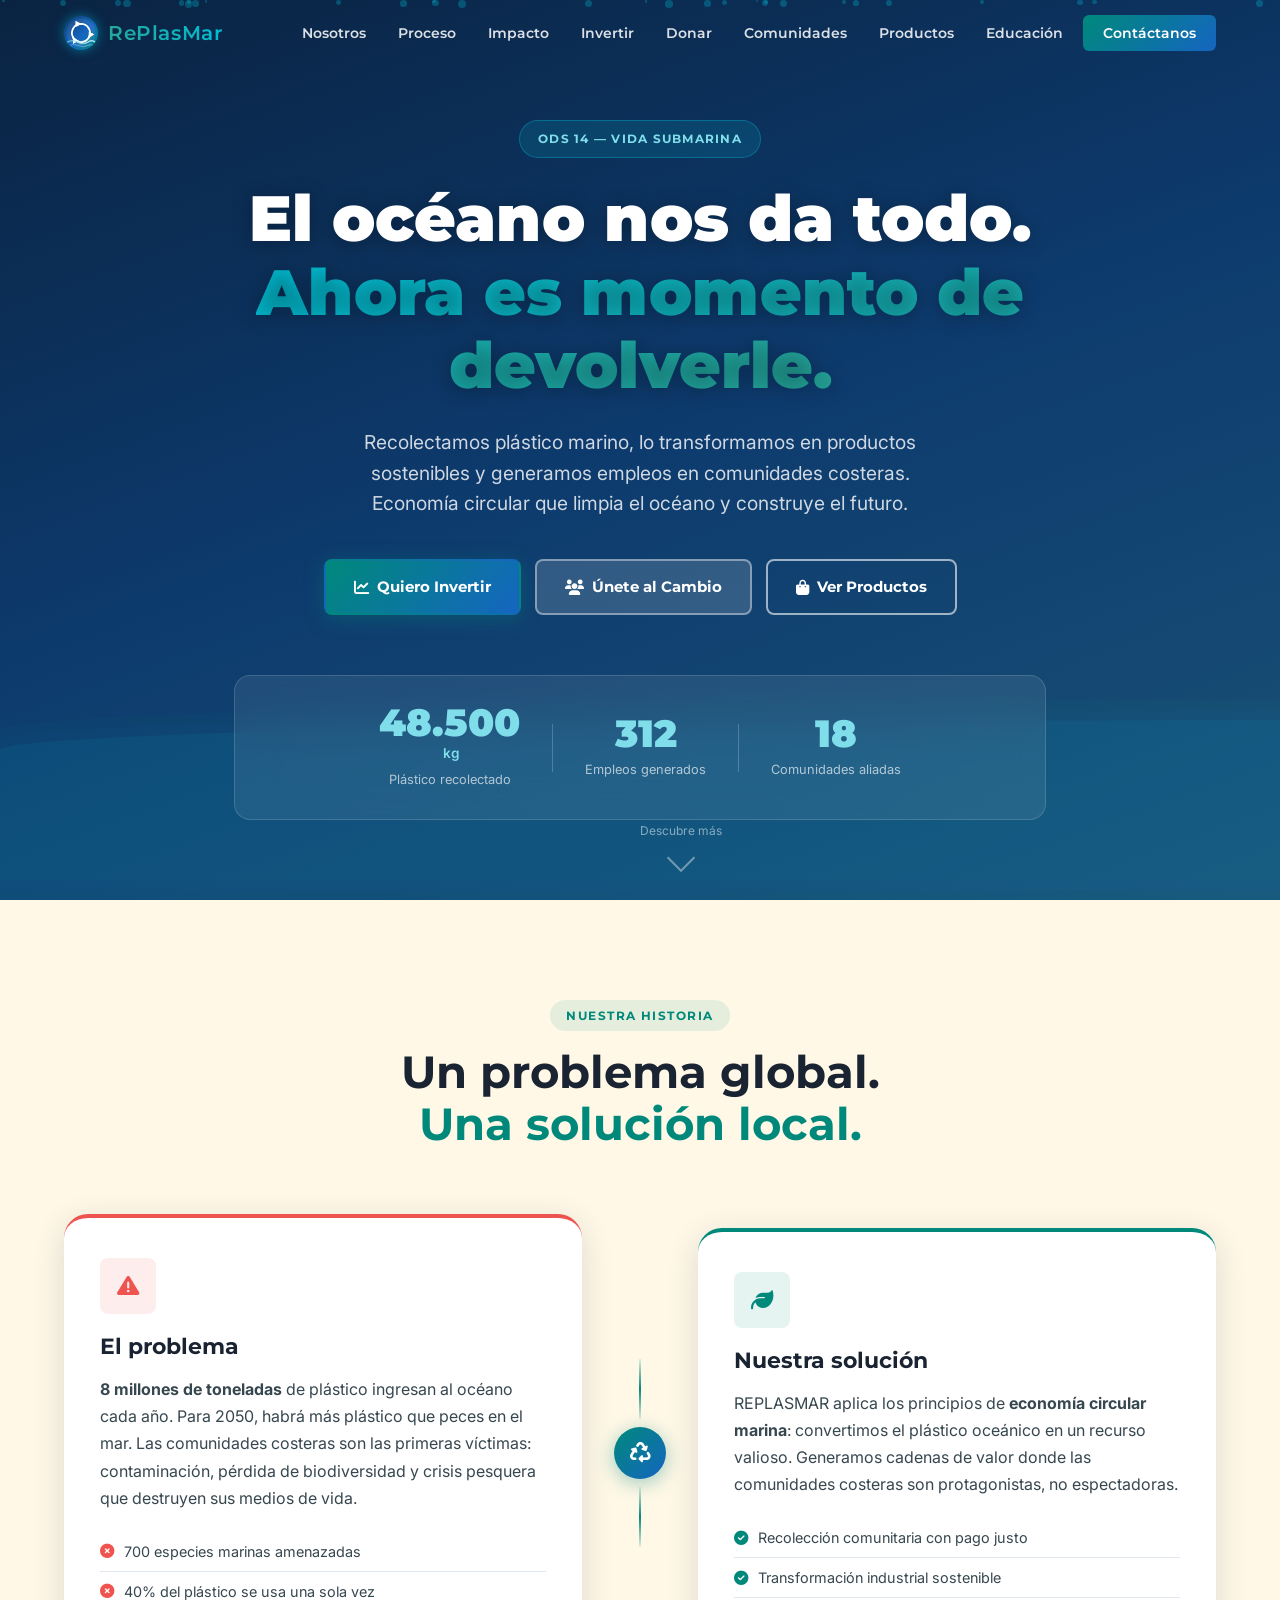
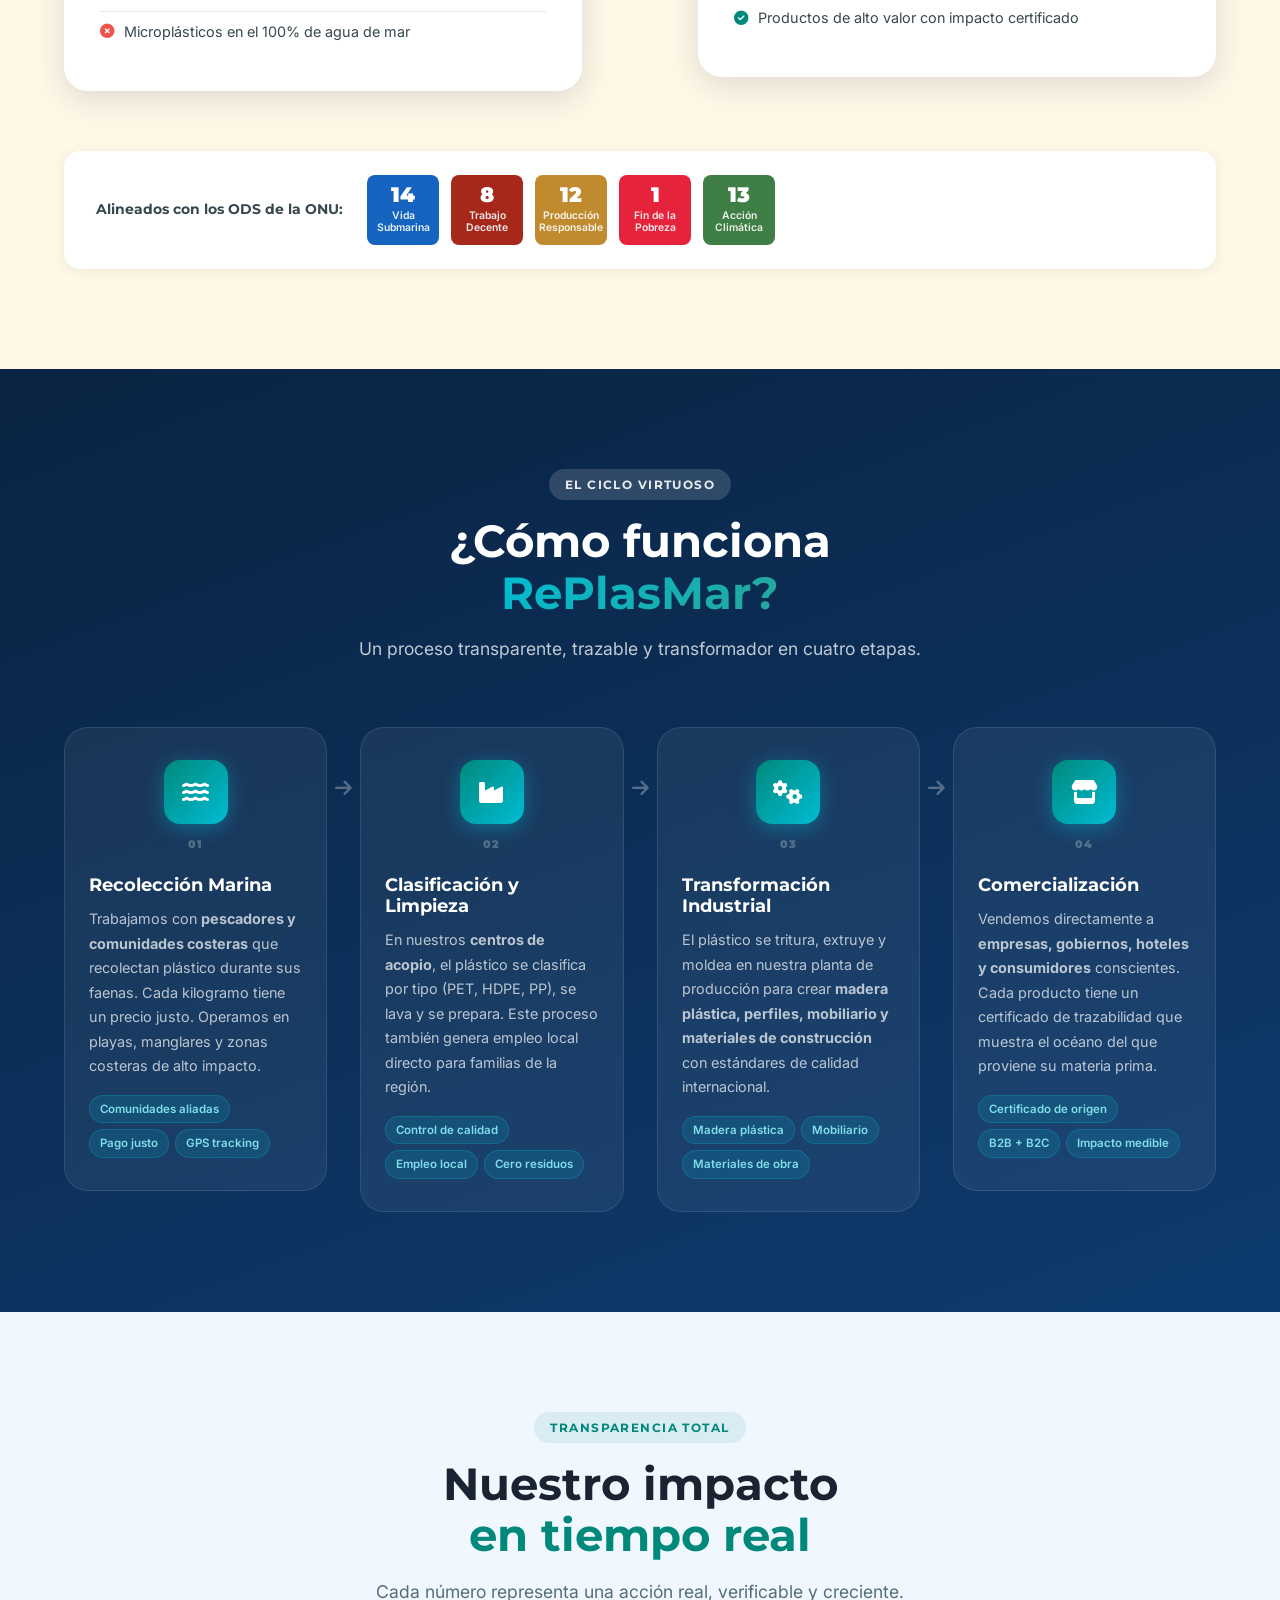
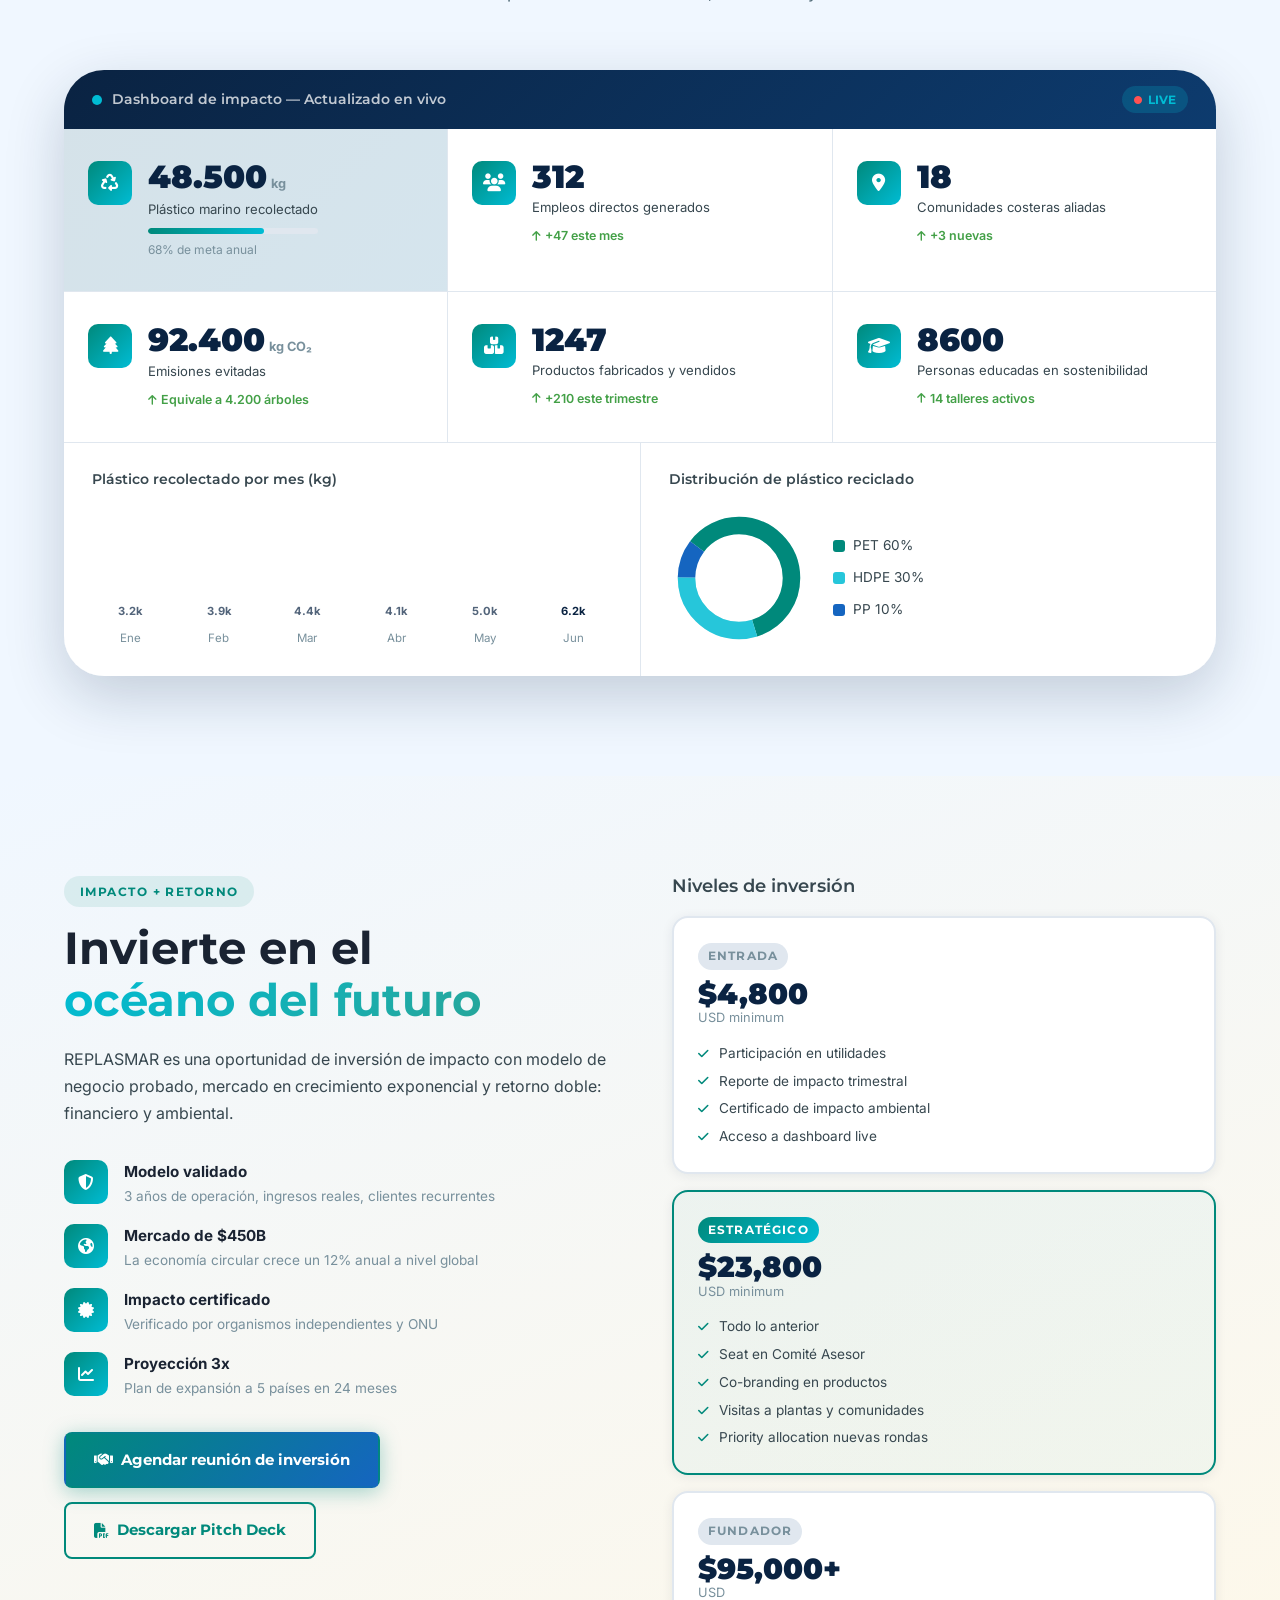
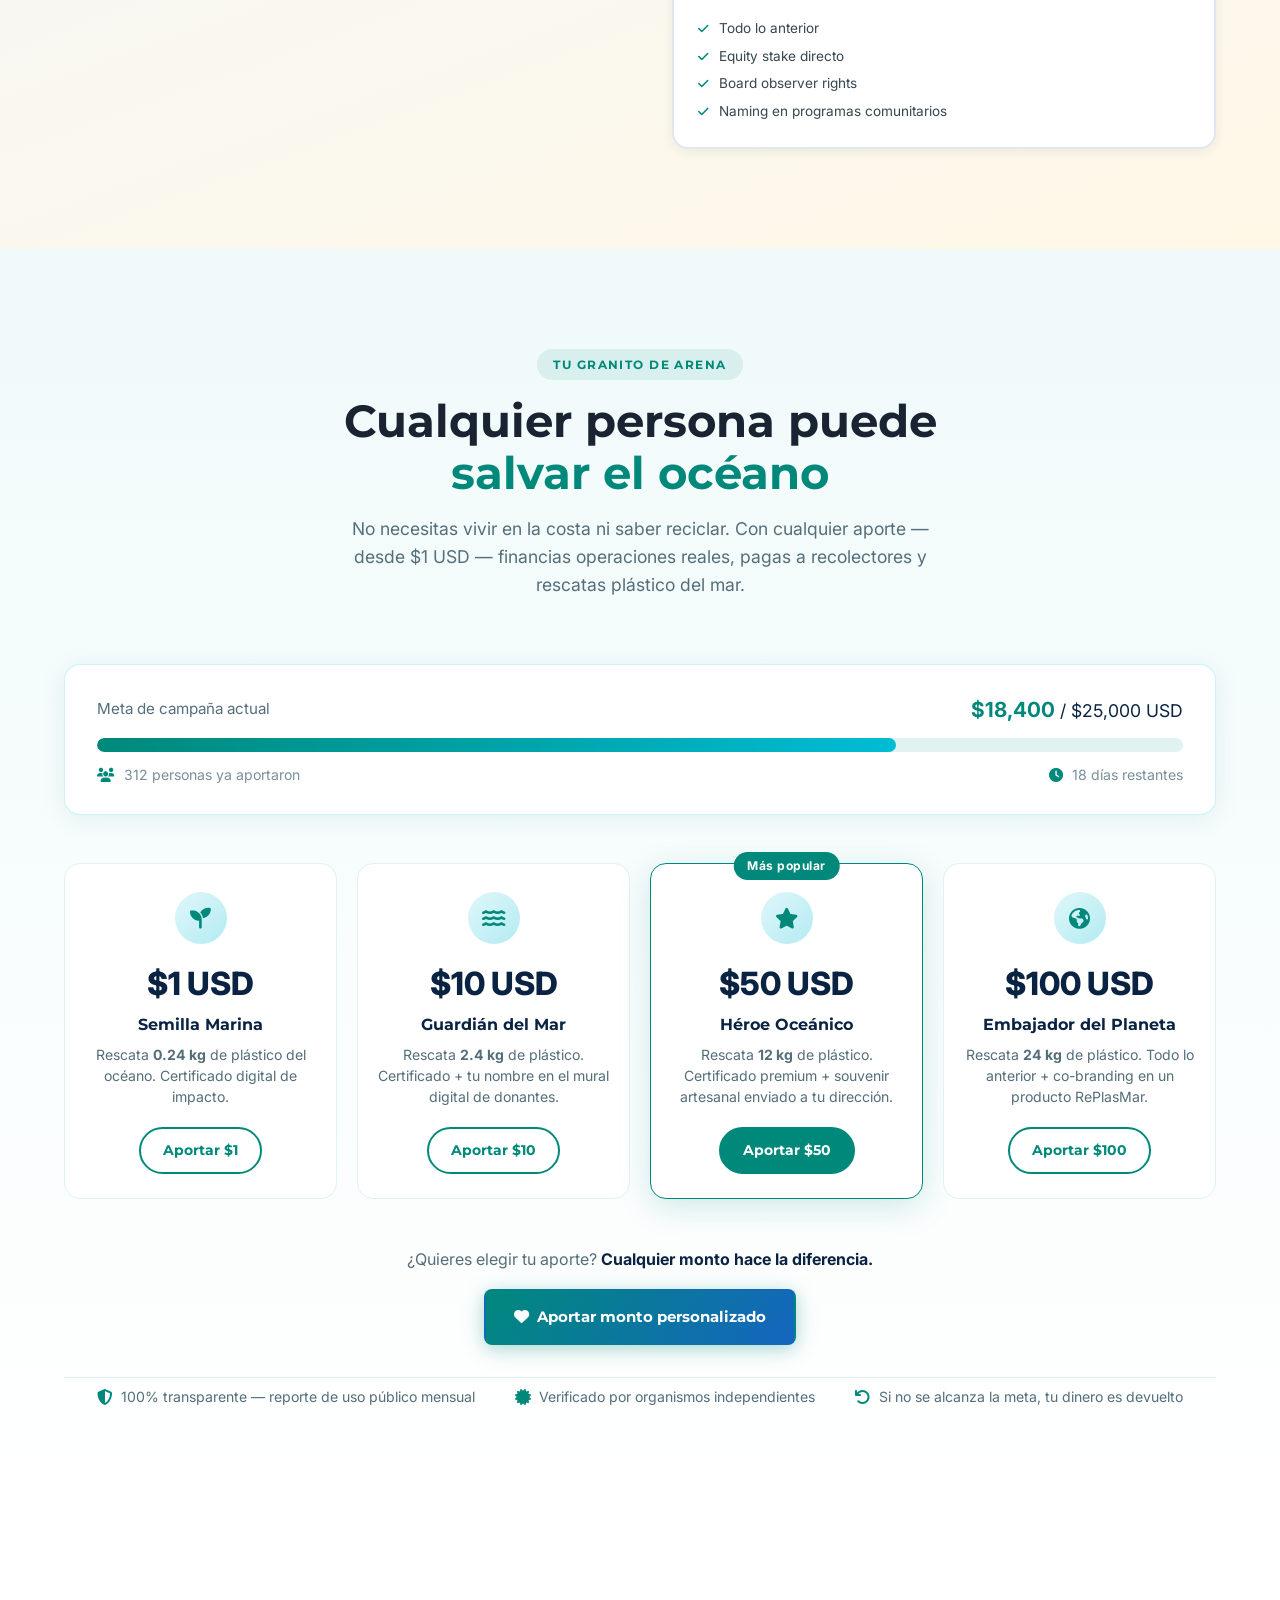
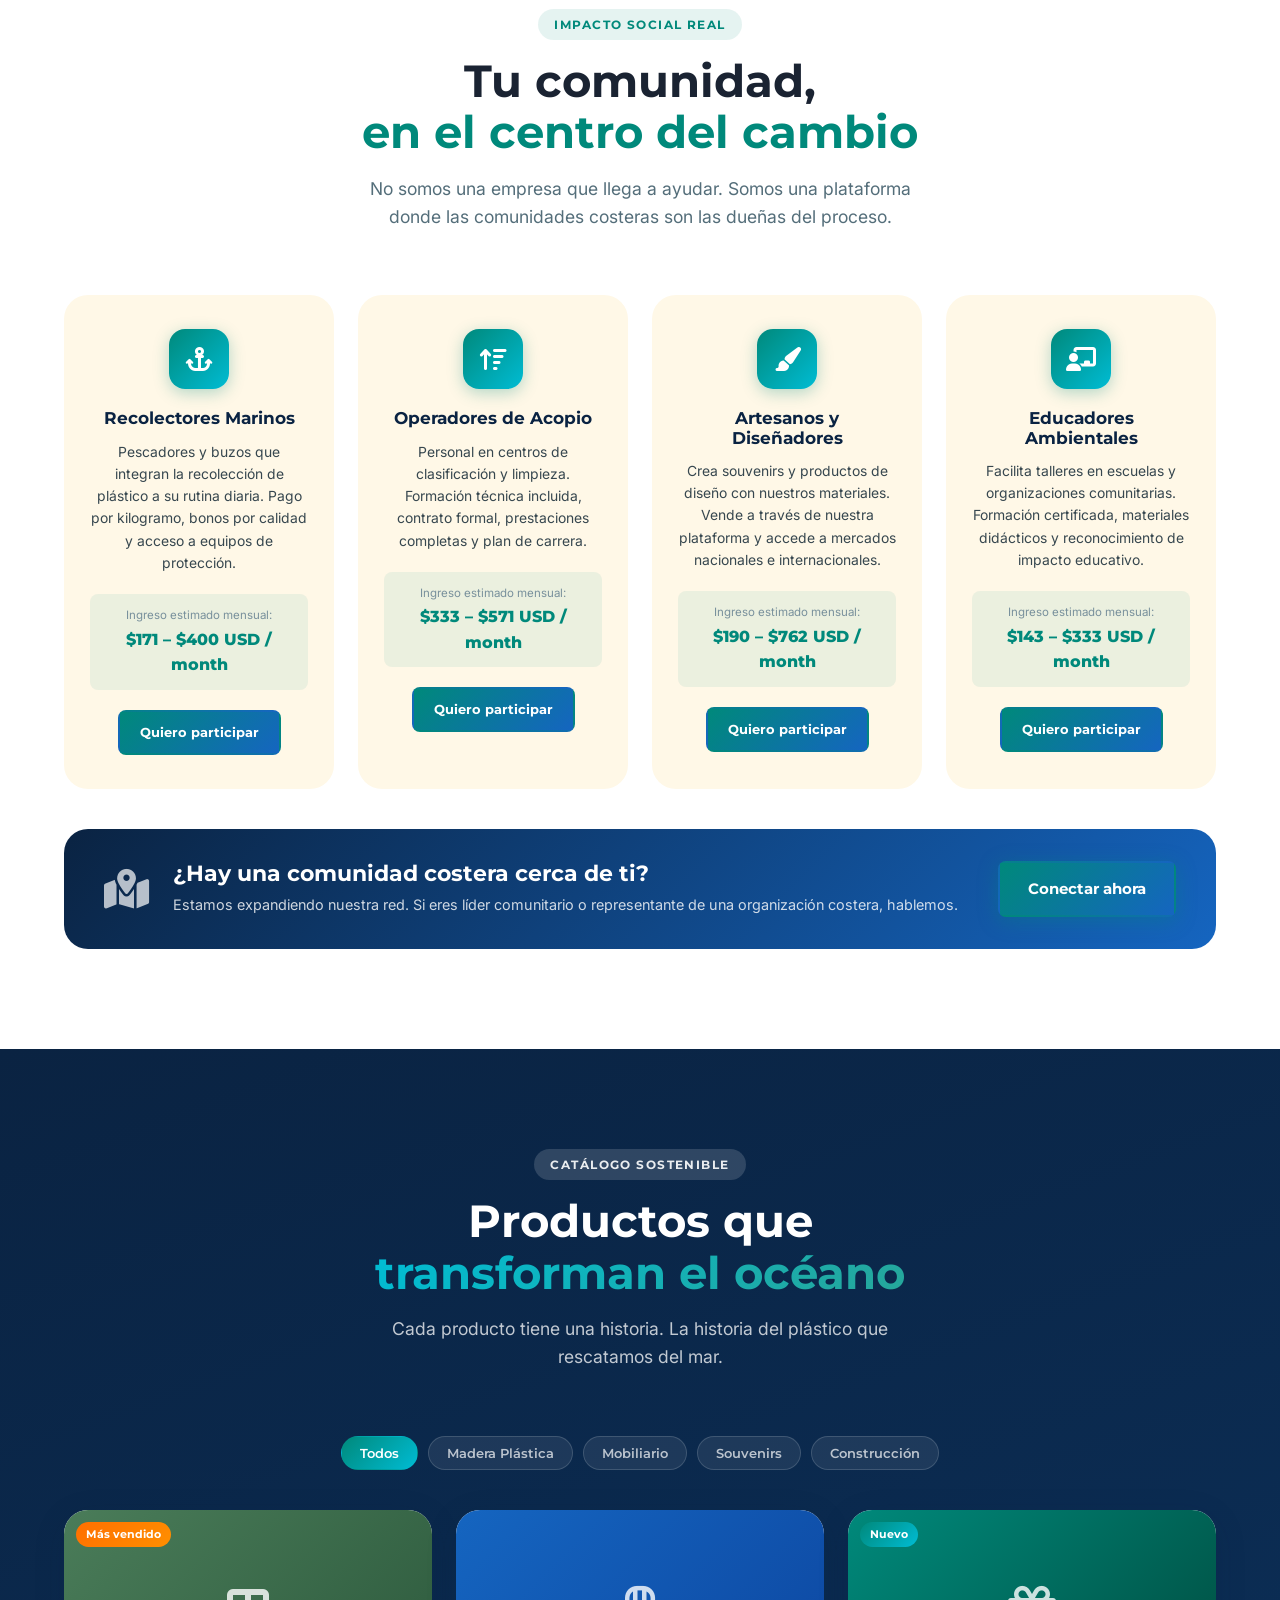
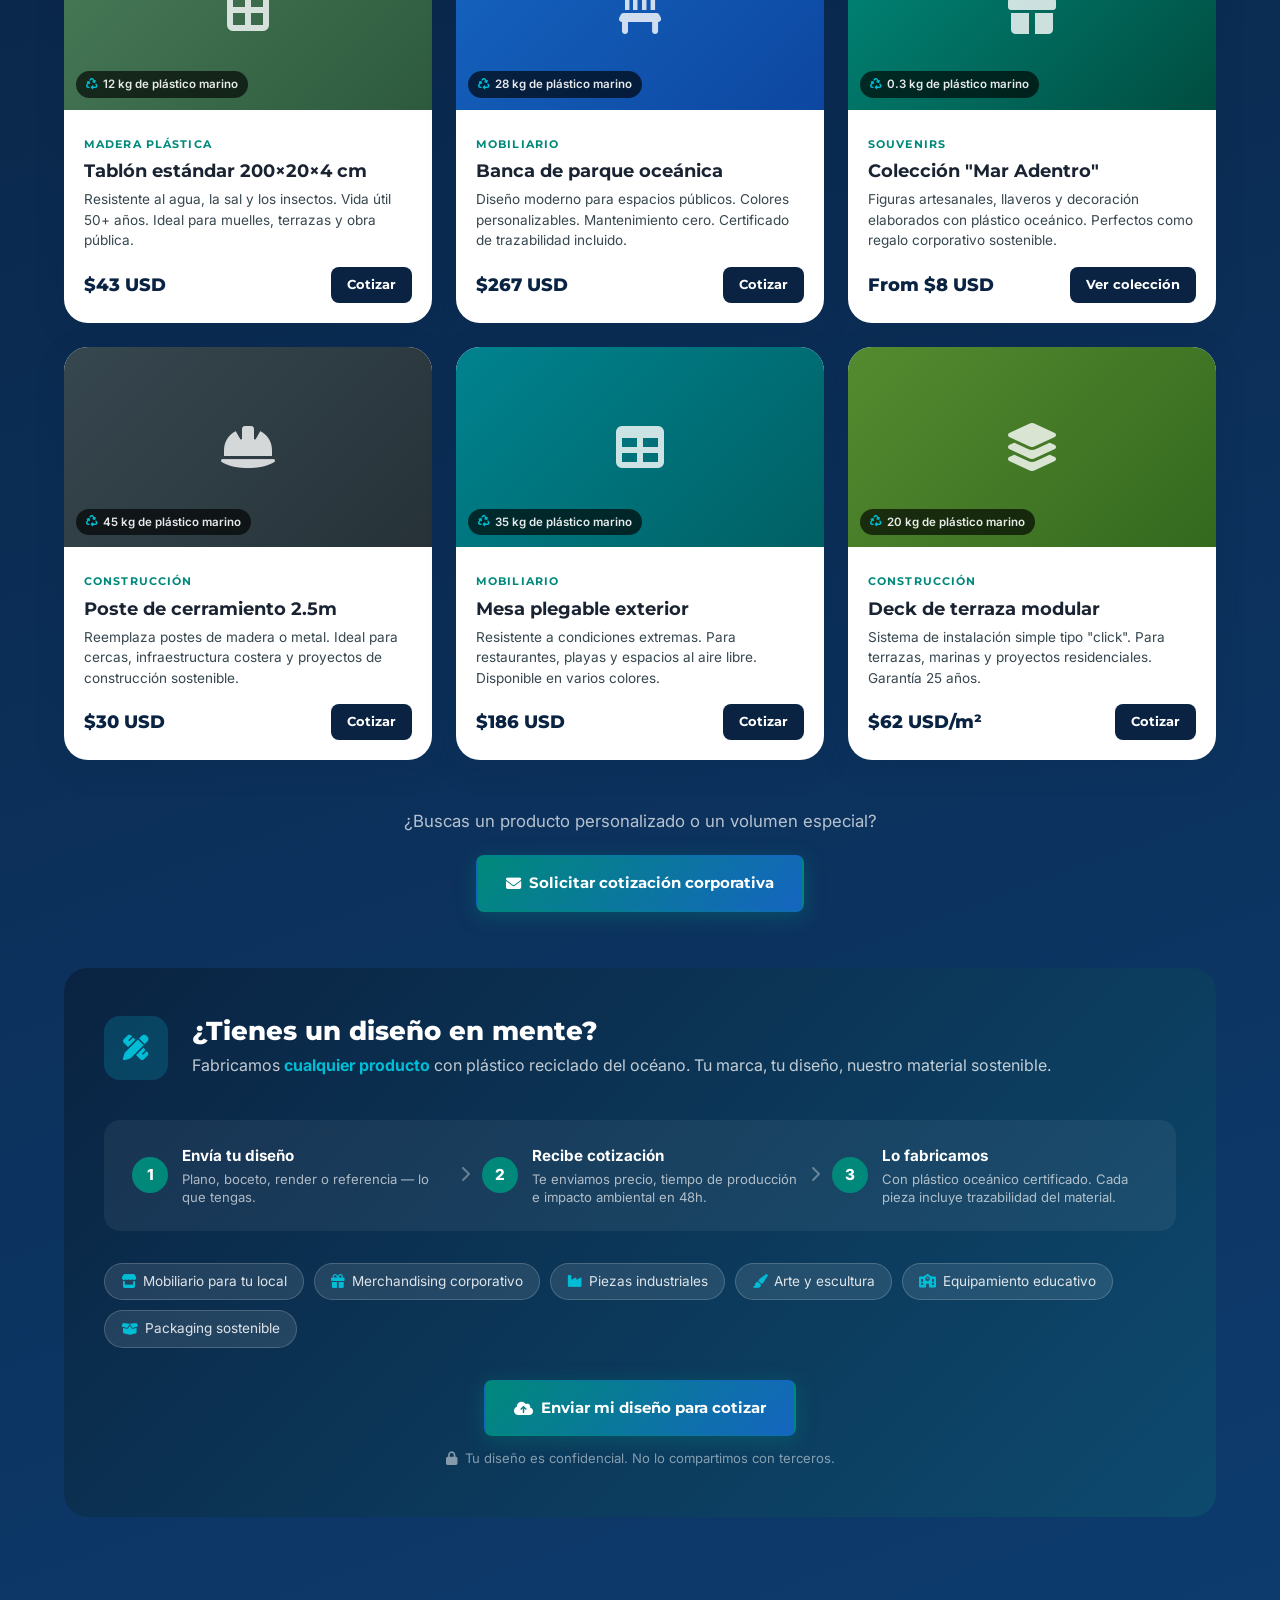
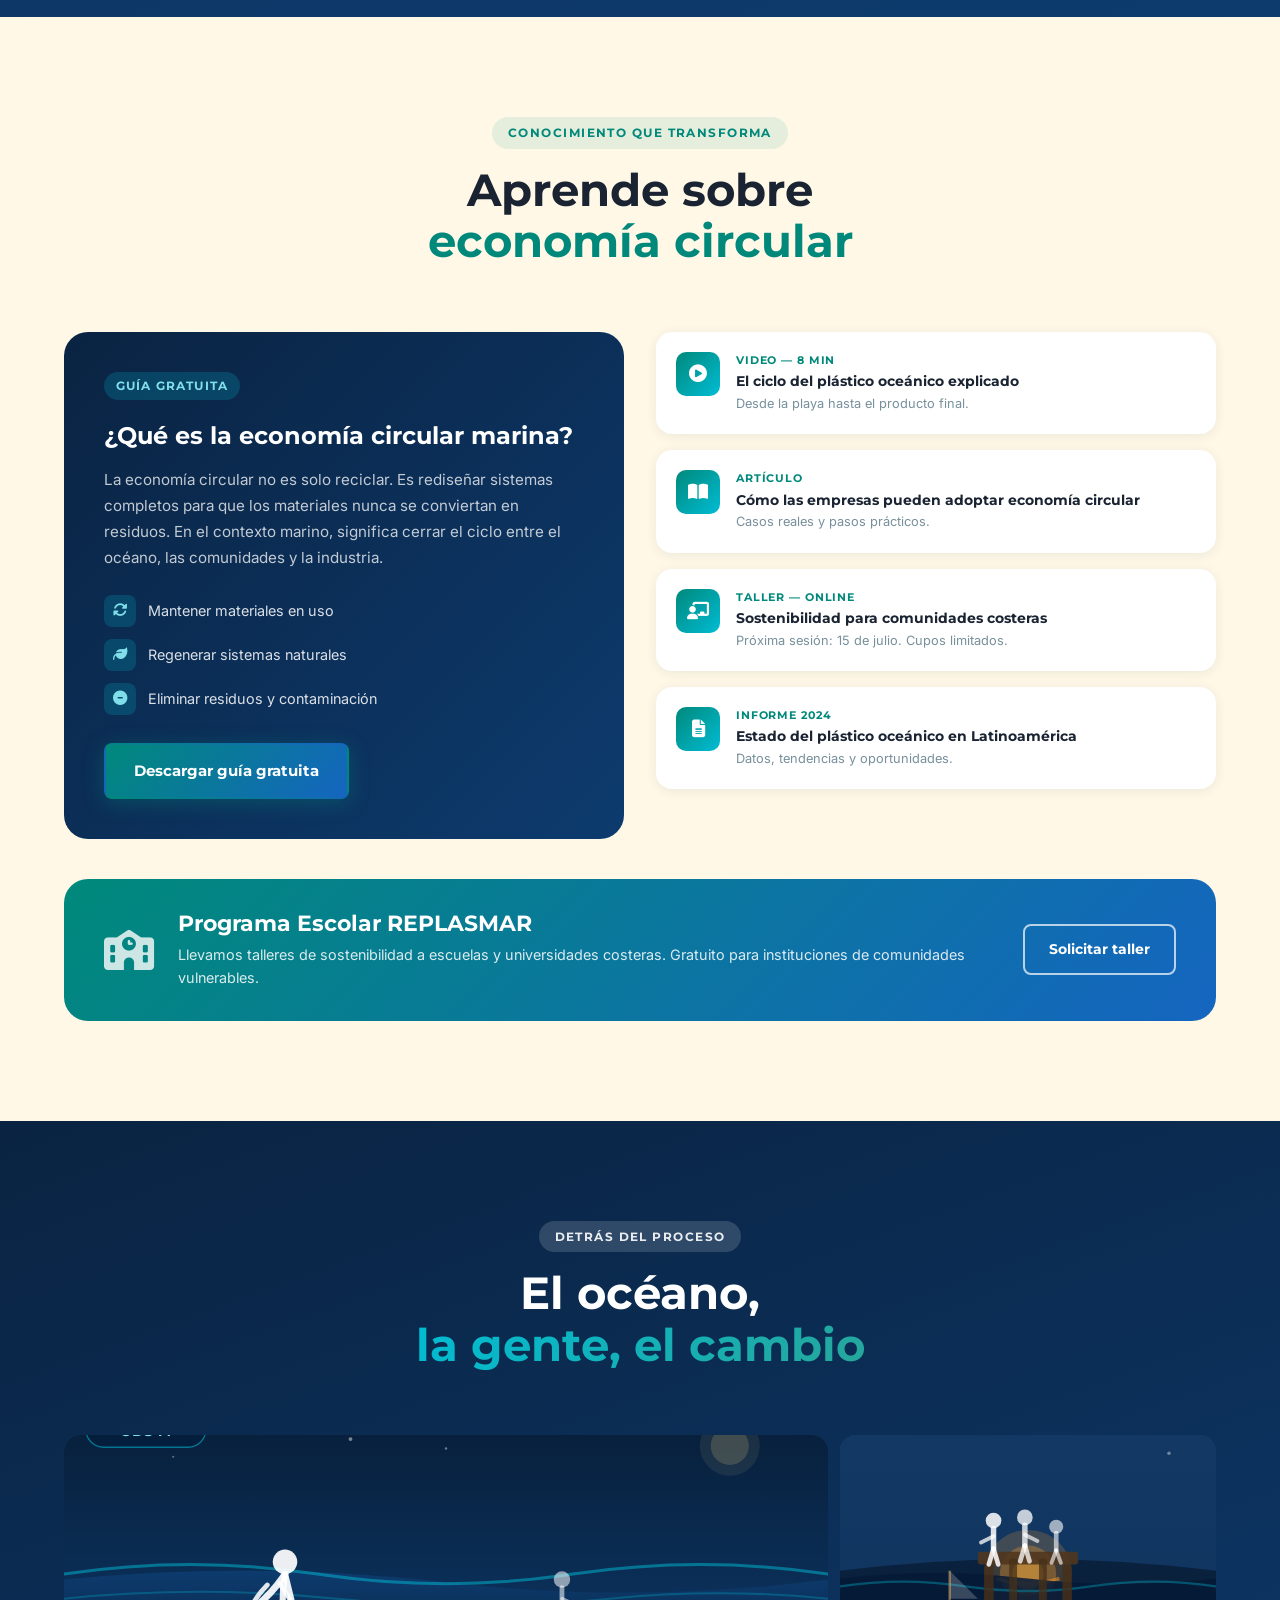
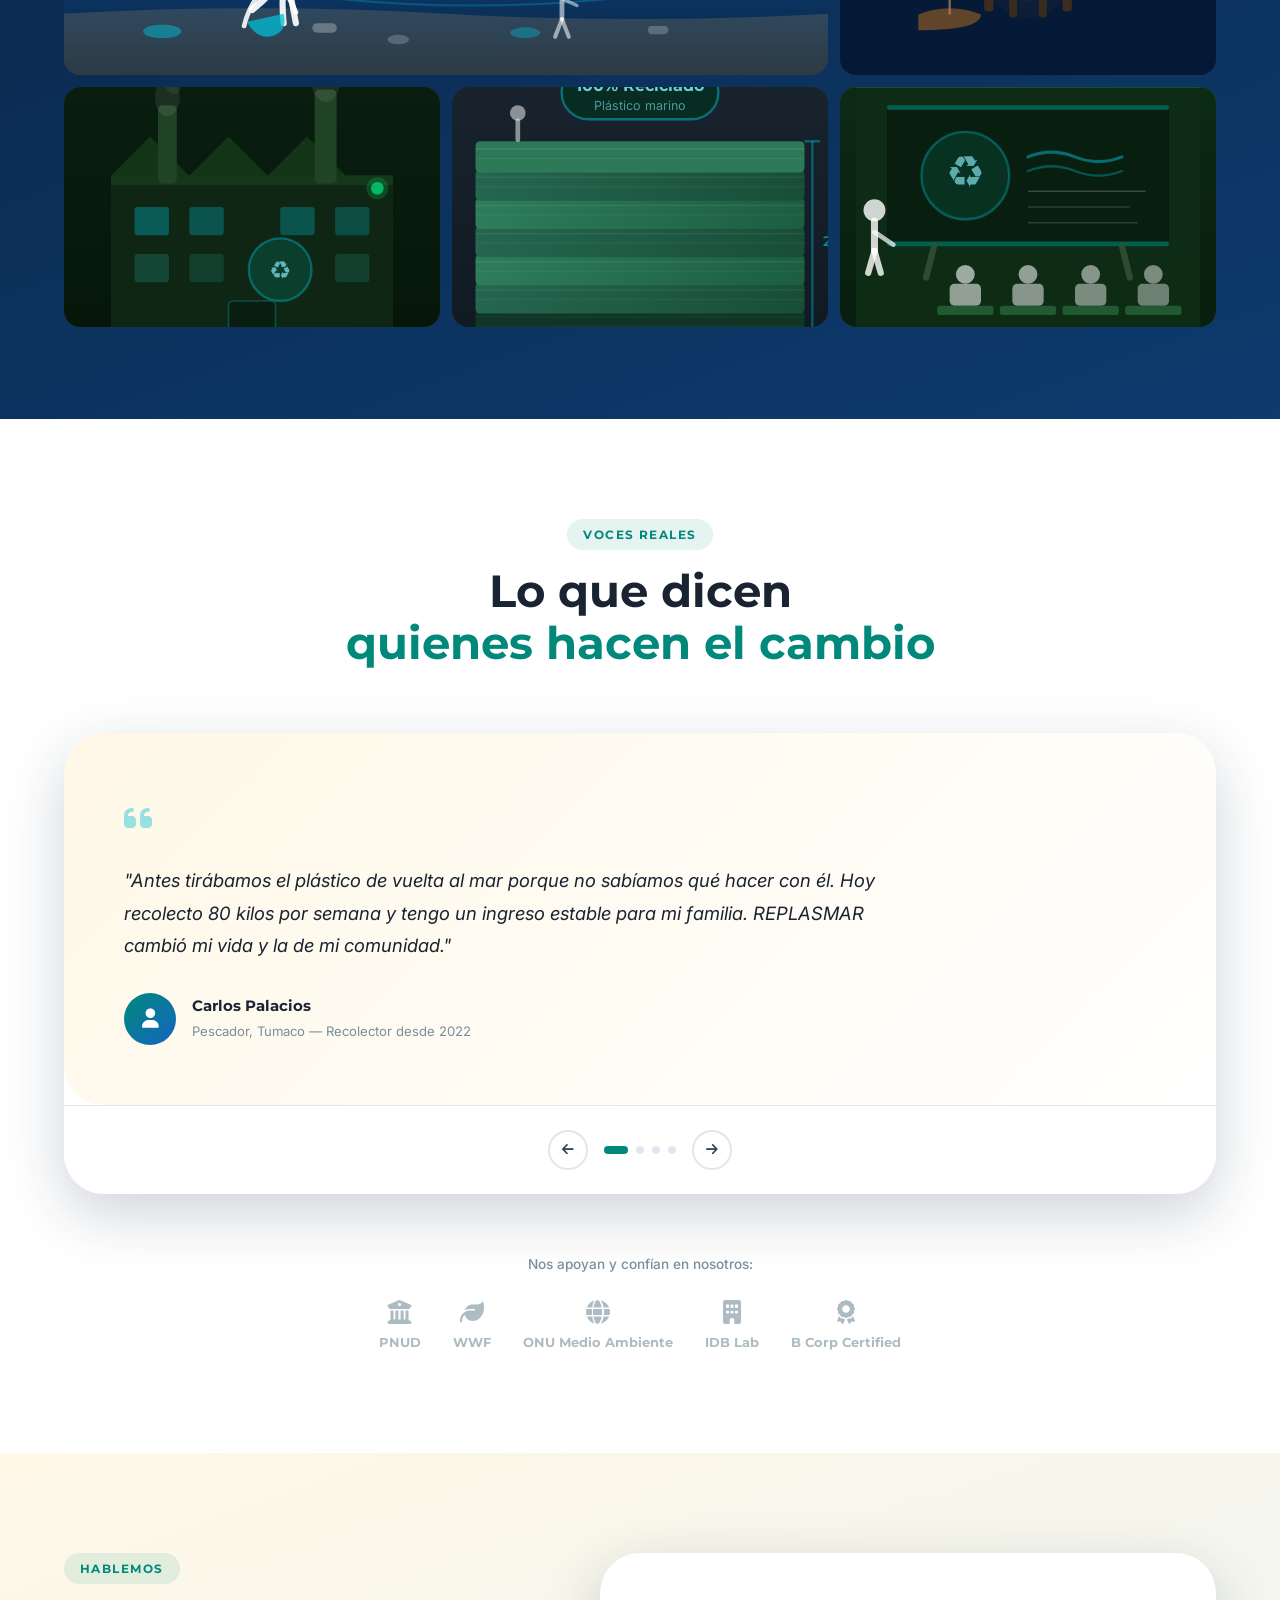
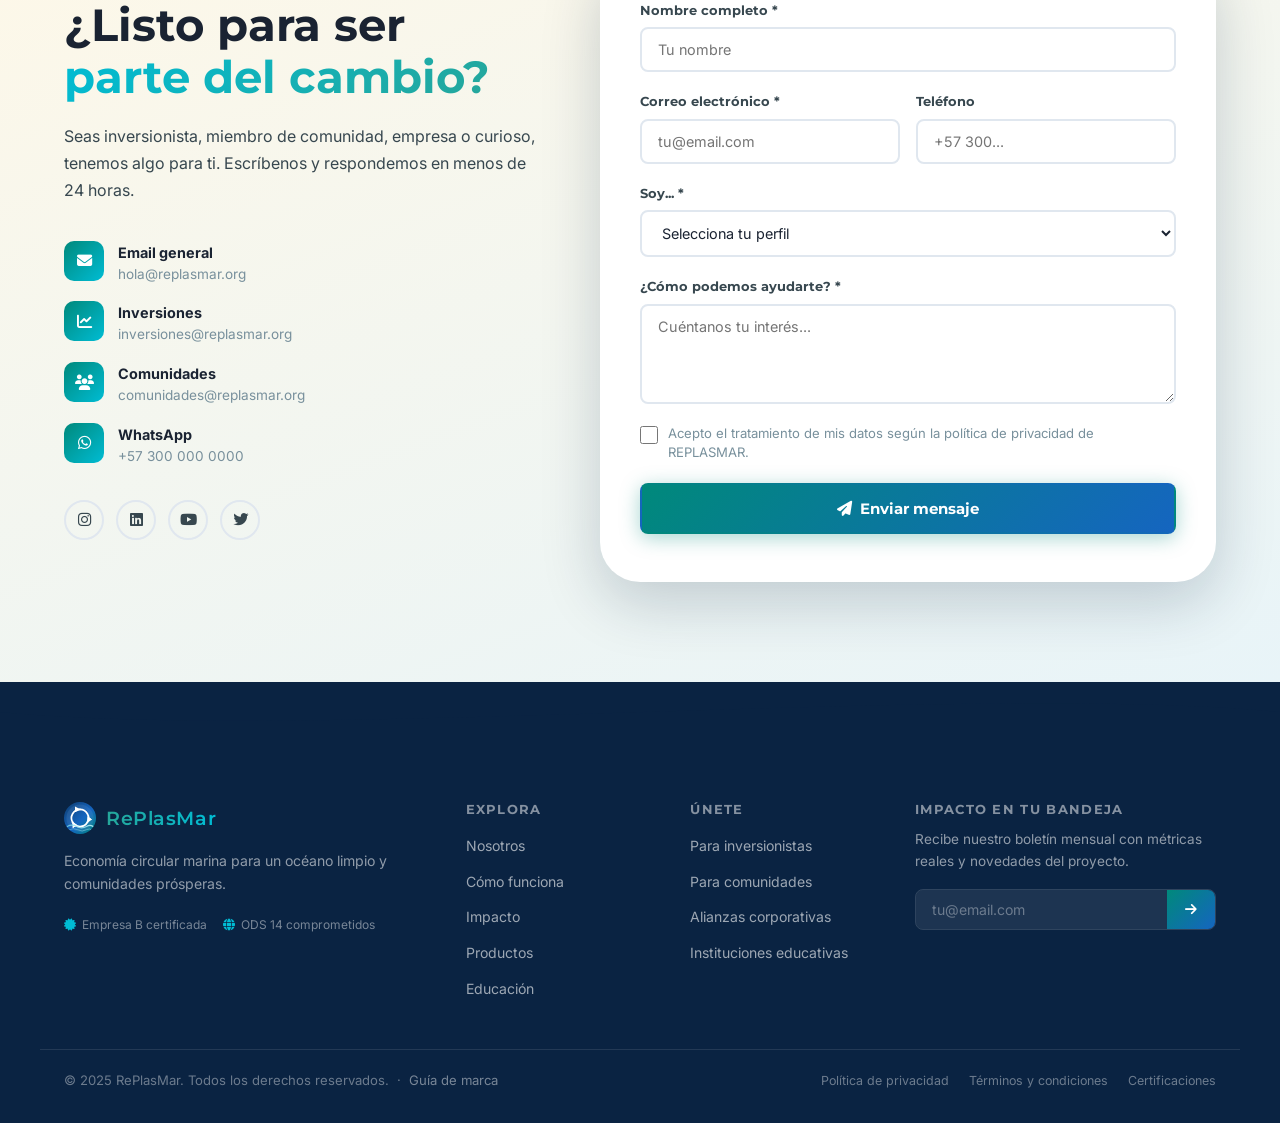
<file: index.html>
<!DOCTYPE html>
<html lang="es">
<head>
  <meta charset="UTF-8" />
  <meta name="viewport" content="width=device-width, initial-scale=1.0" />
  <meta name="description" content="RePlasMar — Transformamos el plástico del océano en productos sostenibles, empleos reales y futuro para las comunidades costeras." />
  <title>RePlasMar — Economía Circular Marina</title>
  <link rel="icon" href="logo.svg" type="image/svg+xml" />

  <!-- Fonts -->
  <link rel="preconnect" href="https://fonts.googleapis.com" />
  <link rel="preconnect" href="https://fonts.gstatic.com" crossorigin />
  <link href="https://fonts.googleapis.com/css2?family=Montserrat:wght@300;400;600;700;800;900&family=Inter:wght@300;400;500;600&display=swap" rel="stylesheet" />

  <!-- Icons -->
  <link rel="stylesheet" href="https://cdnjs.cloudflare.com/ajax/libs/font-awesome/6.5.0/css/all.min.css" />

  <link rel="stylesheet" href="styles.css" />
</head>
<body>

  <!-- ═══════════════════════════════════════════
       NAVIGATION
  ═══════════════════════════════════════════ -->
  <nav class="navbar" id="navbar">
    <div class="nav-container">
      <a href="#inicio" class="nav-logo">
        <img src="logo.svg" class="nav-logo-img" alt="RePlasMar" width="34" height="34" />
        <span class="logo-text">RePlasMar</span>
      </a>
      <ul class="nav-links" id="navLinks">
        <li><a href="#nosotros">Nosotros</a></li>
        <li><a href="#como-funciona">Proceso</a></li>
        <li><a href="#impacto">Impacto</a></li>
        <li><a href="#inversionistas">Invertir</a></li>
        <li><a href="#crowdfunding">Donar</a></li>
        <li><a href="#comunidades">Comunidades</a></li>
        <li><a href="#productos">Productos</a></li>
        <li><a href="#educacion">Educación</a></li>
        <li><a href="#contacto" class="nav-cta">Contáctanos</a></li>
      </ul>
      <button class="hamburger" id="hamburger" aria-label="Abrir menú">
        <span></span><span></span><span></span>
      </button>
    </div>
  </nav>

  <!-- ═══════════════════════════════════════════
       HERO SECTION
  ═══════════════════════════════════════════ -->
  <section id="inicio" class="hero">
    <div class="hero-bg">
      <div class="wave wave-1"></div>
      <div class="wave wave-2"></div>
      <div class="wave wave-3"></div>
      <div class="particles" id="particles"></div>
    </div>
    <div class="hero-content">
      <div class="hero-badge">
        <span>ODS 14 — Vida Submarina</span>
      </div>
      <h1 class="hero-title">
        El océano nos da todo.<br/>
        <span class="gradient-text">Ahora es momento de devolverle.</span>
      </h1>
      <p class="hero-subtitle">
        Recolectamos plástico marino, lo transformamos en productos sostenibles
        y generamos empleos en comunidades costeras. Economía circular que limpia
        el océano y construye el futuro.
      </p>
      <div class="hero-cta-group">
        <a href="#inversionistas" class="btn btn-primary">
          <i class="fas fa-chart-line"></i> Quiero Invertir
        </a>
        <a href="#comunidades" class="btn btn-secondary">
          <i class="fas fa-users"></i> Únete al Cambio
        </a>
        <a href="#productos" class="btn btn-outline">
          <i class="fas fa-shopping-bag"></i> Ver Productos
        </a>
      </div>
      <div class="hero-stats">
        <div class="hero-stat">
          <span class="stat-num" data-target="48500">0</span>
          <span class="stat-unit">kg</span>
          <span class="stat-label">Plástico recolectado</span>
        </div>
        <div class="hero-stat-divider"></div>
        <div class="hero-stat">
          <span class="stat-num" data-target="312">0</span>
          <span class="stat-label">Empleos generados</span>
        </div>
        <div class="hero-stat-divider"></div>
        <div class="hero-stat">
          <span class="stat-num" data-target="18">0</span>
          <span class="stat-label">Comunidades aliadas</span>
        </div>
      </div>
    </div>
    <div class="hero-scroll-indicator">
      <span>Descubre más</span>
      <div class="scroll-arrow"></div>
    </div>
  </section>

  <!-- ═══════════════════════════════════════════
       SOBRE NOSOTROS
  ═══════════════════════════════════════════ -->
  <section id="nosotros" class="section about">
    <div class="container">
      <div class="section-header">
        <span class="section-tag">Nuestra historia</span>
        <h2>Un problema global.<br/><span class="text-accent">Una solución local.</span></h2>
      </div>

      <div class="about-grid">
        <div class="about-problem fade-in">
          <div class="about-card problem-card">
            <div class="about-icon">
              <i class="fas fa-exclamation-triangle"></i>
            </div>
            <h3>El problema</h3>
            <p>
              <strong>8 millones de toneladas</strong> de plástico ingresan al océano cada año.
              Para 2050, habrá más plástico que peces en el mar. Las comunidades costeras
              son las primeras víctimas: contaminación, pérdida de biodiversidad y crisis
              pesquera que destruyen sus medios de vida.
            </p>
            <ul class="problem-list">
              <li><i class="fas fa-times-circle"></i> 700 especies marinas amenazadas</li>
              <li><i class="fas fa-times-circle"></i> 40% del plástico se usa una sola vez</li>
              <li><i class="fas fa-times-circle"></i> Microplásticos en el 100% de agua de mar</li>
            </ul>
          </div>
        </div>

        <div class="about-connector fade-in">
          <div class="connector-line"></div>
          <div class="connector-icon">
            <i class="fas fa-recycle"></i>
          </div>
          <div class="connector-line"></div>
        </div>

        <div class="about-solution fade-in">
          <div class="about-card solution-card">
            <div class="about-icon solution-icon">
              <i class="fas fa-leaf"></i>
            </div>
            <h3>Nuestra solución</h3>
            <p>
              REPLASMAR aplica los principios de <strong>economía circular marina</strong>:
              convertimos el plástico oceánico en un recurso valioso. Generamos cadenas
              de valor donde las comunidades costeras son protagonistas, no espectadoras.
            </p>
            <ul class="solution-list">
              <li><i class="fas fa-check-circle"></i> Recolección comunitaria con pago justo</li>
              <li><i class="fas fa-check-circle"></i> Transformación industrial sostenible</li>
              <li><i class="fas fa-check-circle"></i> Productos de alto valor con impacto certificado</li>
            </ul>
          </div>
        </div>
      </div>

      <div class="ods-banner fade-in">
        <span class="ods-label">Alineados con los ODS de la ONU:</span>
        <div class="ods-badges">
          <div class="ods-badge ods-14">
            <span class="ods-num">14</span>
            <span class="ods-name">Vida Submarina</span>
          </div>
          <div class="ods-badge ods-8">
            <span class="ods-num">8</span>
            <span class="ods-name">Trabajo Decente</span>
          </div>
          <div class="ods-badge ods-12">
            <span class="ods-num">12</span>
            <span class="ods-name">Producción Responsable</span>
          </div>
          <div class="ods-badge ods-1">
            <span class="ods-num">1</span>
            <span class="ods-name">Fin de la Pobreza</span>
          </div>
          <div class="ods-badge ods-13">
            <span class="ods-num">13</span>
            <span class="ods-name">Acción Climática</span>
          </div>
        </div>
      </div>
    </div>
  </section>

  <!-- ═══════════════════════════════════════════
       CÓMO FUNCIONA
  ═══════════════════════════════════════════ -->
  <section id="como-funciona" class="section process">
    <div class="container">
      <div class="section-header light">
        <span class="section-tag">El ciclo virtuoso</span>
        <h2>¿Cómo funciona<br/><span class="gradient-text">RePlasMar?</span></h2>
        <p class="section-desc">Un proceso transparente, trazable y transformador en cuatro etapas.</p>
      </div>

      <div class="process-timeline">
        <div class="process-step fade-in" data-step="01">
          <div class="step-visual">
            <div class="step-icon-wrap">
              <i class="fas fa-water"></i>
            </div>
            <div class="step-number">01</div>
          </div>
          <div class="step-content">
            <h3>Recolección Marina</h3>
            <p>
              Trabajamos con <strong>pescadores y comunidades costeras</strong> que recolectan
              plástico durante sus faenas. Cada kilogramo tiene un precio justo.
              Operamos en playas, manglares y zonas costeras de alto impacto.
            </p>
            <div class="step-tags">
              <span>Comunidades aliadas</span>
              <span>Pago justo</span>
              <span>GPS tracking</span>
            </div>
          </div>
        </div>

        <div class="process-connector">
          <i class="fas fa-arrow-right"></i>
        </div>

        <div class="process-step fade-in" data-step="02">
          <div class="step-visual">
            <div class="step-icon-wrap">
              <i class="fas fa-industry"></i>
            </div>
            <div class="step-number">02</div>
          </div>
          <div class="step-content">
            <h3>Clasificación y Limpieza</h3>
            <p>
              En nuestros <strong>centros de acopio</strong>, el plástico se clasifica
              por tipo (PET, HDPE, PP), se lava y se prepara. Este proceso también
              genera empleo local directo para familias de la región.
            </p>
            <div class="step-tags">
              <span>Control de calidad</span>
              <span>Empleo local</span>
              <span>Cero residuos</span>
            </div>
          </div>
        </div>

        <div class="process-connector">
          <i class="fas fa-arrow-right"></i>
        </div>

        <div class="process-step fade-in" data-step="03">
          <div class="step-visual">
            <div class="step-icon-wrap">
              <i class="fas fa-cogs"></i>
            </div>
            <div class="step-number">03</div>
          </div>
          <div class="step-content">
            <h3>Transformación Industrial</h3>
            <p>
              El plástico se tritura, extruye y moldea en nuestra planta de producción
              para crear <strong>madera plástica, perfiles, mobiliario y materiales
              de construcción</strong> con estándares de calidad internacional.
            </p>
            <div class="step-tags">
              <span>Madera plástica</span>
              <span>Mobiliario</span>
              <span>Materiales de obra</span>
            </div>
          </div>
        </div>

        <div class="process-connector">
          <i class="fas fa-arrow-right"></i>
        </div>

        <div class="process-step fade-in" data-step="04">
          <div class="step-visual">
            <div class="step-icon-wrap">
              <i class="fas fa-store"></i>
            </div>
            <div class="step-number">04</div>
          </div>
          <div class="step-content">
            <h3>Comercialización</h3>
            <p>
              Vendemos directamente a <strong>empresas, gobiernos, hoteles y
              consumidores</strong> conscientes. Cada producto tiene un certificado
              de trazabilidad que muestra el océano del que proviene su materia prima.
            </p>
            <div class="step-tags">
              <span>Certificado de origen</span>
              <span>B2B + B2C</span>
              <span>Impacto medible</span>
            </div>
          </div>
        </div>
      </div>
    </div>
  </section>

  <!-- ═══════════════════════════════════════════
       IMPACTO — DASHBOARD
  ═══════════════════════════════════════════ -->
  <section id="impacto" class="section impact">
    <div class="container">
      <div class="section-header">
        <span class="section-tag">Transparencia total</span>
        <h2>Nuestro impacto<br/><span class="text-accent">en tiempo real</span></h2>
        <p class="section-desc" style="color: #546e7a;">Cada número representa una acción real, verificable y creciente.</p>
      </div>

      <div class="impact-dashboard fade-in">
        <div class="dashboard-header">
          <div class="dashboard-dot active"></div>
          <span>Dashboard de impacto — Actualizado en vivo</span>
          <span class="live-badge"><i class="fas fa-circle"></i> LIVE</span>
        </div>

        <div class="metrics-grid">
          <div class="metric-card metric-primary">
            <div class="metric-icon"><i class="fas fa-recycle"></i></div>
            <div class="metric-data">
              <div class="metric-value">
                <span class="counter" data-target="48500">0</span>
                <span class="metric-unit">kg</span>
              </div>
              <div class="metric-label">Plástico marino recolectado</div>
              <div class="metric-progress">
                <div class="progress-bar" style="--progress: 68%"></div>
                <span>68% de meta anual</span>
              </div>
            </div>
          </div>

          <div class="metric-card">
            <div class="metric-icon"><i class="fas fa-users"></i></div>
            <div class="metric-data">
              <div class="metric-value">
                <span class="counter" data-target="312">0</span>
              </div>
              <div class="metric-label">Empleos directos generados</div>
              <div class="metric-trend up"><i class="fas fa-arrow-up"></i> +47 este mes</div>
            </div>
          </div>

          <div class="metric-card">
            <div class="metric-icon"><i class="fas fa-map-marker-alt"></i></div>
            <div class="metric-data">
              <div class="metric-value">
                <span class="counter" data-target="18">0</span>
              </div>
              <div class="metric-label">Comunidades costeras aliadas</div>
              <div class="metric-trend up"><i class="fas fa-arrow-up"></i> +3 nuevas</div>
            </div>
          </div>

          <div class="metric-card">
            <div class="metric-icon"><i class="fas fa-tree"></i></div>
            <div class="metric-data">
              <div class="metric-value">
                <span class="counter" data-target="92400">0</span>
                <span class="metric-unit">kg CO₂</span>
              </div>
              <div class="metric-label">Emisiones evitadas</div>
              <div class="metric-trend up"><i class="fas fa-arrow-up"></i> Equivale a 4.200 árboles</div>
            </div>
          </div>

          <div class="metric-card">
            <div class="metric-icon"><i class="fas fa-boxes"></i></div>
            <div class="metric-data">
              <div class="metric-value">
                <span class="counter" data-target="1247">0</span>
              </div>
              <div class="metric-label">Productos fabricados y vendidos</div>
              <div class="metric-trend up"><i class="fas fa-arrow-up"></i> +210 este trimestre</div>
            </div>
          </div>

          <div class="metric-card">
            <div class="metric-icon"><i class="fas fa-graduation-cap"></i></div>
            <div class="metric-data">
              <div class="metric-value">
                <span class="counter" data-target="8600">0</span>
              </div>
              <div class="metric-label">Personas educadas en sostenibilidad</div>
              <div class="metric-trend up"><i class="fas fa-arrow-up"></i> 14 talleres activos</div>
            </div>
          </div>
        </div>

        <div class="impact-chart-section">
          <div class="chart-card">
            <h4>Plástico recolectado por mes (kg)</h4>
            <div class="bar-chart">
              <div class="bar-group">
                <div class="bar" style="--height: 45%"><span class="bar-val">3.2k</span></div>
                <span class="bar-label">Ene</span>
              </div>
              <div class="bar-group">
                <div class="bar" style="--height: 55%"><span class="bar-val">3.9k</span></div>
                <span class="bar-label">Feb</span>
              </div>
              <div class="bar-group">
                <div class="bar" style="--height: 62%"><span class="bar-val">4.4k</span></div>
                <span class="bar-label">Mar</span>
              </div>
              <div class="bar-group">
                <div class="bar" style="--height: 58%"><span class="bar-val">4.1k</span></div>
                <span class="bar-label">Abr</span>
              </div>
              <div class="bar-group">
                <div class="bar" style="--height: 70%"><span class="bar-val">5.0k</span></div>
                <span class="bar-label">May</span>
              </div>
              <div class="bar-group">
                <div class="bar active" style="--height: 88%"><span class="bar-val">6.2k</span></div>
                <span class="bar-label">Jun</span>
              </div>
            </div>
          </div>

          <div class="chart-card">
            <h4>Distribución de plástico reciclado</h4>
            <div class="donut-chart">
              <svg viewBox="0 0 160 160" class="donut-svg">
                <circle cx="80" cy="80" r="60" fill="none" stroke="#e0f2f1" stroke-width="20"/>
                <circle cx="80" cy="80" r="60" fill="none" stroke="#00897b" stroke-width="20"
                  stroke-dasharray="226 151" stroke-dashoffset="56" class="donut-segment"/>
                <circle cx="80" cy="80" r="60" fill="none" stroke="#26c6da" stroke-width="20"
                  stroke-dasharray="113 264" stroke-dashoffset="-170" class="donut-segment"/>
                <circle cx="80" cy="80" r="60" fill="none" stroke="#1565c0" stroke-width="20"
                  stroke-dasharray="38 339" stroke-dashoffset="-283" class="donut-segment"/>
              </svg>
              <div class="donut-legend">
                <div class="legend-item"><span style="background:#00897b"></span>PET 60%</div>
                <div class="legend-item"><span style="background:#26c6da"></span>HDPE 30%</div>
                <div class="legend-item"><span style="background:#1565c0"></span>PP 10%</div>
              </div>
            </div>
          </div>
        </div>
      </div>
    </div>
  </section>

  <!-- ═══════════════════════════════════════════
       PARA INVERSIONISTAS
  ═══════════════════════════════════════════ -->
  <section id="inversionistas" class="section investors">
    <div class="container">
      <div class="investors-grid">
        <div class="investors-content fade-in">
          <span class="section-tag">Impacto + Retorno</span>
          <h2>Invierte en el<br/><span class="gradient-text">océano del futuro</span></h2>
          <p>
            REPLASMAR es una oportunidad de inversión de impacto con modelo de negocio
            probado, mercado en crecimiento exponencial y retorno doble: financiero y ambiental.
          </p>

          <div class="value-props">
            <div class="value-prop">
              <div class="vp-icon"><i class="fas fa-shield-alt"></i></div>
              <div class="vp-text">
                <strong>Modelo validado</strong>
                <span>3 años de operación, ingresos reales, clientes recurrentes</span>
              </div>
            </div>
            <div class="value-prop">
              <div class="vp-icon"><i class="fas fa-globe-americas"></i></div>
              <div class="vp-text">
                <strong>Mercado de $450B</strong>
                <span>La economía circular crece un 12% anual a nivel global</span>
              </div>
            </div>
            <div class="value-prop">
              <div class="vp-icon"><i class="fas fa-certificate"></i></div>
              <div class="vp-text">
                <strong>Impacto certificado</strong>
                <span>Verificado por organismos independientes y ONU</span>
              </div>
            </div>
            <div class="value-prop">
              <div class="vp-icon"><i class="fas fa-chart-line"></i></div>
              <div class="vp-text">
                <strong>Proyección 3x</strong>
                <span>Plan de expansión a 5 países en 24 meses</span>
              </div>
            </div>
          </div>

          <div class="investor-cta-group">
            <a href="#contacto" class="btn btn-primary">
              <i class="fas fa-handshake"></i> Agendar reunión de inversión
            </a>
            <a href="#contacto" class="btn btn-ghost">
              <i class="fas fa-file-pdf"></i> Descargar Pitch Deck
            </a>
          </div>
        </div>

        <div class="investors-tiers fade-in">
          <h3 class="tiers-title">Niveles de inversión</h3>
          <div class="tier-cards">
            <div class="tier-card">
              <div class="tier-badge">Entrada</div>
              <div class="tier-amount">$4,800</div>
              <div class="tier-unit">USD minimum</div>
              <ul class="tier-benefits">
                <li><i class="fas fa-check"></i> Participación en utilidades</li>
                <li><i class="fas fa-check"></i> Reporte de impacto trimestral</li>
                <li><i class="fas fa-check"></i> Certificado de impacto ambiental</li>
                <li><i class="fas fa-check"></i> Acceso a dashboard live</li>
              </ul>
            </div>
            <div class="tier-card tier-featured">
              <div class="tier-badge featured">Estratégico</div>
              <div class="tier-amount">$23,800</div>
              <div class="tier-unit">USD minimum</div>
              <ul class="tier-benefits">
                <li><i class="fas fa-check"></i> Todo lo anterior</li>
                <li><i class="fas fa-check"></i> Seat en Comité Asesor</li>
                <li><i class="fas fa-check"></i> Co-branding en productos</li>
                <li><i class="fas fa-check"></i> Visitas a plantas y comunidades</li>
                <li><i class="fas fa-check"></i> Priority allocation nuevas rondas</li>
              </ul>
            </div>
            <div class="tier-card">
              <div class="tier-badge">Fundador</div>
              <div class="tier-amount">$95,000+</div>
              <div class="tier-unit">USD</div>
              <ul class="tier-benefits">
                <li><i class="fas fa-check"></i> Todo lo anterior</li>
                <li><i class="fas fa-check"></i> Equity stake directo</li>
                <li><i class="fas fa-check"></i> Board observer rights</li>
                <li><i class="fas fa-check"></i> Naming en programas comunitarios</li>
              </ul>
            </div>
          </div>
        </div>
      </div>
    </div>
  </section>

  <!-- ═══════════════════════════════════════════
       CROWDFUNDING
  ═══════════════════════════════════════════ -->
  <section id="crowdfunding" class="section crowdfunding">
    <div class="container">
      <div class="section-header">
        <span class="section-tag">Tu granito de arena</span>
        <h2>Cualquier persona puede<br/><span class="text-accent">salvar el océano</span></h2>
        <p class="section-desc" style="color: #546e7a;">
          No necesitas vivir en la costa ni saber reciclar. Con cualquier aporte — desde $1 USD —
          financias operaciones reales, pagas a recolectores y rescatas plástico del mar.
        </p>
      </div>

      <div class="crowd-impact-bar fade-in">
        <div class="crowd-bar-label">
          <span>Meta de campaña actual</span>
          <span class="crowd-goal-amount"><strong>$18,400</strong> / $25,000 USD</span>
        </div>
        <div class="crowd-progress-track">
          <div class="crowd-progress-fill" style="width: 73.6%"></div>
        </div>
        <div class="crowd-bar-meta">
          <span><i class="fas fa-users"></i> 312 personas ya aportaron</span>
          <span><i class="fas fa-clock"></i> 18 días restantes</span>
        </div>
      </div>

      <div class="crowd-tiers fade-in">
        <div class="crowd-tier">
          <div class="crowd-tier-icon"><i class="fas fa-seedling"></i></div>
          <div class="crowd-tier-amount">$1 USD</div>
          <h4>Semilla Marina</h4>
          <p>Rescata <strong>0.24 kg</strong> de plástico del océano. Certificado digital de impacto.</p>
          <a href="#contacto" class="btn btn-crowd">Aportar $1</a>
        </div>
        <div class="crowd-tier crowd-tier-mid">
          <div class="crowd-tier-icon"><i class="fas fa-water"></i></div>
          <div class="crowd-tier-amount">$10 USD</div>
          <h4>Guardián del Mar</h4>
          <p>Rescata <strong>2.4 kg</strong> de plástico. Certificado + tu nombre en el mural digital de donantes.</p>
          <a href="#contacto" class="btn btn-crowd">Aportar $10</a>
        </div>
        <div class="crowd-tier crowd-tier-featured">
          <div class="crowd-tier-badge">Más popular</div>
          <div class="crowd-tier-icon"><i class="fas fa-star"></i></div>
          <div class="crowd-tier-amount">$50 USD</div>
          <h4>Héroe Oceánico</h4>
          <p>Rescata <strong>12 kg</strong> de plástico. Certificado premium + souvenir artesanal enviado a tu dirección.</p>
          <a href="#contacto" class="btn btn-crowd featured">Aportar $50</a>
        </div>
        <div class="crowd-tier">
          <div class="crowd-tier-icon"><i class="fas fa-globe-americas"></i></div>
          <div class="crowd-tier-amount">$100 USD</div>
          <h4>Embajador del Planeta</h4>
          <p>Rescata <strong>24 kg</strong> de plástico. Todo lo anterior + co-branding en un producto RePlasMar.</p>
          <a href="#contacto" class="btn btn-crowd">Aportar $100</a>
        </div>
      </div>

      <div class="crowd-custom fade-in">
        <p>¿Quieres elegir tu aporte? <strong>Cualquier monto hace la diferencia.</strong></p>
        <a href="#contacto" class="btn btn-primary">
          <i class="fas fa-heart"></i> Aportar monto personalizado
        </a>
      </div>

      <div class="crowd-trust fade-in">
        <div class="crowd-trust-item"><i class="fas fa-shield-alt"></i><span>100% transparente — reporte de uso público mensual</span></div>
        <div class="crowd-trust-item"><i class="fas fa-certificate"></i><span>Verificado por organismos independientes</span></div>
        <div class="crowd-trust-item"><i class="fas fa-undo"></i><span>Si no se alcanza la meta, tu dinero es devuelto</span></div>
      </div>
    </div>
  </section>

  <!-- ═══════════════════════════════════════════
       PARA COMUNIDADES
  ═══════════════════════════════════════════ -->
  <section id="comunidades" class="section communities">
    <div class="container">
      <div class="section-header">
        <span class="section-tag">Impacto social real</span>
        <h2>Tu comunidad,<br/><span class="text-accent">en el centro del cambio</span></h2>
        <p class="section-desc" style="color: #546e7a;">
          No somos una empresa que llega a ayudar. Somos una plataforma donde las
          comunidades costeras son las dueñas del proceso.
        </p>
      </div>

      <div class="community-grid">
        <div class="community-card fade-in">
          <div class="cc-icon"><i class="fas fa-anchor"></i></div>
          <h3>Recolectores Marinos</h3>
          <p>Pescadores y buzos que integran la recolección de plástico a su rutina diaria. Pago por kilogramo, bonos por calidad y acceso a equipos de protección.</p>
          <div class="cc-pay">
            <span class="pay-label">Ingreso estimado mensual:</span>
            <span class="pay-amount">$171 – $400 USD / month</span>
          </div>
          <a href="#contacto" class="btn btn-community">Quiero participar</a>
        </div>

        <div class="community-card fade-in">
          <div class="cc-icon"><i class="fas fa-sort-amount-up"></i></div>
          <h3>Operadores de Acopio</h3>
          <p>Personal en centros de clasificación y limpieza. Formación técnica incluida, contrato formal, prestaciones completas y plan de carrera.</p>
          <div class="cc-pay">
            <span class="pay-label">Ingreso estimado mensual:</span>
            <span class="pay-amount">$333 – $571 USD / month</span>
          </div>
          <a href="#contacto" class="btn btn-community">Quiero participar</a>
        </div>

        <div class="community-card fade-in">
          <div class="cc-icon"><i class="fas fa-paint-brush"></i></div>
          <h3>Artesanos y Diseñadores</h3>
          <p>Crea souvenirs y productos de diseño con nuestros materiales. Vende a través de nuestra plataforma y accede a mercados nacionales e internacionales.</p>
          <div class="cc-pay">
            <span class="pay-label">Ingreso estimado mensual:</span>
            <span class="pay-amount">$190 – $762 USD / month</span>
          </div>
          <a href="#contacto" class="btn btn-community">Quiero participar</a>
        </div>

        <div class="community-card fade-in">
          <div class="cc-icon"><i class="fas fa-chalkboard-teacher"></i></div>
          <h3>Educadores Ambientales</h3>
          <p>Facilita talleres en escuelas y organizaciones comunitarias. Formación certificada, materiales didácticos y reconocimiento de impacto educativo.</p>
          <div class="cc-pay">
            <span class="pay-label">Ingreso estimado mensual:</span>
            <span class="pay-amount">$143 – $333 USD / month</span>
          </div>
          <a href="#contacto" class="btn btn-community">Quiero participar</a>
        </div>
      </div>

      <div class="community-map-banner fade-in">
        <div class="map-banner-content">
          <i class="fas fa-map-marked-alt map-banner-icon"></i>
          <div>
            <h3>¿Hay una comunidad costera cerca de ti?</h3>
            <p>Estamos expandiendo nuestra red. Si eres líder comunitario o representante de una organización costera, hablemos.</p>
          </div>
          <a href="#contacto" class="btn btn-primary">Conectar ahora</a>
        </div>
      </div>
    </div>
  </section>

  <!-- ═══════════════════════════════════════════
       PRODUCTOS
  ═══════════════════════════════════════════ -->
  <section id="productos" class="section products">
    <div class="container">
      <div class="section-header light">
        <span class="section-tag">Catálogo sostenible</span>
        <h2>Productos que<br/><span class="gradient-text">transforman el océano</span></h2>
        <p class="section-desc">Cada producto tiene una historia. La historia del plástico que rescatamos del mar.</p>
      </div>

      <div class="product-filters">
        <button class="filter-btn active" data-filter="all">Todos</button>
        <button class="filter-btn" data-filter="madera">Madera Plástica</button>
        <button class="filter-btn" data-filter="mobiliario">Mobiliario</button>
        <button class="filter-btn" data-filter="souvenirs">Souvenirs</button>
        <button class="filter-btn" data-filter="construccion">Construcción</button>
      </div>

      <div class="products-grid">
        <div class="product-card fade-in" data-category="madera">
          <div class="product-img">
            <div class="product-img-placeholder madera">
              <i class="fas fa-border-all"></i>
            </div>
            <div class="product-badge">Más vendido</div>
            <div class="product-impact-tag">
              <i class="fas fa-recycle"></i> 12 kg de plástico marino
            </div>
          </div>
          <div class="product-info">
            <span class="product-category">Madera Plástica</span>
            <h4>Tablón estándar 200×20×4 cm</h4>
            <p>Resistente al agua, la sal y los insectos. Vida útil 50+ años. Ideal para muelles, terrazas y obra pública.</p>
            <div class="product-footer">
              <span class="product-price">$43 USD</span>
              <a href="#contacto" class="btn-product">Cotizar</a>
            </div>
          </div>
        </div>

        <div class="product-card fade-in" data-category="mobiliario">
          <div class="product-img">
            <div class="product-img-placeholder mobiliario">
              <i class="fas fa-chair"></i>
            </div>
            <div class="product-impact-tag">
              <i class="fas fa-recycle"></i> 28 kg de plástico marino
            </div>
          </div>
          <div class="product-info">
            <span class="product-category">Mobiliario</span>
            <h4>Banca de parque oceánica</h4>
            <p>Diseño moderno para espacios públicos. Colores personalizables. Mantenimiento cero. Certificado de trazabilidad incluido.</p>
            <div class="product-footer">
              <span class="product-price">$267 USD</span>
              <a href="#contacto" class="btn-product">Cotizar</a>
            </div>
          </div>
        </div>

        <div class="product-card fade-in" data-category="souvenirs">
          <div class="product-img">
            <div class="product-img-placeholder souvenirs">
              <i class="fas fa-gift"></i>
            </div>
            <div class="product-badge new">Nuevo</div>
            <div class="product-impact-tag">
              <i class="fas fa-recycle"></i> 0.3 kg de plástico marino
            </div>
          </div>
          <div class="product-info">
            <span class="product-category">Souvenirs</span>
            <h4>Colección "Mar Adentro"</h4>
            <p>Figuras artesanales, llaveros y decoración elaborados con plástico oceánico. Perfectos como regalo corporativo sostenible.</p>
            <div class="product-footer">
              <span class="product-price">From $8 USD</span>
              <a href="#contacto" class="btn-product">Ver colección</a>
            </div>
          </div>
        </div>

        <div class="product-card fade-in" data-category="construccion">
          <div class="product-img">
            <div class="product-img-placeholder construccion">
              <i class="fas fa-hard-hat"></i>
            </div>
            <div class="product-impact-tag">
              <i class="fas fa-recycle"></i> 45 kg de plástico marino
            </div>
          </div>
          <div class="product-info">
            <span class="product-category">Construcción</span>
            <h4>Poste de cerramiento 2.5m</h4>
            <p>Reemplaza postes de madera o metal. Ideal para cercas, infraestructura costera y proyectos de construcción sostenible.</p>
            <div class="product-footer">
              <span class="product-price">$30 USD</span>
              <a href="#contacto" class="btn-product">Cotizar</a>
            </div>
          </div>
        </div>

        <div class="product-card fade-in" data-category="mobiliario">
          <div class="product-img">
            <div class="product-img-placeholder mobiliario2">
              <i class="fas fa-table"></i>
            </div>
            <div class="product-impact-tag">
              <i class="fas fa-recycle"></i> 35 kg de plástico marino
            </div>
          </div>
          <div class="product-info">
            <span class="product-category">Mobiliario</span>
            <h4>Mesa plegable exterior</h4>
            <p>Resistente a condiciones extremas. Para restaurantes, playas y espacios al aire libre. Disponible en varios colores.</p>
            <div class="product-footer">
              <span class="product-price">$186 USD</span>
              <a href="#contacto" class="btn-product">Cotizar</a>
            </div>
          </div>
        </div>

        <div class="product-card fade-in" data-category="construccion">
          <div class="product-img">
            <div class="product-img-placeholder madera2">
              <i class="fas fa-layer-group"></i>
            </div>
            <div class="product-impact-tag">
              <i class="fas fa-recycle"></i> 20 kg de plástico marino
            </div>
          </div>
          <div class="product-info">
            <span class="product-category">Construcción</span>
            <h4>Deck de terraza modular</h4>
            <p>Sistema de instalación simple tipo "click". Para terrazas, marinas y proyectos residenciales. Garantía 25 años.</p>
            <div class="product-footer">
              <span class="product-price">$62 USD/m²</span>
              <a href="#contacto" class="btn-product">Cotizar</a>
            </div>
          </div>
        </div>
      </div>

      <div class="products-cta fade-in">
        <p>¿Buscas un producto personalizado o un volumen especial?</p>
        <a href="#contacto" class="btn btn-primary">
          <i class="fas fa-envelope"></i> Solicitar cotización corporativa
        </a>
      </div>

      <!-- Diseño Personalizado -->
      <div class="custom-design-section fade-in">
        <div class="custom-design-header">
          <div class="custom-design-icon"><i class="fas fa-pencil-ruler"></i></div>
          <div>
            <h3>¿Tienes un diseño en mente?</h3>
            <p>Fabricamos <strong>cualquier producto</strong> con plástico reciclado del océano. Tu marca, tu diseño, nuestro material sostenible.</p>
          </div>
        </div>

        <div class="custom-design-steps">
          <div class="cd-step">
            <div class="cd-step-num">1</div>
            <div class="cd-step-text">
              <strong>Envía tu diseño</strong>
              <span>Plano, boceto, render o referencia — lo que tengas.</span>
            </div>
          </div>
          <div class="cd-step-arrow"><i class="fas fa-chevron-right"></i></div>
          <div class="cd-step">
            <div class="cd-step-num">2</div>
            <div class="cd-step-text">
              <strong>Recibe cotización</strong>
              <span>Te enviamos precio, tiempo de producción e impacto ambiental en 48h.</span>
            </div>
          </div>
          <div class="cd-step-arrow"><i class="fas fa-chevron-right"></i></div>
          <div class="cd-step">
            <div class="cd-step-num">3</div>
            <div class="cd-step-text">
              <strong>Lo fabricamos</strong>
              <span>Con plástico oceánico certificado. Cada pieza incluye trazabilidad del material.</span>
            </div>
          </div>
        </div>

        <div class="custom-design-use-cases">
          <span class="cd-tag"><i class="fas fa-store"></i> Mobiliario para tu local</span>
          <span class="cd-tag"><i class="fas fa-gift"></i> Merchandising corporativo</span>
          <span class="cd-tag"><i class="fas fa-industry"></i> Piezas industriales</span>
          <span class="cd-tag"><i class="fas fa-paint-brush"></i> Arte y escultura</span>
          <span class="cd-tag"><i class="fas fa-school"></i> Equipamiento educativo</span>
          <span class="cd-tag"><i class="fas fa-box-open"></i> Packaging sostenible</span>
        </div>

        <div class="custom-design-cta">
          <a href="#contacto" class="btn btn-primary">
            <i class="fas fa-cloud-upload-alt"></i> Enviar mi diseño para cotizar
          </a>
          <p class="cd-note"><i class="fas fa-lock"></i> Tu diseño es confidencial. No lo compartimos con terceros.</p>
        </div>
      </div>
    </div>
  </section>

  <!-- ═══════════════════════════════════════════
       EDUCACIÓN
  ═══════════════════════════════════════════ -->
  <section id="educacion" class="section education">
    <div class="container">
      <div class="section-header">
        <span class="section-tag">Conocimiento que transforma</span>
        <h2>Aprende sobre<br/><span class="text-accent">economía circular</span></h2>
      </div>

      <div class="edu-grid">
        <div class="edu-featured fade-in">
          <div class="edu-featured-card">
            <div class="edu-tag">Guía gratuita</div>
            <h3>¿Qué es la economía circular marina?</h3>
            <p>
              La economía circular no es solo reciclar. Es rediseñar sistemas completos
              para que los materiales nunca se conviertan en residuos. En el contexto
              marino, significa cerrar el ciclo entre el océano, las comunidades y la industria.
            </p>
            <div class="eco-principles">
              <div class="principle">
                <i class="fas fa-sync-alt"></i>
                <span>Mantener materiales en uso</span>
              </div>
              <div class="principle">
                <i class="fas fa-leaf"></i>
                <span>Regenerar sistemas naturales</span>
              </div>
              <div class="principle">
                <i class="fas fa-minus-circle"></i>
                <span>Eliminar residuos y contaminación</span>
              </div>
            </div>
            <a href="#contacto" class="btn btn-primary">Descargar guía gratuita</a>
          </div>
        </div>

        <div class="edu-resources fade-in">
          <div class="resource-card">
            <div class="resource-icon"><i class="fas fa-play-circle"></i></div>
            <div class="resource-info">
              <span class="resource-type">Video — 8 min</span>
              <h4>El ciclo del plástico oceánico explicado</h4>
              <p>Desde la playa hasta el producto final.</p>
            </div>
          </div>
          <div class="resource-card">
            <div class="resource-icon"><i class="fas fa-book-open"></i></div>
            <div class="resource-info">
              <span class="resource-type">Artículo</span>
              <h4>Cómo las empresas pueden adoptar economía circular</h4>
              <p>Casos reales y pasos prácticos.</p>
            </div>
          </div>
          <div class="resource-card">
            <div class="resource-icon"><i class="fas fa-chalkboard-teacher"></i></div>
            <div class="resource-info">
              <span class="resource-type">Taller — Online</span>
              <h4>Sostenibilidad para comunidades costeras</h4>
              <p>Próxima sesión: 15 de julio. Cupos limitados.</p>
            </div>
          </div>
          <div class="resource-card">
            <div class="resource-icon"><i class="fas fa-file-alt"></i></div>
            <div class="resource-info">
              <span class="resource-type">Informe 2024</span>
              <h4>Estado del plástico oceánico en Latinoamérica</h4>
              <p>Datos, tendencias y oportunidades.</p>
            </div>
          </div>
        </div>
      </div>

      <div class="edu-school-banner fade-in">
        <div class="school-banner-content">
          <i class="fas fa-school"></i>
          <div>
            <h3>Programa Escolar REPLASMAR</h3>
            <p>Llevamos talleres de sostenibilidad a escuelas y universidades costeras. Gratuito para instituciones de comunidades vulnerables.</p>
          </div>
          <a href="#contacto" class="btn btn-outline-white">Solicitar taller</a>
        </div>
      </div>
    </div>
  </section>

  <!-- ═══════════════════════════════════════════
       GALERÍA
  ═══════════════════════════════════════════ -->
  <section id="galeria" class="section gallery">
    <div class="container">
      <div class="section-header light">
        <span class="section-tag">Detrás del proceso</span>
        <h2>El océano,<br/><span class="gradient-text">la gente, el cambio</span></h2>
      </div>

      <div class="gallery-grid">
        <div class="gallery-item gallery-large fade-in">
          <div class="gallery-placeholder g1">
            <!-- Ilustración: Recolección en playa -->
            <svg xmlns="http://www.w3.org/2000/svg" viewBox="0 0 560 240" preserveAspectRatio="xMidYMid slice" style="position:absolute;inset:0;width:100%;height:100%;">
              <defs>
                <linearGradient id="g1sky" x1="0" y1="0" x2="0" y2="1">
                  <stop offset="0%" stop-color="#071c35"/>
                  <stop offset="100%" stop-color="#0d3b6e"/>
                </linearGradient>
                <linearGradient id="g1sea" x1="0" y1="0" x2="0" y2="1">
                  <stop offset="0%" stop-color="#0d3b6e"/>
                  <stop offset="100%" stop-color="#051525"/>
                </linearGradient>
              </defs>
              <rect width="560" height="240" fill="url(#g1sky)"/>
              <!-- Estrellas -->
              <circle cx="55" cy="22" r="1.2" fill="rgba(255,255,255,.6)"/>
              <circle cx="130" cy="12" r="1" fill="rgba(255,255,255,.5)"/>
              <circle cx="210" cy="35" r="1.4" fill="rgba(255,255,255,.45)"/>
              <circle cx="345" cy="16" r="1" fill="rgba(255,255,255,.55)"/>
              <circle cx="430" cy="28" r="1.2" fill="rgba(255,255,255,.5)"/>
              <circle cx="505" cy="8" r="1" fill="rgba(255,255,255,.65)"/>
              <circle cx="280" cy="42" r="0.9" fill="rgba(255,255,255,.4)"/>
              <circle cx="80" cy="48" r="0.8" fill="rgba(255,255,255,.35)"/>
              <!-- Luna -->
              <circle cx="488" cy="40" r="22" fill="rgba(255,225,140,.08)"/>
              <circle cx="488" cy="40" r="14" fill="rgba(255,225,140,.16)"/>
              <!-- Océano -->
              <path d="M 0 138 Q 140 124 280 140 Q 420 156 560 138 L560 240 L0 240Z" fill="url(#g1sea)"/>
              <!-- Olas -->
              <path d="M 0 134 Q 93 120 186 134 Q 280 148 373 134 Q 467 120 560 134" stroke="rgba(0,188,212,.5)" stroke-width="2.2" fill="none" stroke-linecap="round"/>
              <path d="M 0 152 Q 100 142 200 152 Q 300 162 400 152 Q 480 144 560 152" stroke="rgba(0,188,212,.28)" stroke-width="1.5" fill="none" stroke-linecap="round"/>
              <!-- Playa -->
              <path d="M 0 163 Q 140 155 280 163 Q 420 171 560 163 L560 240 L0 240Z" fill="rgba(195,165,105,.2)"/>
              <!-- Plásticos en playa -->
              <ellipse cx="72" cy="176" rx="14" ry="5" fill="rgba(0,188,212,.5)"/>
              <rect x="182" y="170" width="18" height="7" rx="3.5" fill="rgba(255,255,255,.28)"/>
              <ellipse cx="338" cy="177" rx="11" ry="4" fill="rgba(0,188,212,.38)"/>
              <rect x="428" y="172" width="15" height="6" rx="3" fill="rgba(255,255,255,.22)"/>
              <ellipse cx="245" cy="182" rx="8" ry="3.5" fill="rgba(255,255,255,.2)"/>
              <!-- Persona 1 — agachada recogiendo -->
              <g transform="translate(162,157)">
                <circle cx="0" cy="-32" r="9" fill="rgba(255,255,255,.92)"/>
                <path d="M0,-23 Q-9,-9 -24,3" stroke="rgba(255,255,255,.92)" stroke-width="5" fill="none" stroke-linecap="round"/>
                <path d="M-13,-15 Q-26,-2 -30,15" stroke="rgba(255,255,255,.88)" stroke-width="3.5" fill="none" stroke-linecap="round"/>
                <path d="M-4,-16 Q4,-5 8,5" stroke="rgba(255,255,255,.88)" stroke-width="3.5" fill="none" stroke-linecap="round"/>
                <path d="M0,-23 Q5,-5 8,13" stroke="rgba(255,255,255,.92)" stroke-width="4.5" fill="none" stroke-linecap="round"/>
                <path d="M0,-23 Q-3,-5 -1,13" stroke="rgba(255,255,255,.92)" stroke-width="4.5" fill="none" stroke-linecap="round"/>
                <!-- Bolsa de recolección -->
                <path d="M-28,12 Q-20,26 -8,22 Q2,18 -1,6" fill="rgba(0,188,212,.75)"/>
              </g>
              <!-- Persona 2 — de pie en fondo -->
              <g transform="translate(365,160)">
                <circle cx="0" cy="-22" r="6" fill="rgba(255,255,255,.55)"/>
                <line x1="0" y1="-16" x2="0" y2="7" stroke="rgba(255,255,255,.55)" stroke-width="3.5" stroke-linecap="round"/>
                <line x1="0" y1="-8" x2="11" y2="-3" stroke="rgba(255,255,255,.5)" stroke-width="2.5" stroke-linecap="round"/>
                <line x1="0" y1="7" x2="-5" y2="20" stroke="rgba(255,255,255,.55)" stroke-width="3" stroke-linecap="round"/>
                <line x1="0" y1="7" x2="5" y2="20" stroke="rgba(255,255,255,.55)" stroke-width="3" stroke-linecap="round"/>
              </g>
              <!-- Badge ODS 14 -->
              <rect x="16" y="15" width="88" height="26" rx="13" fill="rgba(0,30,60,.55)" stroke="rgba(0,188,212,.55)" stroke-width="1"/>
              <text x="60" y="33" text-anchor="middle" font-family="Montserrat,Arial,sans-serif" font-size="10.5" font-weight="700" fill="#80deea">ODS 14</text>
            </svg>
            <div class="gallery-overlay">
              <i class="fas fa-water"></i>
              <span>Recolección en playa Barú, Colombia</span>
            </div>
          </div>
        </div>
        <div class="gallery-item fade-in">
          <div class="gallery-placeholder g2">
            <!-- Ilustración: Comunidad de pescadores -->
            <svg xmlns="http://www.w3.org/2000/svg" viewBox="0 0 240 240" preserveAspectRatio="xMidYMid slice" style="position:absolute;inset:0;width:100%;height:100%;">
              <defs>
                <linearGradient id="g2bg" x1="0" y1="0" x2="0" y2="1">
                  <stop offset="0%" stop-color="#102a4a"/>
                  <stop offset="100%" stop-color="#051a34"/>
                </linearGradient>
              </defs>
              <rect width="240" height="240" fill="url(#g2bg)"/>
              <!-- Cielo con gradiente puesta de sol -->
              <path d="M0,0 L240,0 L240,130 Q120,115 0,130Z" fill="rgba(25,75,130,.5)"/>
              <!-- Sol en el horizonte -->
              <circle cx="120" cy="132" r="28" fill="rgba(255,160,40,.2)"/>
              <circle cx="120" cy="132" r="18" fill="rgba(255,160,40,.3)"/>
              <circle cx="120" cy="132" r="10" fill="rgba(255,180,60,.45)"/>
              <!-- Reflejo del sol en agua -->
              <path d="M100,135 Q120,142 140,135" stroke="rgba(255,160,40,.5)" stroke-width="2.5" fill="none"/>
              <path d="M108,142 Q120,148 132,142" stroke="rgba(255,160,40,.3)" stroke-width="2" fill="none"/>
              <!-- Agua -->
              <path d="M0,135 Q60,128 120,135 Q180,142 240,135 L240,240 L0,240Z" fill="rgba(5,25,55,.85)"/>
              <!-- Olas suaves -->
              <path d="M0,140 Q40,134 80,140 Q120,146 160,140 Q200,134 240,140" stroke="rgba(0,188,212,.35)" stroke-width="1.5" fill="none"/>
              <!-- Muelle/embarcadero -->
              <rect x="88" y="118" width="64" height="8" rx="2" fill="rgba(80,55,30,.9)"/>
              <rect x="92" y="126" width="6" height="30" rx="2" fill="rgba(70,48,25,.85)"/>
              <rect x="142" y="126" width="6" height="30" rx="2" fill="rgba(70,48,25,.85)"/>
              <rect x="108" y="122" width="5" height="38" rx="2" fill="rgba(70,48,25,.75)"/>
              <rect x="127" y="122" width="5" height="38" rx="2" fill="rgba(70,48,25,.75)"/>
              <!-- Barco pequeño -->
              <path d="M50,158 Q70,150 90,158 Q90,168 50,168Z" fill="rgba(120,80,40,.8)"/>
              <line x1="70" y1="158" x2="70" y2="130" stroke="rgba(180,140,80,.7)" stroke-width="1.5"/>
              <path d="M70,130 L88,148 L70,148Z" fill="rgba(255,255,255,.2)"/>
              <!-- Personas en el muelle -->
              <g transform="translate(98,110)">
                <circle cx="0" cy="-12" r="5" fill="rgba(255,255,255,.85)"/>
                <line x1="0" y1="-7" x2="0" y2="6" stroke="rgba(255,255,255,.85)" stroke-width="3.5" stroke-linecap="round"/>
                <line x1="0" y1="-2" x2="-8" y2="2" stroke="rgba(255,255,255,.75)" stroke-width="2.5" stroke-linecap="round"/>
                <line x1="0" y1="6" x2="-3" y2="16" stroke="rgba(255,255,255,.85)" stroke-width="3" stroke-linecap="round"/>
                <line x1="0" y1="6" x2="3" y2="16" stroke="rgba(255,255,255,.85)" stroke-width="3" stroke-linecap="round"/>
              </g>
              <g transform="translate(118,108)">
                <circle cx="0" cy="-12" r="5" fill="rgba(255,255,255,.75)"/>
                <line x1="0" y1="-7" x2="0" y2="6" stroke="rgba(255,255,255,.75)" stroke-width="3.5" stroke-linecap="round"/>
                <line x1="0" y1="-1" x2="8" y2="3" stroke="rgba(255,255,255,.65)" stroke-width="2.5" stroke-linecap="round"/>
                <line x1="0" y1="6" x2="-3" y2="16" stroke="rgba(255,255,255,.75)" stroke-width="3" stroke-linecap="round"/>
                <line x1="0" y1="6" x2="3" y2="16" stroke="rgba(255,255,255,.75)" stroke-width="3" stroke-linecap="round"/>
              </g>
              <g transform="translate(138,112)">
                <circle cx="0" cy="-10" r="4.5" fill="rgba(255,255,255,.6)"/>
                <line x1="0" y1="-6" x2="0" y2="5" stroke="rgba(255,255,255,.6)" stroke-width="3" stroke-linecap="round"/>
                <line x1="0" y1="5" x2="-3" y2="13" stroke="rgba(255,255,255,.6)" stroke-width="2.5" stroke-linecap="round"/>
                <line x1="0" y1="5" x2="3" y2="13" stroke="rgba(255,255,255,.6)" stroke-width="2.5" stroke-linecap="round"/>
              </g>
              <!-- Estrellas -->
              <circle cx="30" cy="20" r="1" fill="rgba(255,255,255,.5)"/>
              <circle cx="80" cy="40" r="1.2" fill="rgba(255,255,255,.45)"/>
              <circle cx="190" cy="25" r="1" fill="rgba(255,255,255,.55)"/>
              <circle cx="210" cy="55" r="1.1" fill="rgba(255,255,255,.4)"/>
            </svg>
            <div class="gallery-overlay">
              <i class="fas fa-users"></i>
              <span>Comunidad de pescadores, Pacífico</span>
            </div>
          </div>
        </div>
        <div class="gallery-item fade-in">
          <div class="gallery-placeholder g3">
            <!-- Ilustración: Planta de transformación -->
            <svg xmlns="http://www.w3.org/2000/svg" viewBox="0 0 240 240" preserveAspectRatio="xMidYMid slice" style="position:absolute;inset:0;width:100%;height:100%;">
              <defs>
                <linearGradient id="g3bg" x1="0" y1="0" x2="0" y2="1">
                  <stop offset="0%" stop-color="#0a2010"/>
                  <stop offset="100%" stop-color="#051508"/>
                </linearGradient>
              </defs>
              <rect width="240" height="240" fill="url(#g3bg)"/>
              <!-- Cielo nocturno -->
              <circle cx="195" cy="35" r="1" fill="rgba(255,255,255,.5)"/>
              <circle cx="40" cy="18" r="1.2" fill="rgba(255,255,255,.45)"/>
              <circle cx="110" cy="28" r="1" fill="rgba(255,255,255,.4)"/>
              <!-- Edificio principal fábrica -->
              <rect x="30" y="100" width="180" height="130" fill="rgba(15,40,20,.95)"/>
              <rect x="30" y="100" width="180" height="6" fill="rgba(30,80,40,.8)"/>
              <!-- Techo dentado -->
              <path d="M30,100 L55,75 L80,100 L105,75 L130,100 L155,75 L180,100 L210,100 L210,106 L30,106Z" fill="rgba(20,55,25,.9)"/>
              <!-- Chimeneas -->
              <rect x="60" y="55" width="12" height="50" rx="3" fill="rgba(35,70,40,.9)"/>
              <rect x="160" y="45" width="14" height="60" rx="3" fill="rgba(35,70,40,.9)"/>
              <!-- Vapor/humo (limpio, blanco) -->
              <ellipse cx="66" cy="50" rx="8" ry="12" fill="rgba(255,255,255,.08)"/>
              <ellipse cx="70" cy="38" rx="6" ry="10" fill="rgba(255,255,255,.06)"/>
              <ellipse cx="167" cy="40" rx="9" ry="13" fill="rgba(255,255,255,.08)"/>
              <ellipse cx="171" cy="27" rx="7" ry="10" fill="rgba(255,255,255,.05)"/>
              <!-- Ventanas iluminadas -->
              <rect x="45" y="120" width="22" height="18" rx="2" fill="rgba(0,188,212,.35)"/>
              <rect x="80" y="120" width="22" height="18" rx="2" fill="rgba(0,188,212,.3)"/>
              <rect x="138" y="120" width="22" height="18" rx="2" fill="rgba(0,188,212,.3)"/>
              <rect x="173" y="120" width="22" height="18" rx="2" fill="rgba(0,188,212,.25)"/>
              <rect x="45" y="150" width="22" height="18" rx="2" fill="rgba(38,166,154,.25)"/>
              <rect x="80" y="150" width="22" height="18" rx="2" fill="rgba(38,166,154,.2)"/>
              <rect x="173" y="150" width="22" height="18" rx="2" fill="rgba(38,166,154,.2)"/>
              <!-- Símbolo de reciclaje en edificio -->
              <circle cx="138" cy="160" r="20" fill="rgba(0,137,123,.25)" stroke="rgba(0,188,212,.4)" stroke-width="1.5"/>
              <text x="138" y="166" text-anchor="middle" font-size="16" fill="rgba(128,222,234,.75)">♻</text>
              <!-- Puerta -->
              <rect x="105" y="180" width="30" height="50" rx="3" fill="rgba(10,30,15,.95)" stroke="rgba(0,188,212,.3)" stroke-width="1"/>
              <!-- Cinta transportadora -->
              <path d="M0,210 Q40,206 80,210" stroke="rgba(0,137,123,.6)" stroke-width="4" fill="none" stroke-linecap="round"/>
              <rect x="10" y="206" width="8" height="8" rx="1" fill="rgba(0,188,212,.5)"/>
              <rect x="28" y="206" width="8" height="8" rx="1" fill="rgba(0,188,212,.4)"/>
              <rect x="46" y="207" width="8" height="8" rx="1" fill="rgba(0,188,212,.45)"/>
              <!-- Luz verde de operación -->
              <circle cx="200" cy="108" r="4" fill="rgba(0,230,120,.7)"/>
              <circle cx="200" cy="108" r="7" fill="rgba(0,230,120,.2)"/>
            </svg>
            <div class="gallery-overlay">
              <i class="fas fa-industry"></i>
              <span>Planta de transformación RePlasMar</span>
            </div>
          </div>
        </div>
        <div class="gallery-item fade-in">
          <div class="gallery-placeholder g4">
            <!-- Ilustración: Tablones de madera plástica -->
            <svg xmlns="http://www.w3.org/2000/svg" viewBox="0 0 240 240" preserveAspectRatio="xMidYMid slice" style="position:absolute;inset:0;width:100%;height:100%;">
              <defs>
                <linearGradient id="g4bg" x1="0" y1="0" x2="0" y2="1">
                  <stop offset="0%" stop-color="#1a2530"/>
                  <stop offset="100%" stop-color="#0d1820"/>
                </linearGradient>
                <linearGradient id="g4plank" x1="0" y1="0" x2="1" y2="0">
                  <stop offset="0%" stop-color="#2e7d5a"/>
                  <stop offset="100%" stop-color="#1b5e40"/>
                </linearGradient>
                <linearGradient id="g4plank2" x1="0" y1="0" x2="1" y2="0">
                  <stop offset="0%" stop-color="#256650"/>
                  <stop offset="100%" stop-color="#184e38"/>
                </linearGradient>
              </defs>
              <rect width="240" height="240" fill="url(#g4bg)"/>
              <!-- Tablones apilados — vista isométrica sugerida -->
              <!-- Tablón fondo (más oscuro) -->
              <rect x="15" y="185" width="210" height="20" rx="3" fill="rgba(18,55,38,.9)"/>
              <line x1="15" y1="190" x2="225" y2="190" stroke="rgba(0,100,60,.3)" stroke-width="1"/>
              <line x1="15" y1="196" x2="225" y2="196" stroke="rgba(0,100,60,.2)" stroke-width="1"/>
              <!-- Tablón 6 -->
              <rect x="15" y="168" width="210" height="20" rx="3" fill="url(#g4plank2)"/>
              <line x1="15" y1="173" x2="225" y2="173" stroke="rgba(255,255,255,.06)" stroke-width="1"/>
              <line x1="15" y1="179" x2="225" y2="179" stroke="rgba(255,255,255,.04)" stroke-width="1"/>
              <!-- Tablón 5 -->
              <rect x="15" y="150" width="210" height="20" rx="3" fill="url(#g4plank)"/>
              <line x1="15" y1="155" x2="225" y2="155" stroke="rgba(255,255,255,.07)" stroke-width="1"/>
              <line x1="15" y1="161" x2="225" y2="161" stroke="rgba(255,255,255,.04)" stroke-width="1"/>
              <!-- Tablón 4 -->
              <rect x="15" y="132" width="210" height="20" rx="3" fill="url(#g4plank2)"/>
              <line x1="15" y1="137" x2="225" y2="137" stroke="rgba(255,255,255,.06)" stroke-width="1"/>
              <line x1="15" y1="143" x2="225" y2="143" stroke="rgba(255,255,255,.04)" stroke-width="1"/>
              <!-- Tablón 3 -->
              <rect x="15" y="114" width="210" height="20" rx="3" fill="url(#g4plank)"/>
              <line x1="15" y1="119" x2="225" y2="119" stroke="rgba(255,255,255,.07)" stroke-width="1"/>
              <line x1="15" y1="125" x2="225" y2="125" stroke="rgba(255,255,255,.04)" stroke-width="1"/>
              <!-- Tablón 2 -->
              <rect x="15" y="96" width="210" height="20" rx="3" fill="url(#g4plank2)"/>
              <line x1="15" y1="101" x2="225" y2="101" stroke="rgba(255,255,255,.06)" stroke-width="1"/>
              <line x1="15" y1="107" x2="225" y2="107" stroke="rgba(255,255,255,.04)" stroke-width="1"/>
              <!-- Tablón 1 (arriba, más iluminado) -->
              <rect x="15" y="78" width="210" height="20" rx="3" fill="rgba(46,125,90,.95)"/>
              <line x1="15" y1="83" x2="225" y2="83" stroke="rgba(255,255,255,.1)" stroke-width="1"/>
              <line x1="15" y1="89" x2="225" y2="89" stroke="rgba(255,255,255,.06)" stroke-width="1"/>
              <!-- Medición/regla lateral -->
              <line x1="230" y1="78" x2="230" y2="205" stroke="rgba(0,188,212,.4)" stroke-width="1.5"/>
              <line x1="225" y1="78" x2="235" y2="78" stroke="rgba(0,188,212,.4)" stroke-width="1.5"/>
              <line x1="225" y1="205" x2="235" y2="205" stroke="rgba(0,188,212,.4)" stroke-width="1.5"/>
              <text x="237" y="145" font-family="Montserrat,Arial,sans-serif" font-size="9" fill="rgba(0,188,212,.7)" font-weight="600">200cm</text>
              <!-- Badge reciclado -->
              <rect x="70" y="30" width="100" height="34" rx="17" fill="rgba(0,50,30,.7)" stroke="rgba(0,188,212,.5)" stroke-width="1.5"/>
              <text x="120" y="46" text-anchor="middle" font-family="Montserrat,Arial,sans-serif" font-size="10" font-weight="700" fill="rgba(128,222,234,.9)">100% Reciclado</text>
              <text x="120" y="58" text-anchor="middle" font-family="Inter,Arial,sans-serif" font-size="8" fill="rgba(128,222,234,.6)">Plástico marino</text>
              <!-- Personas inspeccionando en el fondo -->
              <g transform="translate(42,72)">
                <circle cx="0" cy="-12" r="5" fill="rgba(255,255,255,.5)"/>
                <line x1="0" y1="-7" x2="0" y2="5" stroke="rgba(255,255,255,.5)" stroke-width="3" stroke-linecap="round"/>
              </g>
            </svg>
            <div class="gallery-overlay">
              <i class="fas fa-boxes"></i>
              <span>Tablones de madera plástica</span>
            </div>
          </div>
        </div>
        <div class="gallery-item fade-in">
          <div class="gallery-placeholder g5">
            <!-- Ilustración: Taller educativo -->
            <svg xmlns="http://www.w3.org/2000/svg" viewBox="0 0 240 240" preserveAspectRatio="xMidYMid slice" style="position:absolute;inset:0;width:100%;height:100%;">
              <defs>
                <linearGradient id="g5bg" x1="0" y1="0" x2="0" y2="1">
                  <stop offset="0%" stop-color="#0d2e16"/>
                  <stop offset="100%" stop-color="#071a0c"/>
                </linearGradient>
              </defs>
              <rect width="240" height="240" fill="url(#g5bg)"/>
              <!-- Aula — paredes -->
              <rect x="10" y="40" width="220" height="180" rx="4" fill="rgba(15,45,22,.9)"/>
              <rect x="10" y="40" width="220" height="4" fill="rgba(30,90,45,.8)"/>
              <!-- Pizarrón/tablero -->
              <rect x="30" y="55" width="180" height="90" rx="4" fill="rgba(8,30,14,.95)"/>
              <rect x="30" y="55" width="180" height="3" rx="2" fill="rgba(0,137,123,.6)"/>
              <rect x="30" y="142" width="180" height="3" rx="2" fill="rgba(0,137,123,.6)"/>
              <!-- Contenido del tablero: símbolo de reciclaje + texto -->
              <circle cx="80" cy="100" r="28" fill="rgba(0,137,123,.18)" stroke="rgba(0,188,212,.35)" stroke-width="1.5"/>
              <text x="80" y="107" text-anchor="middle" font-size="28" fill="rgba(128,222,234,.7)">♻</text>
              <!-- Ondas en el tablero -->
              <path d="M120,88 Q135,82 150,88 Q165,94 180,88" stroke="rgba(0,188,212,.5)" stroke-width="2" fill="none" stroke-linecap="round"/>
              <path d="M120,97 Q135,91 150,97 Q165,103 180,97" stroke="rgba(0,188,212,.35)" stroke-width="1.5" fill="none" stroke-linecap="round"/>
              <!-- Texto en tablero -->
              <line x1="120" y1="110" x2="195" y2="110" stroke="rgba(255,255,255,.2)" stroke-width="1"/>
              <line x1="120" y1="120" x2="185" y2="120" stroke="rgba(255,255,255,.15)" stroke-width="1"/>
              <line x1="120" y1="130" x2="190" y2="130" stroke="rgba(255,255,255,.15)" stroke-width="1"/>
              <!-- Soporte del tablero -->
              <line x1="60" y1="145" x2="55" y2="165" stroke="rgba(50,80,55,.9)" stroke-width="4" stroke-linecap="round"/>
              <line x1="180" y1="145" x2="185" y2="165" stroke="rgba(50,80,55,.9)" stroke-width="4" stroke-linecap="round"/>
              <!-- Docente de pie -->
              <g transform="translate(22,140)">
                <circle cx="0" cy="-18" r="7" fill="rgba(255,255,255,.8)"/>
                <line x1="0" y1="-11" x2="0" y2="8" stroke="rgba(255,255,255,.8)" stroke-width="4.5" stroke-linecap="round"/>
                <line x1="0" y1="-4" x2="12" y2="4" stroke="rgba(255,255,255,.7)" stroke-width="3" stroke-linecap="round"/>
                <line x1="0" y1="8" x2="-4" y2="22" stroke="rgba(255,255,255,.8)" stroke-width="4" stroke-linecap="round"/>
                <line x1="0" y1="8" x2="4" y2="22" stroke="rgba(255,255,255,.8)" stroke-width="4" stroke-linecap="round"/>
              </g>
              <!-- Estudiantes sentados (siluetas) -->
              <g transform="translate(80,175)">
                <circle cx="0" cy="-12" r="6" fill="rgba(255,255,255,.6)"/>
                <rect x="-10" y="-6" width="20" height="14" rx="3" fill="rgba(255,255,255,.55)"/>
                <rect x="-18" y="8" width="36" height="6" rx="2" fill="rgba(38,100,55,.8)"/>
              </g>
              <g transform="translate(120,175)">
                <circle cx="0" cy="-12" r="6" fill="rgba(255,255,255,.55)"/>
                <rect x="-10" y="-6" width="20" height="14" rx="3" fill="rgba(255,255,255,.5)"/>
                <rect x="-18" y="8" width="36" height="6" rx="2" fill="rgba(38,100,55,.8)"/>
              </g>
              <g transform="translate(160,175)">
                <circle cx="0" cy="-12" r="6" fill="rgba(255,255,255,.5)"/>
                <rect x="-10" y="-6" width="20" height="14" rx="3" fill="rgba(255,255,255,.45)"/>
                <rect x="-18" y="8" width="36" height="6" rx="2" fill="rgba(38,100,55,.8)"/>
              </g>
              <g transform="translate(200,175)">
                <circle cx="0" cy="-12" r="6" fill="rgba(255,255,255,.45)"/>
                <rect x="-10" y="-6" width="20" height="14" rx="3" fill="rgba(255,255,255,.4)"/>
                <rect x="-18" y="8" width="36" height="6" rx="2" fill="rgba(38,100,55,.8)"/>
              </g>
              <!-- Badge -->
              <rect x="62" y="12" width="116" height="22" rx="11" fill="rgba(0,30,15,.7)" stroke="rgba(0,188,212,.45)" stroke-width="1"/>
              <text x="120" y="27" text-anchor="middle" font-family="Montserrat,Arial,sans-serif" font-size="9.5" font-weight="700" fill="rgba(128,222,234,.85)">Programa Escolar</text>
            </svg>
            <div class="gallery-overlay">
              <i class="fas fa-child"></i>
              <span>Taller educativo, escuela costera</span>
            </div>
          </div>
        </div>
        <div class="gallery-item fade-in">
          <div class="gallery-placeholder g6">
            <!-- Ilustración: Biodiversidad marina -->
            <svg xmlns="http://www.w3.org/2000/svg" viewBox="0 0 240 240" preserveAspectRatio="xMidYMid slice" style="position:absolute;inset:0;width:100%;height:100%;">
              <defs>
                <linearGradient id="g6bg" x1="0" y1="0" x2="0" y2="1">
                  <stop offset="0%" stop-color="#041428"/>
                  <stop offset="60%" stop-color="#062040"/>
                  <stop offset="100%" stop-color="#020e1c"/>
                </linearGradient>
                <linearGradient id="g6light" x1="0.5" y1="0" x2="0.5" y2="1">
                  <stop offset="0%" stop-color="rgba(0,188,212,.3)"/>
                  <stop offset="100%" stop-color="rgba(0,188,212,0)"/>
                </linearGradient>
              </defs>
              <rect width="240" height="240" fill="url(#g6bg)"/>
              <!-- Rayos de luz desde la superficie -->
              <path d="M80,0 Q100,60 90,120" stroke="url(#g6light)" stroke-width="18" fill="none" opacity="0.4"/>
              <path d="M130,0 Q150,70 140,140" stroke="url(#g6light)" stroke-width="12" fill="none" opacity="0.25"/>
              <path d="M175,0 Q185,50 178,100" stroke="url(#g6light)" stroke-width="8" fill="none" opacity="0.2"/>
              <!-- Burbujas -->
              <circle cx="55" cy="180" r="4" fill="none" stroke="rgba(0,188,212,.4)" stroke-width="1.2"/>
              <circle cx="62" cy="155" r="3" fill="none" stroke="rgba(0,188,212,.35)" stroke-width="1"/>
              <circle cx="50" cy="130" r="5" fill="none" stroke="rgba(0,188,212,.3)" stroke-width="1"/>
              <circle cx="58" cy="108" r="2.5" fill="none" stroke="rgba(0,188,212,.3)" stroke-width="1"/>
              <circle cx="195" cy="170" r="3.5" fill="none" stroke="rgba(0,188,212,.35)" stroke-width="1"/>
              <circle cx="202" cy="148" r="2" fill="none" stroke="rgba(0,188,212,.3)" stroke-width="1"/>
              <circle cx="188" cy="125" r="4" fill="none" stroke="rgba(0,188,212,.28)" stroke-width="1"/>
              <!-- Pez grande - derecha -->
              <g transform="translate(155,100)">
                <ellipse cx="0" cy="0" rx="28" ry="14" fill="rgba(0,188,212,.7)"/>
                <path d="M-28,0 L-42,-12 L-42,12Z" fill="rgba(0,188,212,.65)"/>
                <circle cx="18" cy="-4" r="3.5" fill="rgba(255,255,255,.85)"/>
                <circle cx="19" cy="-4" r="1.5" fill="rgba(0,30,60,.8)"/>
                <line x1="-10" y1="-8" x2="-10" y2="8" stroke="rgba(0,150,180,.5)" stroke-width="1"/>
                <line x1="0" y1="-10" x2="0" y2="10" stroke="rgba(0,150,180,.4)" stroke-width="1"/>
              </g>
              <!-- Pez mediano - izquierda arriba -->
              <g transform="translate(75,80) rotate(15)">
                <ellipse cx="0" cy="0" rx="20" ry="9" fill="rgba(38,166,154,.65)"/>
                <path d="M-20,0 L-30,-8 L-30,8Z" fill="rgba(38,166,154,.6)"/>
                <circle cx="13" cy="-2" r="2.5" fill="rgba(255,255,255,.8)"/>
                <circle cx="14" cy="-2" r="1" fill="rgba(0,30,50,.8)"/>
              </g>
              <!-- Pez pequeño 1 -->
              <g transform="translate(110,145) rotate(-10)">
                <ellipse cx="0" cy="0" rx="14" ry="6" fill="rgba(128,222,234,.6)"/>
                <path d="M-14,0 L-22,-6 L-22,6Z" fill="rgba(128,222,234,.55)"/>
                <circle cx="9" cy="-1.5" r="2" fill="rgba(255,255,255,.75)"/>
              </g>
              <!-- Pez pequeño 2 -->
              <g transform="translate(40,140) rotate(5)">
                <ellipse cx="0" cy="0" rx="12" ry="5.5" fill="rgba(0,188,212,.5)"/>
                <path d="M-12,0 L-19,-5 L-19,5Z" fill="rgba(0,188,212,.45)"/>
                <circle cx="8" cy="-1" r="1.8" fill="rgba(255,255,255,.7)"/>
              </g>
              <!-- Pez pequeño 3 (cardumen) -->
              <g transform="translate(180,160) rotate(-20)">
                <ellipse cx="0" cy="0" rx="10" ry="5" fill="rgba(38,166,154,.5)"/>
                <path d="M-10,0 L-16,-4 L-16,4Z" fill="rgba(38,166,154,.45)"/>
              </g>
              <g transform="translate(190,170) rotate(-20)">
                <ellipse cx="0" cy="0" rx="8" ry="4" fill="rgba(38,166,154,.4)"/>
                <path d="M-8,0 L-13,-3.5 L-13,3.5Z" fill="rgba(38,166,154,.38)"/>
              </g>
              <!-- Corales / algas en fondo -->
              <!-- Alga izquierda -->
              <path d="M20,240 Q15,210 25,185 Q35,162 22,140" stroke="rgba(0,137,123,.6)" stroke-width="3" fill="none" stroke-linecap="round"/>
              <path d="M22,200 Q8,192 12,178" stroke="rgba(0,137,123,.5)" stroke-width="2" fill="none" stroke-linecap="round"/>
              <path d="M24,175 Q35,165 30,152" stroke="rgba(0,137,123,.45)" stroke-width="2" fill="none" stroke-linecap="round"/>
              <!-- Coral derecha -->
              <path d="M220,240 Q218,215 225,195" stroke="rgba(0,137,123,.5)" stroke-width="2.5" fill="none" stroke-linecap="round"/>
              <path d="M218,225 Q208,216 212,205" stroke="rgba(0,137,123,.45)" stroke-width="2" fill="none" stroke-linecap="round"/>
              <path d="M222,210 Q232,202 228,193" stroke="rgba(0,137,123,.4)" stroke-width="2" fill="none" stroke-linecap="round"/>
              <!-- Coral centro -->
              <path d="M115,240 Q112,220 118,205" stroke="rgba(38,166,154,.45)" stroke-width="2.5" fill="none" stroke-linecap="round"/>
              <path d="M116,218 Q106,210 109,200" stroke="rgba(38,166,154,.4)" stroke-width="2" fill="none" stroke-linecap="round"/>
              <path d="M117,208 Q126,200 122,192" stroke="rgba(38,166,154,.38)" stroke-width="2" fill="none" stroke-linecap="round"/>
              <!-- Fondo marino -->
              <path d="M0,230 Q60,220 120,228 Q180,236 240,224 L240,240 L0,240Z" fill="rgba(5,25,15,.7)"/>
              <!-- Badge -->
              <rect x="58" y="12" width="124" height="22" rx="11" fill="rgba(0,20,40,.65)" stroke="rgba(0,188,212,.4)" stroke-width="1"/>
              <text x="120" y="27" text-anchor="middle" font-family="Montserrat,Arial,sans-serif" font-size="9" font-weight="700" fill="rgba(128,222,234,.85)">Biodiversidad recuperada</text>
            </svg>
            <div class="gallery-overlay">
              <i class="fas fa-fish"></i>
              <span>Biodiversidad marina recuperándose</span>
            </div>
          </div>
        </div>
      </div>
    </div>
  </section>

  <!-- ═══════════════════════════════════════════
       TESTIMONIOS
  ═══════════════════════════════════════════ -->
  <section id="testimonios" class="section testimonials">
    <div class="container">
      <div class="section-header">
        <span class="section-tag">Voces reales</span>
        <h2>Lo que dicen<br/><span class="text-accent">quienes hacen el cambio</span></h2>
      </div>

      <div class="testimonials-carousel">
        <div class="testimonials-track" id="testimonialsTrack">
          <div class="testimonial-card">
            <div class="testimonial-quote"><i class="fas fa-quote-left"></i></div>
            <p class="testimonial-text">
              "Antes tirábamos el plástico de vuelta al mar porque no sabíamos qué hacer con él.
              Hoy recolecto 80 kilos por semana y tengo un ingreso estable para mi familia.
              REPLASMAR cambió mi vida y la de mi comunidad."
            </p>
            <div class="testimonial-author">
              <div class="author-avatar av1">
                <i class="fas fa-user"></i>
              </div>
              <div class="author-info">
                <strong>Carlos Palacios</strong>
                <span>Pescador, Tumaco — Recolector desde 2022</span>
              </div>
            </div>
          </div>

          <div class="testimonial-card">
            <div class="testimonial-quote"><i class="fas fa-quote-left"></i></div>
            <p class="testimonial-text">
              "Invertimos $47,600 USD en RePlasMar hace 18 meses. El retorno financiero ha sido
              sólido, pero lo que más nos sorprendió fue el nivel de transparencia y la calidad
              de los reportes de impacto. Es exactamente lo que buscamos en impact investing."
            </p>
            <div class="testimonial-author">
              <div class="author-avatar av2">
                <i class="fas fa-user-tie"></i>
              </div>
              <div class="author-info">
                <strong>Valentina Torres</strong>
                <span>Directora de Sostenibilidad — Fondo Verde Capital</span>
              </div>
            </div>
          </div>

          <div class="testimonial-card">
            <div class="testimonial-quote"><i class="fas fa-quote-left"></i></div>
            <p class="testimonial-text">
              "Equipamos toda la zona de playa de nuestro hotel con mobiliario de REPLASMAR.
              Nuestros huéspedes preguntan por ello en cada visita. Es una historia que vende,
              y lo mejor es que es completamente real."
            </p>
            <div class="testimonial-author">
              <div class="author-avatar av3">
                <i class="fas fa-hotel"></i>
              </div>
              <div class="author-info">
                <strong>Miguel Herrera</strong>
                <span>Gerente General — Hotel Bahía Azul, Cartagena</span>
              </div>
            </div>
          </div>

          <div class="testimonial-card">
            <div class="testimonial-quote"><i class="fas fa-quote-left"></i></div>
            <p class="testimonial-text">
              "Como docente de biología marina, ver a mis estudiantes participar en
              los talleres de REPLASMAR y luego ver cómo cambia su comportamiento
              en la playa... eso no tiene precio. Están formando ciudadanos oceánicos."
            </p>
            <div class="testimonial-author">
              <div class="author-avatar av4">
                <i class="fas fa-graduation-cap"></i>
              </div>
              <div class="author-info">
                <strong>Prof. Ana Rojas</strong>
                <span>Docente de Biología Marina — Universidad del Pacífico</span>
              </div>
            </div>
          </div>
        </div>

        <div class="carousel-controls">
          <button class="carousel-btn" id="prevBtn"><i class="fas fa-arrow-left"></i></button>
          <div class="carousel-dots" id="carouselDots">
            <span class="dot active"></span>
            <span class="dot"></span>
            <span class="dot"></span>
            <span class="dot"></span>
          </div>
          <button class="carousel-btn" id="nextBtn"><i class="fas fa-arrow-right"></i></button>
        </div>
      </div>

      <div class="partners-section fade-in">
        <p class="partners-label">Nos apoyan y confían en nosotros:</p>
        <div class="partners-logos">
          <div class="partner-logo"><i class="fas fa-university"></i><span>PNUD</span></div>
          <div class="partner-logo"><i class="fas fa-leaf"></i><span>WWF</span></div>
          <div class="partner-logo"><i class="fas fa-globe"></i><span>ONU Medio Ambiente</span></div>
          <div class="partner-logo"><i class="fas fa-building"></i><span>IDB Lab</span></div>
          <div class="partner-logo"><i class="fas fa-award"></i><span>B Corp Certified</span></div>
        </div>
      </div>
    </div>
  </section>

  <!-- ═══════════════════════════════════════════
       CONTACTO
  ════════���══════════════════════════════════ -->
  <section id="contacto" class="section contact">
    <div class="container">
      <div class="contact-grid">
        <div class="contact-info fade-in">
          <span class="section-tag">Hablemos</span>
          <h2>¿Listo para ser<br/><span class="gradient-text">parte del cambio?</span></h2>
          <p>
            Seas inversionista, miembro de comunidad, empresa o curioso,
            tenemos algo para ti. Escríbenos y respondemos en menos de 24 horas.
          </p>
          <div class="contact-channels">
            <div class="channel">
              <i class="fas fa-envelope"></i>
              <div>
                <strong>Email general</strong>
                <span>hola@replasmar.org</span>
              </div>
            </div>
            <div class="channel">
              <i class="fas fa-chart-line"></i>
              <div>
                <strong>Inversiones</strong>
                <span>inversiones@replasmar.org</span>
              </div>
            </div>
            <div class="channel">
              <i class="fas fa-users"></i>
              <div>
                <strong>Comunidades</strong>
                <span>comunidades@replasmar.org</span>
              </div>
            </div>
            <div class="channel">
              <i class="fab fa-whatsapp"></i>
              <div>
                <strong>WhatsApp</strong>
                <span>+57 300 000 0000</span>
              </div>
            </div>
          </div>
          <div class="social-links">
            <a href="#" class="social-link" aria-label="Instagram"><i class="fab fa-instagram"></i></a>
            <a href="#" class="social-link" aria-label="LinkedIn"><i class="fab fa-linkedin"></i></a>
            <a href="#" class="social-link" aria-label="YouTube"><i class="fab fa-youtube"></i></a>
            <a href="#" class="social-link" aria-label="Twitter"><i class="fab fa-twitter"></i></a>
          </div>
        </div>

        <div class="contact-form-wrap fade-in">
          <form class="contact-form" id="contactForm" novalidate>
            <div class="form-group">
              <label for="nombre">Nombre completo *</label>
              <input type="text" id="nombre" name="nombre" placeholder="Tu nombre" required />
            </div>
            <div class="form-row">
              <div class="form-group">
                <label for="email">Correo electrónico *</label>
                <input type="email" id="email" name="email" placeholder="tu@email.com" required />
              </div>
              <div class="form-group">
                <label for="telefono">Teléfono</label>
                <input type="tel" id="telefono" name="telefono" placeholder="+57 300..." />
              </div>
            </div>
            <div class="form-group">
              <label for="perfil">Soy... *</label>
              <select id="perfil" name="perfil" required>
                <option value="">Selecciona tu perfil</option>
                <option value="inversionista">Inversionista</option>
                <option value="comunidad">Miembro de comunidad costera</option>
                <option value="empresa">Empresa / Gobierno</option>
                <option value="consumidor">Consumidor consciente</option>
                <option value="educacion">Institución educativa</option>
                <option value="otro">Otro</option>
              </select>
            </div>
            <div class="form-group">
              <label for="mensaje">¿Cómo podemos ayudarte? *</label>
              <textarea id="mensaje" name="mensaje" rows="4" placeholder="Cuéntanos tu interés..." required></textarea>
            </div>
            <div class="form-check">
              <input type="checkbox" id="terms" name="terms" required />
              <label for="terms">Acepto el tratamiento de mis datos según la política de privacidad de REPLASMAR.</label>
            </div>
            <button type="submit" class="btn btn-primary btn-full" id="submitBtn">
              <i class="fas fa-paper-plane"></i> Enviar mensaje
            </button>
            <div class="form-success" id="formSuccess">
              <i class="fas fa-check-circle"></i>
              <strong>¡Mensaje enviado!</strong> Te responderemos en menos de 24 horas.
            </div>
          </form>
        </div>
      </div>
    </div>
  </section>

  <!-- ═══════════════════════════════════════════
       FOOTER
  ═══════════════════════════════════════════ -->
  <footer class="footer">
    <div class="footer-wave">
      <svg viewBox="0 0 1440 80" preserveAspectRatio="none">
        <path d="M0,40 C360,80 1080,0 1440,40 L1440,80 L0,80 Z" fill="#0a2342"/>
      </svg>
    </div>
    <div class="footer-body">
      <div class="footer-container">
        <div class="footer-brand">
          <div class="footer-logo">
            <img src="logo.svg" alt="RePlasMar" width="32" height="32" />
            <span class="logo-text">RePlasMar</span>
          </div>
          <p>Economía circular marina para un océano limpio y comunidades prósperas.</p>
          <div class="footer-cert">
            <span><i class="fas fa-certificate"></i> Empresa B certificada</span>
            <span><i class="fas fa-globe"></i> ODS 14 comprometidos</span>
          </div>
        </div>

        <div class="footer-links">
          <h5>Explora</h5>
          <ul>
            <li><a href="#nosotros">Nosotros</a></li>
            <li><a href="#como-funciona">Cómo funciona</a></li>
            <li><a href="#impacto">Impacto</a></li>
            <li><a href="#productos">Productos</a></li>
            <li><a href="#educacion">Educación</a></li>
          </ul>
        </div>

        <div class="footer-links">
          <h5>Únete</h5>
          <ul>
            <li><a href="#inversionistas">Para inversionistas</a></li>
            <li><a href="#comunidades">Para comunidades</a></li>
            <li><a href="#contacto">Alianzas corporativas</a></li>
            <li><a href="#contacto">Instituciones educativas</a></li>
          </ul>
        </div>

        <div class="footer-newsletter">
          <h5>Impacto en tu bandeja</h5>
          <p>Recibe nuestro boletín mensual con métricas reales y novedades del proyecto.</p>
          <form class="newsletter-form" id="newsletterForm">
            <input type="email" placeholder="tu@email.com" aria-label="Email para newsletter" />
            <button type="submit" aria-label="Suscribir"><i class="fas fa-arrow-right"></i></button>
          </form>
        </div>
      </div>

      <div class="footer-bottom">
        <p>&copy; 2025 RePlasMar. Todos los derechos reservados. &nbsp;·&nbsp; <a href="brand.html" style="color:rgba(255,255,255,.45);transition:color .2s;" onmouseover="this.style.color='rgba(255,255,255,.75)'" onmouseout="this.style.color='rgba(255,255,255,.45)'">Guía de marca</a></p>
        <div class="footer-legal">
          <a href="#">Política de privacidad</a>
          <a href="#">Términos y condiciones</a>
          <a href="#">Certificaciones</a>
        </div>
      </div>
    </div>
  </footer>

  <!-- Scroll to top -->
  <button class="scroll-top" id="scrollTop" aria-label="Volver arriba">
    <i class="fas fa-arrow-up"></i>
  </button>

  <script src="scripts.js"></script>
</body>
</html>
</file>
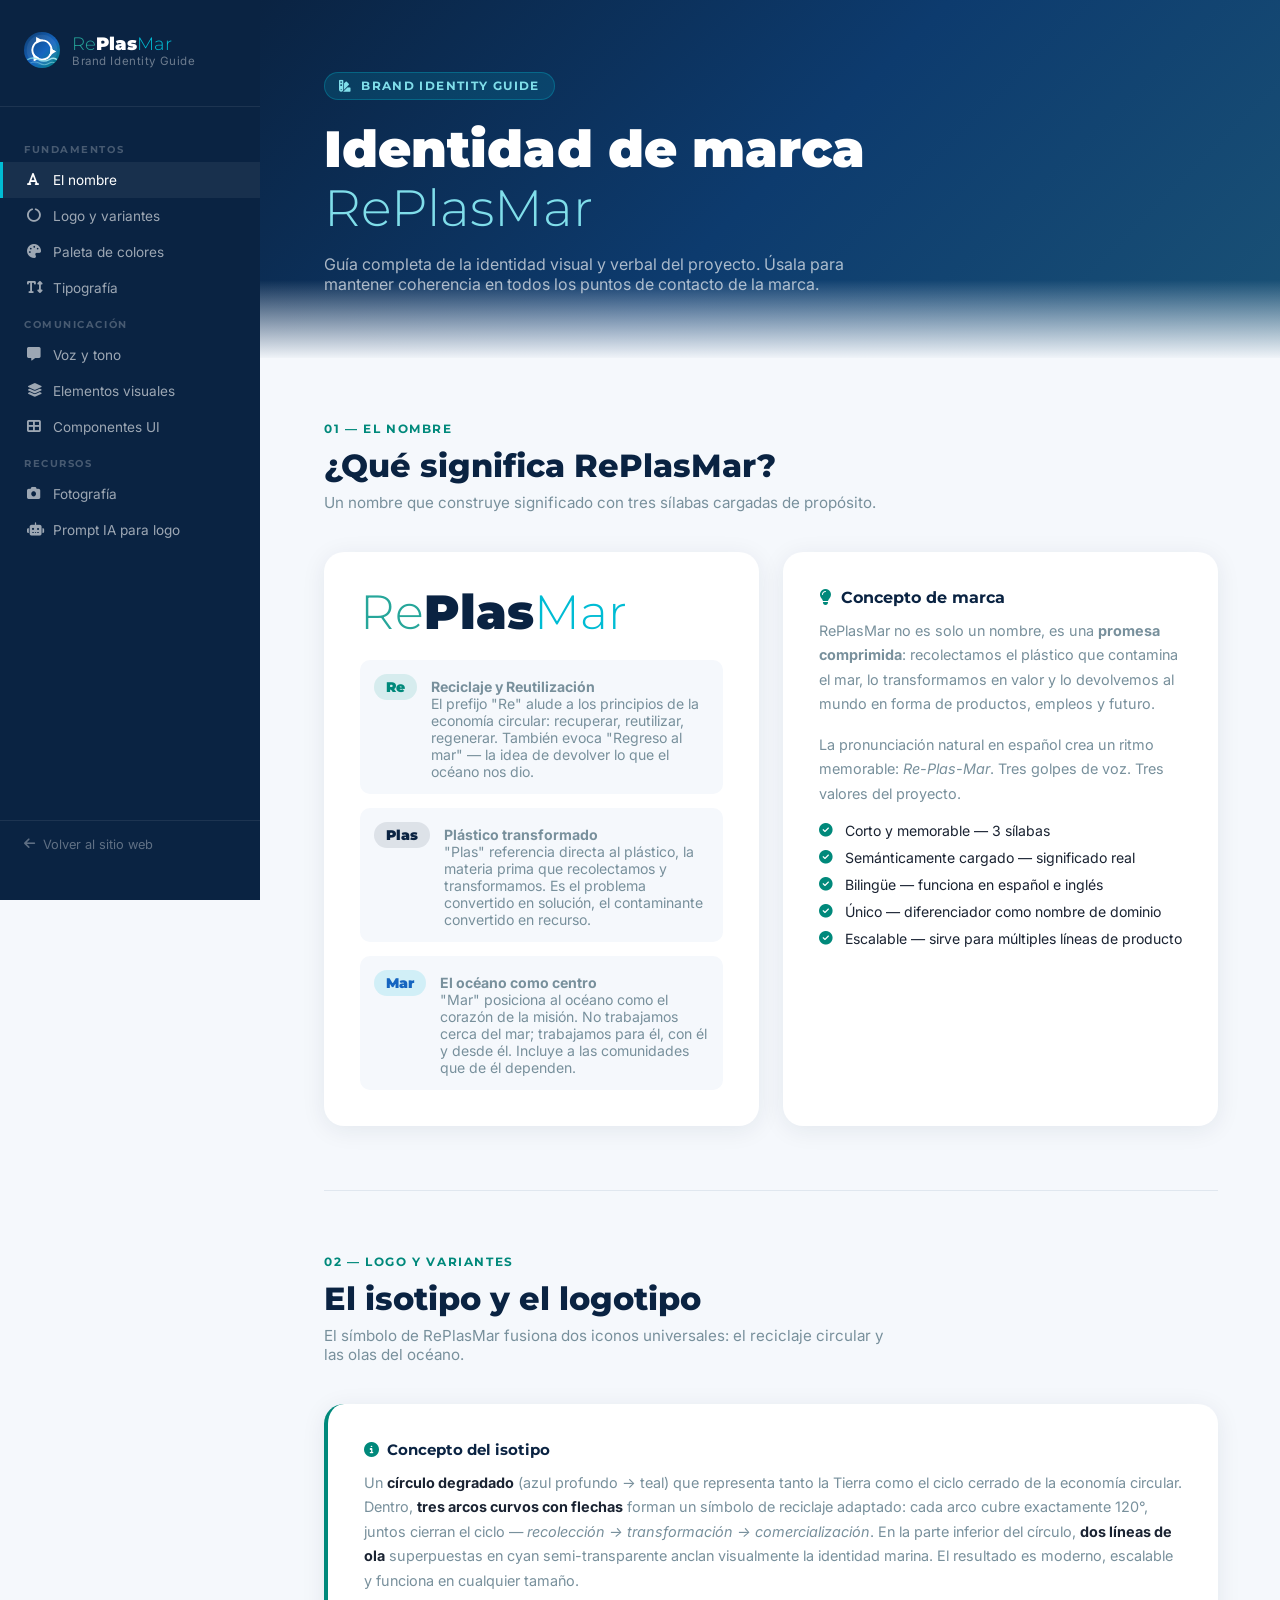
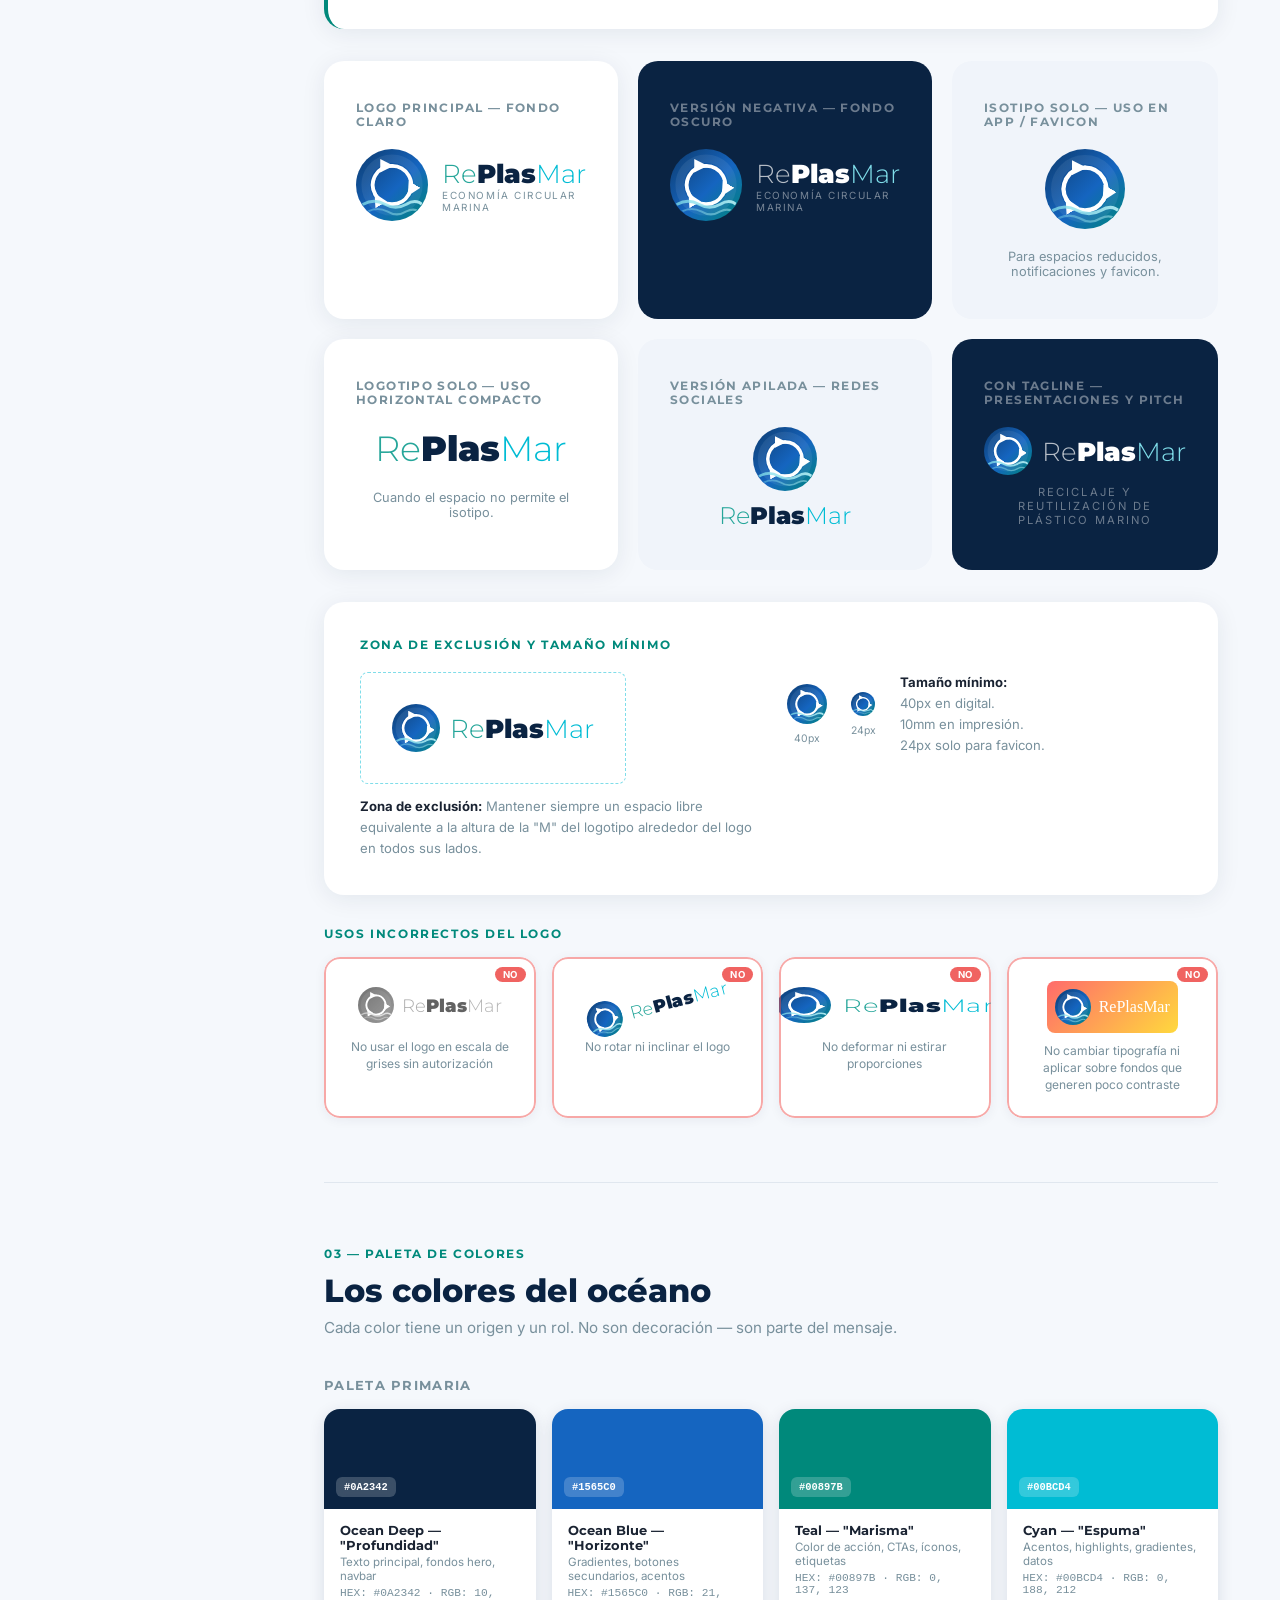
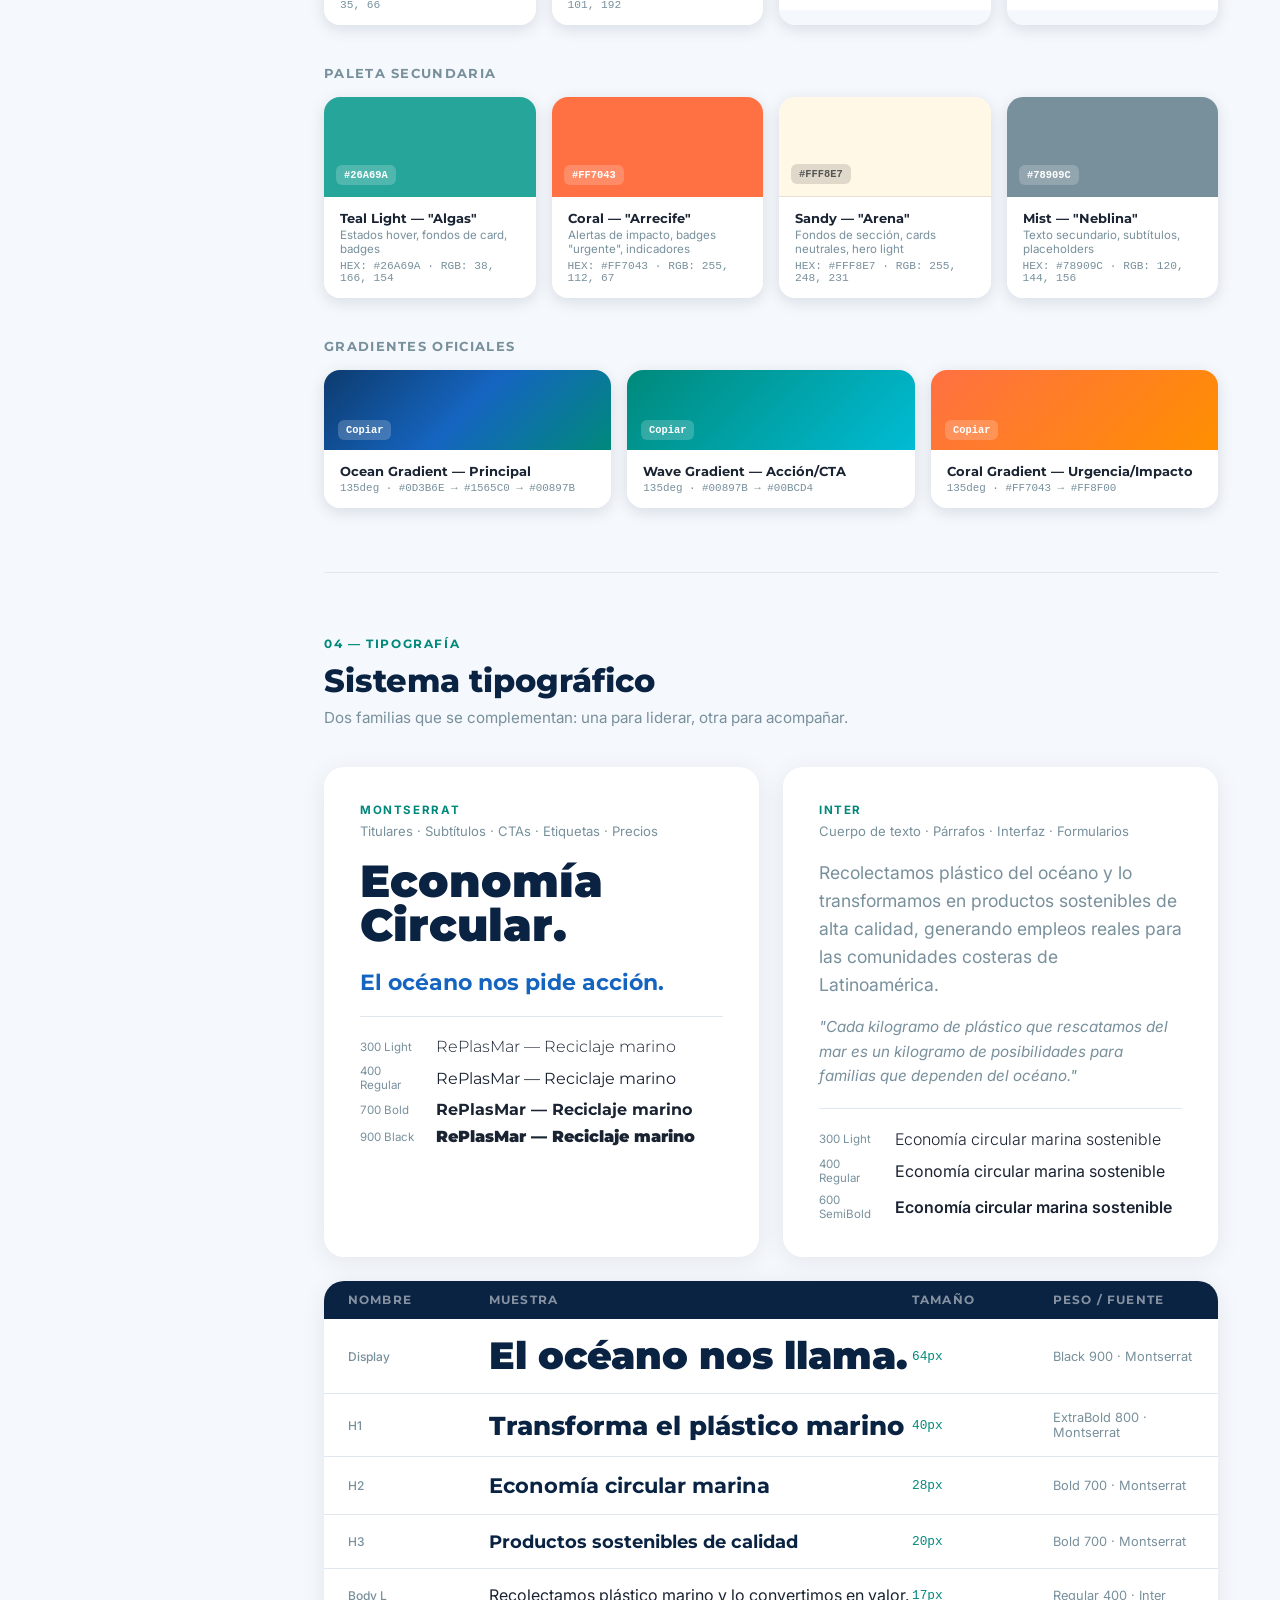
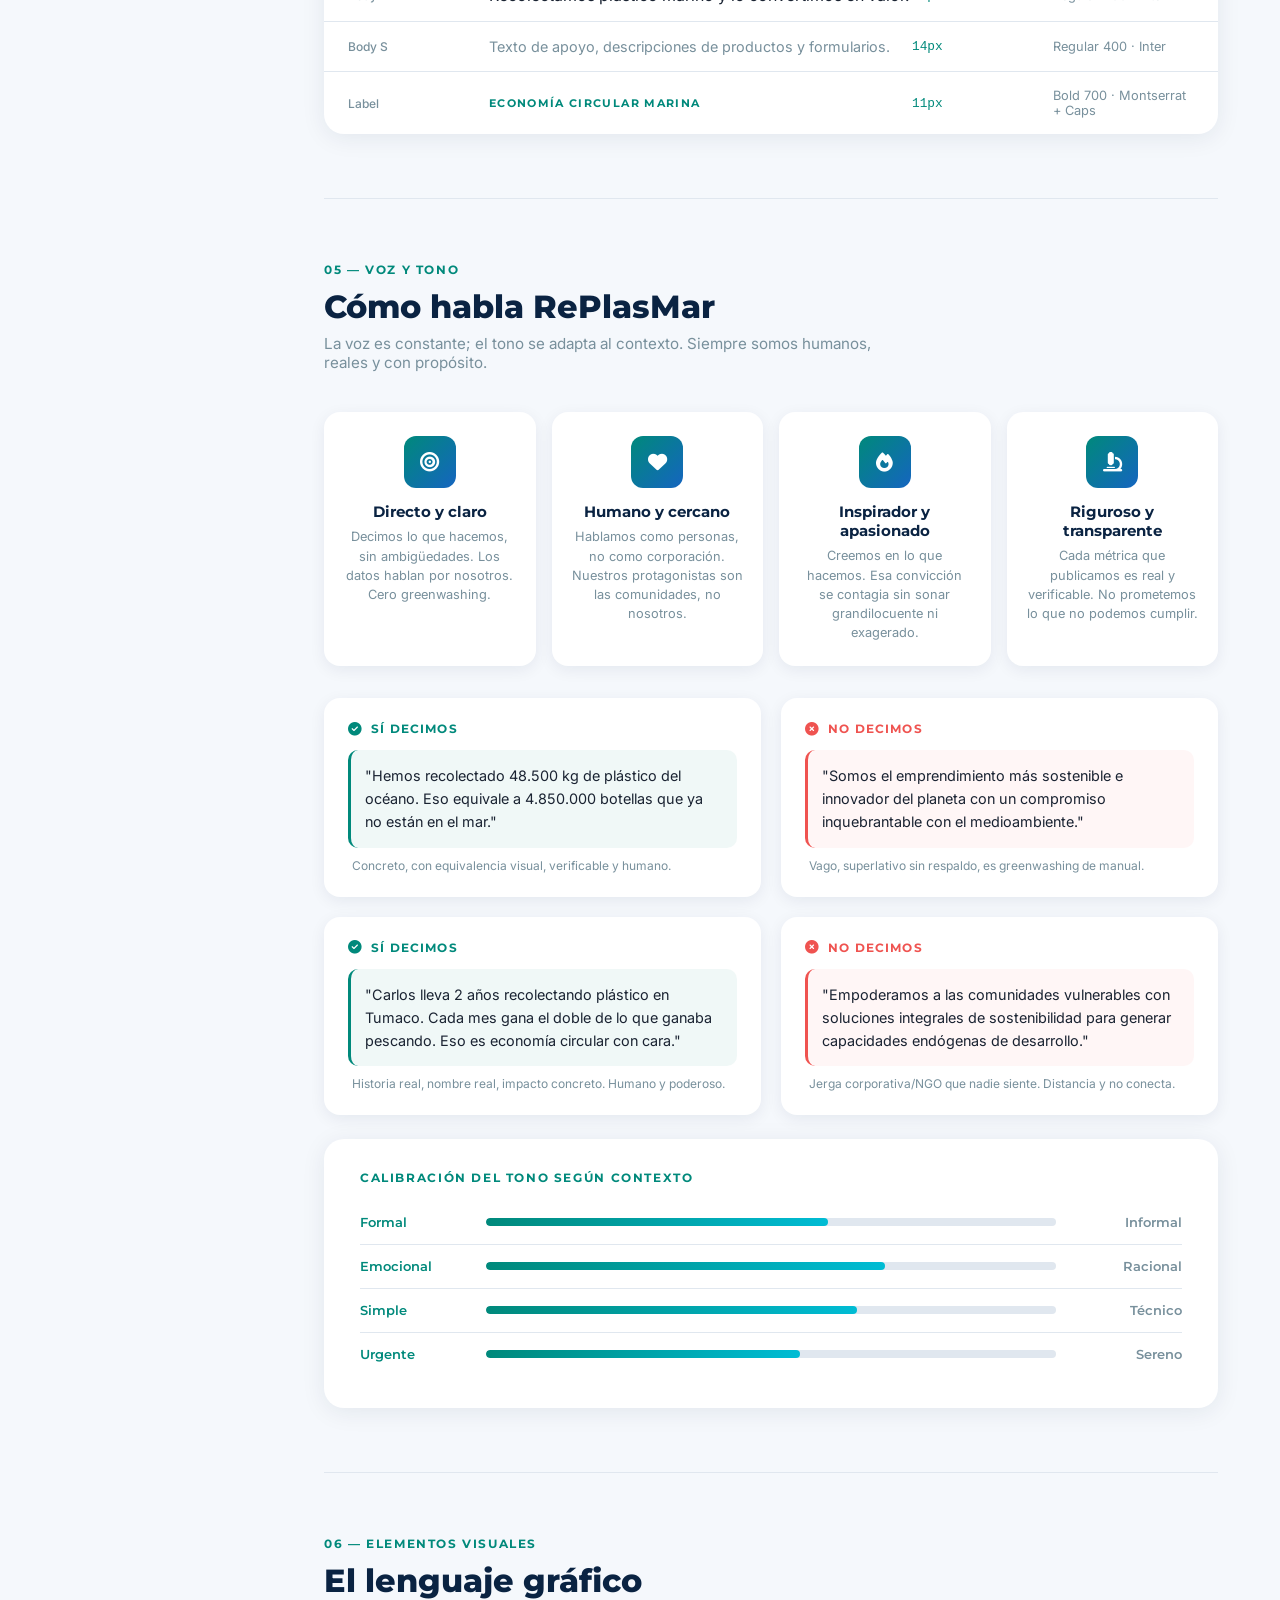
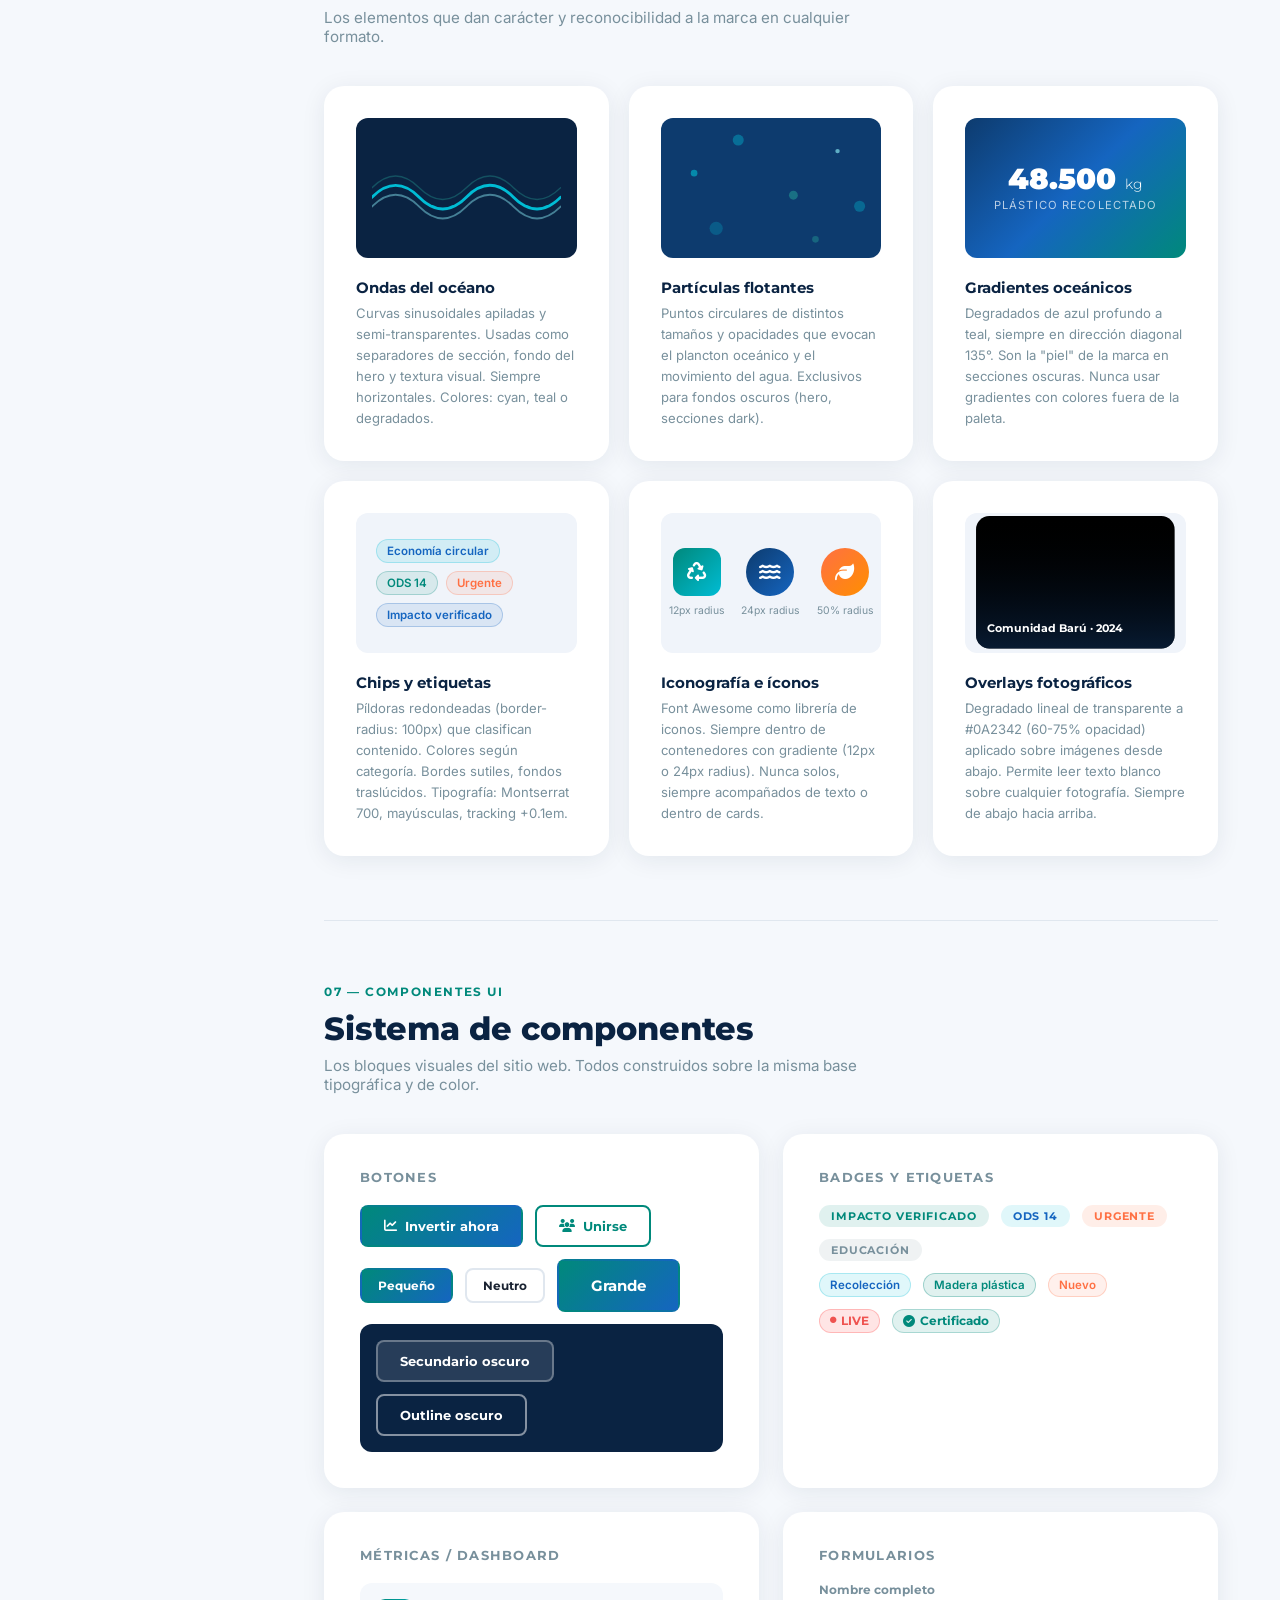
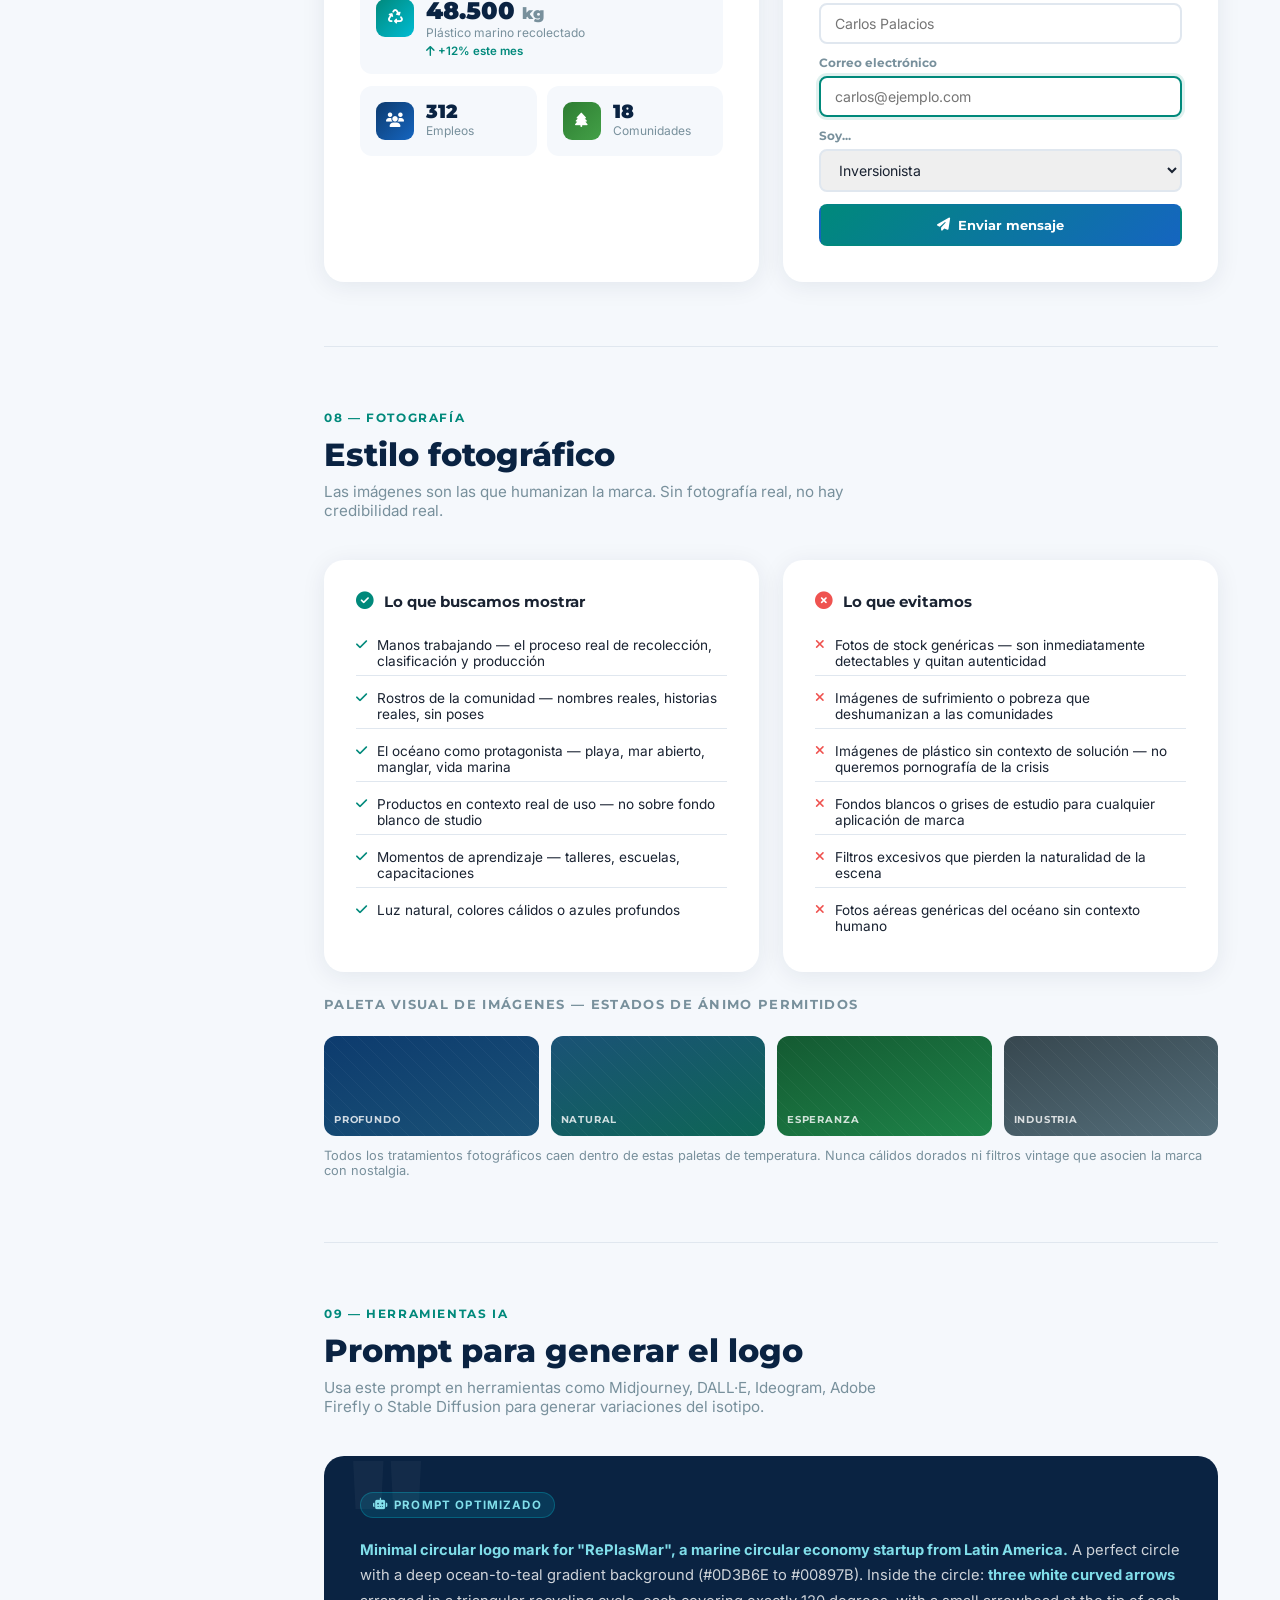
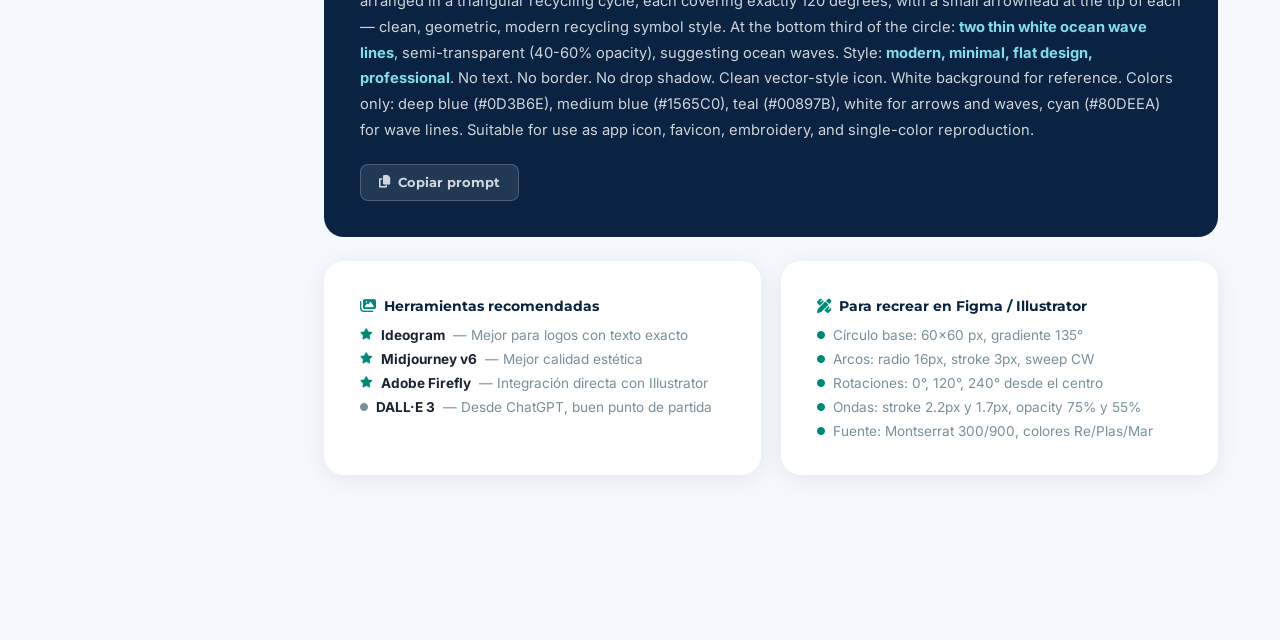
<file: brand.html>
<!DOCTYPE html>
<html lang="es">
<head>
  <meta charset="UTF-8" />
  <meta name="viewport" content="width=device-width, initial-scale=1.0" />
  <title>Identidad de Marca — RePlasMar</title>
  <link rel="icon" href="logo.svg" type="image/svg+xml" />
  <link rel="preconnect" href="https://fonts.googleapis.com" />
  <link rel="preconnect" href="https://fonts.gstatic.com" crossorigin />
  <link href="https://fonts.googleapis.com/css2?family=Montserrat:wght@300;400;600;700;800;900&family=Inter:ital,wght@0,300;0,400;0,500;0,600;1,400&display=swap" rel="stylesheet" />
  <link rel="stylesheet" href="https://cdnjs.cloudflare.com/ajax/libs/font-awesome/6.5.0/css/all.min.css" />

  <style>
    /* ═══ RESET & BASE ═══ */
    *, *::before, *::after { box-sizing: border-box; margin: 0; padding: 0; }
    :root {
      --ocean-deep:  #0A2342;
      --ocean-mid:   #0D3B6E;
      --ocean-blue:  #1565C0;
      --teal:        #00897B;
      --teal-light:  #26A69A;
      --cyan:        #00BCD4;
      --cyan-light:  #80DEEA;
      --green:       #2E7D32;
      --coral:       #FF7043;
      --sandy:       #FFF8E7;
      --mist:        #78909C;
      --border:      #E0E7EF;
      --white:       #FFFFFF;
      --text:        #1A2332;
      --sidebar-w:   260px;
    }
    html { scroll-behavior: smooth; font-size: 16px; }
    body {
      font-family: 'Inter', system-ui, sans-serif;
      color: var(--text);
      background: #F5F8FC;
      display: flex;
    }

    a { text-decoration: none; color: inherit; }
    code { font-family: 'SF Mono', 'Fira Code', monospace; background: #e8edf5; padding: 2px 7px; border-radius: 4px; font-size: .85em; color: var(--ocean-mid); }

    /* ═══ SIDEBAR ═══ */
    .sidebar {
      width: var(--sidebar-w);
      min-height: 100vh;
      background: var(--ocean-deep);
      position: fixed;
      top: 0; left: 0;
      display: flex;
      flex-direction: column;
      padding: 32px 0;
      z-index: 100;
      overflow-y: auto;
    }
    .sidebar-brand {
      padding: 0 24px 32px;
      border-bottom: 1px solid rgba(255,255,255,.08);
    }
    .sidebar-logo-wrap {
      display: flex;
      align-items: center;
      gap: 12px;
      margin-bottom: 6px;
    }
    .sidebar-logo-wrap img { width: 36px; height: 36px; }
    .sidebar-brand-name {
      font-family: 'Montserrat', sans-serif;
      font-size: 1.1rem;
      font-weight: 900;
      color: var(--white);
    }
    .sidebar-brand-name .re  { color: var(--teal-light); font-weight: 300; }
    .sidebar-brand-name .mar { color: var(--cyan);        font-weight: 300; }
    .sidebar-subtitle {
      font-size: .72rem;
      color: rgba(255,255,255,.4);
      letter-spacing: .05em;
    }
    .sidebar-nav { padding: 24px 0; flex: 1; }
    .nav-group-label {
      font-family: 'Montserrat', sans-serif;
      font-size: .65rem;
      font-weight: 700;
      text-transform: uppercase;
      letter-spacing: .15em;
      color: rgba(255,255,255,.25);
      padding: 12px 24px 6px;
    }
    .sidebar-nav a {
      display: flex;
      align-items: center;
      gap: 10px;
      padding: 10px 24px;
      font-size: .85rem;
      color: rgba(255,255,255,.6);
      transition: all .2s;
      border-left: 3px solid transparent;
    }
    .sidebar-nav a:hover,
    .sidebar-nav a.active {
      color: var(--white);
      background: rgba(255,255,255,.06);
      border-left-color: var(--cyan);
    }
    .sidebar-nav a i { width: 16px; font-size: .85rem; }
    .sidebar-footer {
      padding: 16px 24px;
      border-top: 1px solid rgba(255,255,255,.08);
    }
    .sidebar-footer a {
      display: flex;
      align-items: center;
      gap: 8px;
      font-size: .8rem;
      color: rgba(255,255,255,.35);
      transition: color .2s;
    }
    .sidebar-footer a:hover { color: rgba(255,255,255,.65); }

    /* ═══ MAIN CONTENT ═══ */
    .main {
      margin-left: var(--sidebar-w);
      flex: 1;
      padding: 0 0 80px;
    }

    /* ═══ PAGE HEADER ═══ */
    .page-hero {
      background: linear-gradient(135deg, var(--ocean-deep) 0%, var(--ocean-mid) 50%, #1a5276 100%);
      padding: 72px 64px 64px;
      position: relative;
      overflow: hidden;
    }
    .page-hero::before {
      content: '';
      position: absolute;
      bottom: -2px; left: 0; right: 0;
      height: 80px;
      background: linear-gradient(to bottom, transparent, #F5F8FC);
    }
    .page-hero-tag {
      display: inline-block;
      background: rgba(0,188,212,.15);
      border: 1px solid rgba(0,188,212,.3);
      color: var(--cyan-light);
      font-family: 'Montserrat', sans-serif;
      font-size: .72rem;
      font-weight: 700;
      letter-spacing: .12em;
      text-transform: uppercase;
      padding: 6px 14px;
      border-radius: 100px;
      margin-bottom: 20px;
    }
    .page-hero h1 {
      font-family: 'Montserrat', sans-serif;
      font-size: clamp(2rem, 4vw, 3.2rem);
      font-weight: 900;
      color: var(--white);
      line-height: 1.15;
      margin-bottom: 16px;
    }
    .page-hero h1 span { color: var(--cyan-light); font-weight: 300; }
    .page-hero p {
      color: rgba(255,255,255,.65);
      font-size: 1rem;
      max-width: 520px;
    }

    /* ═══ SECTIONS ═══ */
    .brand-section {
      padding: 64px 64px 0;
    }
    .brand-section + .brand-section { padding-top: 72px; }

    .section-label {
      font-family: 'Montserrat', sans-serif;
      font-size: .72rem;
      font-weight: 700;
      text-transform: uppercase;
      letter-spacing: .14em;
      color: var(--teal);
      margin-bottom: 10px;
    }
    .section-title {
      font-family: 'Montserrat', sans-serif;
      font-size: clamp(1.4rem, 2.5vw, 2rem);
      font-weight: 800;
      color: var(--ocean-deep);
      margin-bottom: 8px;
    }
    .section-desc {
      font-size: .95rem;
      color: var(--mist);
      margin-bottom: 40px;
      max-width: 580px;
    }

    .divider {
      height: 1px;
      background: var(--border);
      margin: 64px 64px 0;
    }

    /* ═══ CARDS ═══ */
    .card {
      background: var(--white);
      border-radius: 20px;
      padding: 36px;
      box-shadow: 0 4px 24px rgba(10,35,66,.08);
    }
    .card-dark {
      background: var(--ocean-deep);
      border-radius: 20px;
      padding: 36px;
    }
    .card-muted {
      background: #F0F4FA;
      border-radius: 20px;
      padding: 36px;
    }

    /* ═══ 1. NAMING ═══ */
    .naming-grid {
      display: grid;
      grid-template-columns: 1fr 1fr;
      gap: 24px;
    }
    .name-breakdown {
      background: var(--white);
      border-radius: 20px;
      padding: 36px;
      box-shadow: 0 4px 24px rgba(10,35,66,.08);
    }
    .name-display {
      font-family: 'Montserrat', sans-serif;
      font-size: 3rem;
      font-weight: 900;
      line-height: 1;
      margin-bottom: 24px;
    }
    .name-display .re  { color: var(--teal-light); font-weight: 300; }
    .name-display .plas { color: var(--ocean-deep); }
    .name-display .mar { color: var(--cyan);        font-weight: 300; }
    .name-parts { display: flex; flex-direction: column; gap: 14px; }
    .name-part {
      display: flex;
      align-items: flex-start;
      gap: 14px;
      padding: 14px;
      border-radius: 10px;
      background: #F5F8FC;
    }
    .name-part-pill {
      font-family: 'Montserrat', sans-serif;
      font-size: .9rem;
      font-weight: 900;
      padding: 4px 12px;
      border-radius: 100px;
      white-space: nowrap;
      flex-shrink: 0;
    }
    .pill-re   { background: rgba(38,166,154,.15); color: var(--teal); }
    .pill-plas { background: rgba(10,35,66,.1);    color: var(--ocean-deep); }
    .pill-mar  { background: rgba(0,188,212,.15);  color: var(--ocean-blue); }
    .name-part-desc { font-size: .88rem; color: var(--mist); padding-top: 4px; }
    .name-concept { background: var(--white); border-radius: 20px; padding: 36px; box-shadow: 0 4px 24px rgba(10,35,66,.08); }
    .name-concept h4 { font-family: 'Montserrat', sans-serif; font-size: 1rem; font-weight: 700; color: var(--ocean-deep); margin-bottom: 12px; }
    .name-concept p  { font-size: .9rem; color: var(--mist); line-height: 1.7; margin-bottom: 16px; }
    .concept-pillars { display: flex; flex-direction: column; gap: 10px; }
    .concept-pillar {
      display: flex; align-items: center; gap: 10px;
      font-size: .88rem; color: var(--text);
    }
    .concept-pillar i { color: var(--teal); font-size: .85rem; width: 16px; }

    /* ═══ 2. LOGO VERSIONS ═══ */
    .logo-versions-grid {
      display: grid;
      grid-template-columns: repeat(3, 1fr);
      gap: 20px;
    }
    .logo-version-card {
      border-radius: 20px;
      padding: 40px 32px;
      display: flex;
      flex-direction: column;
      align-items: center;
      gap: 20px;
    }
    .lv-light { background: var(--white); box-shadow: 0 4px 24px rgba(10,35,66,.08); }
    .lv-dark  { background: var(--ocean-deep); }
    .lv-muted { background: #F0F4FA; }
    .logo-version-label {
      font-family: 'Montserrat', sans-serif;
      font-size: .72rem;
      font-weight: 700;
      text-transform: uppercase;
      letter-spacing: .12em;
    }
    .lv-light .logo-version-label { color: var(--mist); }
    .lv-dark  .logo-version-label { color: rgba(255,255,255,.4); }
    .lv-muted .logo-version-label { color: var(--mist); }

    /* Inline logo mark */
    .logo-mark-inline {
      width: 72px; height: 72px;
    }
    .logo-mark-sm {
      width: 48px; height: 48px;
    }
    /* Inline wordmark */
    .wordmark {
      font-family: 'Montserrat', sans-serif;
      font-size: 1.6rem;
      font-weight: 700;
      display: flex;
      align-items: baseline;
    }
    .wordmark .re   { color: var(--teal-light); font-weight: 300; }
    .wordmark .plas { color: var(--ocean-deep); font-weight: 900; }
    .wordmark .mar  { color: var(--cyan);       font-weight: 300; }
    /* White version */
    .wordmark-white .re   { color: rgba(255,255,255,.7); font-weight: 300; }
    .wordmark-white .plas { color: var(--white);          font-weight: 900; }
    .wordmark-white .mar  { color: var(--cyan-light);     font-weight: 300; }
    /* Dark version */
    .wordmark-dark .re   { color: var(--teal); font-weight: 300; }
    .wordmark-dark .plas { color: var(--ocean-deep); font-weight: 900; }
    .wordmark-dark .mar  { color: var(--ocean-blue); font-weight: 300; }

    .logo-full-display {
      display: flex;
      align-items: center;
      gap: 14px;
    }
    .tagline-text {
      font-family: 'Inter', sans-serif;
      font-size: .62rem;
      letter-spacing: .16em;
      text-transform: uppercase;
    }
    .tagline-light { color: var(--mist); }
    .tagline-white { color: rgba(255,255,255,.45); }

    /* Spacing guidelines */
    .logo-spacing-demo {
      position: relative;
      display: inline-flex;
      align-items: center;
      justify-content: center;
      padding: 32px;
    }
    .spacing-guide {
      position: absolute;
      inset: 0;
      border: 1.5px dashed rgba(0,188,212,.5);
      border-radius: 8px;
    }
    .spacing-arrow {
      position: absolute;
      font-size: .65rem;
      color: var(--cyan);
      font-family: 'Montserrat', sans-serif;
      font-weight: 700;
    }

    /* Don'ts */
    .donts-grid {
      display: grid;
      grid-template-columns: repeat(4, 1fr);
      gap: 16px;
    }
    .dont-card {
      background: var(--white);
      border-radius: 16px;
      padding: 24px 20px;
      text-align: center;
      box-shadow: 0 2px 12px rgba(10,35,66,.06);
      position: relative;
      overflow: hidden;
    }
    .dont-card::after {
      content: '';
      position: absolute;
      inset: 0;
      border: 2px solid rgba(239,83,80,.5);
      border-radius: 16px;
      pointer-events: none;
    }
    .dont-badge {
      position: absolute;
      top: 10px; right: 10px;
      background: rgba(239,83,80,.9);
      color: white;
      font-size: .6rem;
      font-weight: 700;
      letter-spacing: .05em;
      padding: 2px 8px;
      border-radius: 100px;
    }
    .dont-example { margin-bottom: 10px; min-height: 48px; display: flex; align-items: center; justify-content: center; }
    .dont-label { font-size: .75rem; color: var(--mist); line-height: 1.4; }

    /* ═══ 3. COLOR PALETTE ═══ */
    .color-group + .color-group { margin-top: 40px; }
    .color-group-title {
      font-family: 'Montserrat', sans-serif;
      font-size: .82rem;
      font-weight: 700;
      text-transform: uppercase;
      letter-spacing: .1em;
      color: var(--mist);
      margin-bottom: 16px;
    }
    .colors-row {
      display: grid;
      grid-template-columns: repeat(4, 1fr);
      gap: 16px;
    }
    .color-swatch {
      border-radius: 16px;
      overflow: hidden;
      box-shadow: 0 4px 16px rgba(10,35,66,.12);
    }
    .swatch-block {
      height: 100px;
      display: flex;
      align-items: flex-end;
      padding: 12px;
    }
    .swatch-copy-btn {
      background: rgba(255,255,255,.2);
      border: none;
      color: white;
      font-size: .65rem;
      font-weight: 700;
      font-family: 'SF Mono', 'Fira Code', monospace;
      padding: 4px 8px;
      border-radius: 6px;
      cursor: pointer;
      backdrop-filter: blur(4px);
      transition: all .2s;
    }
    .swatch-copy-btn:hover { background: rgba(255,255,255,.35); }
    .swatch-info {
      background: var(--white);
      padding: 14px 16px;
    }
    .swatch-name {
      font-family: 'Montserrat', sans-serif;
      font-size: .8rem;
      font-weight: 700;
      color: var(--text);
    }
    .swatch-use {
      font-size: .72rem;
      color: var(--mist);
      margin-top: 2px;
    }
    .swatch-hex {
      font-family: 'SF Mono', 'Fira Code', monospace;
      font-size: .7rem;
      color: var(--mist);
      margin-top: 4px;
    }

    /* Gradients */
    .gradients-row {
      display: grid;
      grid-template-columns: repeat(3, 1fr);
      gap: 16px;
    }
    .gradient-card {
      border-radius: 16px;
      overflow: hidden;
      box-shadow: 0 4px 16px rgba(10,35,66,.12);
    }
    .gradient-block {
      height: 80px;
      display: flex;
      align-items: flex-end;
      padding: 10px 14px;
    }
    .gradient-info {
      background: var(--white);
      padding: 14px 16px;
    }
    .gradient-name {
      font-family: 'Montserrat', sans-serif;
      font-size: .8rem;
      font-weight: 700;
      color: var(--text);
    }
    .gradient-code {
      font-family: 'SF Mono', 'Fira Code', monospace;
      font-size: .68rem;
      color: var(--mist);
      margin-top: 3px;
    }

    /* ═══ 4. TIPOGRAFÍA ═══ */
    .type-showcase {
      display: grid;
      grid-template-columns: 1fr 1fr;
      gap: 24px;
    }
    .type-card {
      background: var(--white);
      border-radius: 20px;
      padding: 36px;
      box-shadow: 0 4px 24px rgba(10,35,66,.08);
    }
    .type-family-name {
      font-size: .72rem;
      font-weight: 700;
      text-transform: uppercase;
      letter-spacing: .14em;
      color: var(--teal);
      margin-bottom: 6px;
    }
    .type-role {
      font-size: .82rem;
      color: var(--mist);
      margin-bottom: 20px;
    }
    .type-specimen-title {
      font-family: 'Montserrat', sans-serif;
      font-size: 2.8rem;
      font-weight: 900;
      color: var(--ocean-deep);
      line-height: 1;
      margin-bottom: 20px;
    }
    .type-specimen-subtitle {
      font-family: 'Montserrat', sans-serif;
      font-size: 1.4rem;
      font-weight: 700;
      color: var(--ocean-blue);
      margin-bottom: 8px;
    }
    .type-specimen-body {
      font-family: 'Inter', sans-serif;
      font-size: .95rem;
      color: var(--mist);
      line-height: 1.6;
    }
    .type-weights {
      display: flex;
      flex-direction: column;
      gap: 8px;
      margin-top: 20px;
      padding-top: 20px;
      border-top: 1px solid var(--border);
    }
    .weight-row {
      display: flex;
      align-items: center;
      gap: 16px;
    }
    .weight-label {
      font-size: .72rem;
      color: var(--mist);
      width: 60px;
      flex-shrink: 0;
    }
    .weight-sample-mont {
      font-family: 'Montserrat', sans-serif;
      font-size: 1rem;
      color: var(--text);
    }
    .weight-sample-inter {
      font-family: 'Inter', sans-serif;
      font-size: 1rem;
      color: var(--text);
    }

    /* Type scale table */
    .type-scale {
      background: var(--white);
      border-radius: 20px;
      overflow: hidden;
      box-shadow: 0 4px 24px rgba(10,35,66,.08);
      margin-top: 24px;
    }
    .type-scale-header {
      display: grid;
      grid-template-columns: 1fr 3fr 1fr 1fr;
      padding: 12px 24px;
      background: var(--ocean-deep);
      font-family: 'Montserrat', sans-serif;
      font-size: .72rem;
      font-weight: 700;
      letter-spacing: .1em;
      text-transform: uppercase;
      color: rgba(255,255,255,.5);
    }
    .type-scale-row {
      display: grid;
      grid-template-columns: 1fr 3fr 1fr 1fr;
      padding: 16px 24px;
      align-items: center;
      border-bottom: 1px solid var(--border);
    }
    .type-scale-row:last-child { border-bottom: none; }
    .ts-name { font-size: .75rem; color: var(--mist); font-weight: 500; }
    .ts-size { font-size: .8rem; color: var(--teal); font-family: 'SF Mono', monospace; }
    .ts-weight { font-size: .8rem; color: var(--mist); }

    /* ═══ 5. VOZ Y TONO ═══ */
    .voice-pillars {
      display: grid;
      grid-template-columns: repeat(4, 1fr);
      gap: 16px;
      margin-bottom: 32px;
    }
    .voice-pillar {
      background: var(--white);
      border-radius: 16px;
      padding: 24px 20px;
      box-shadow: 0 4px 16px rgba(10,35,66,.07);
      text-align: center;
    }
    .voice-pillar-icon {
      width: 52px; height: 52px;
      background: linear-gradient(135deg, var(--teal), var(--ocean-blue));
      border-radius: 12px;
      display: flex; align-items: center; justify-content: center;
      font-size: 1.2rem; color: white;
      margin: 0 auto 14px;
    }
    .voice-pillar h4 {
      font-family: 'Montserrat', sans-serif;
      font-size: .95rem;
      font-weight: 700;
      color: var(--ocean-deep);
      margin-bottom: 6px;
    }
    .voice-pillar p { font-size: .8rem; color: var(--mist); line-height: 1.5; }
    .voice-examples {
      display: grid;
      grid-template-columns: 1fr 1fr;
      gap: 20px;
    }
    .voice-ex-card {
      background: var(--white);
      border-radius: 16px;
      padding: 24px;
      box-shadow: 0 4px 16px rgba(10,35,66,.07);
    }
    .voice-ex-label {
      display: flex; align-items: center; gap: 8px;
      font-family: 'Montserrat', sans-serif;
      font-size: .72rem; font-weight: 700;
      text-transform: uppercase; letter-spacing: .1em;
      margin-bottom: 14px;
    }
    .voice-ex-label.yes { color: var(--teal); }
    .voice-ex-label.no  { color: #ef5350; }
    .voice-ex-label i   { font-size: .85rem; }
    .voice-quote {
      font-size: .9rem;
      line-height: 1.6;
      padding: 14px;
      border-radius: 10px;
    }
    .voice-quote.yes { background: rgba(0,137,123,.06); color: var(--text); border-left: 3px solid var(--teal); }
    .voice-quote.no  { background: rgba(239,83,80,.05); color: var(--text); border-left: 3px solid #ef5350; }
    .voice-reason {
      font-size: .75rem; color: var(--mist);
      margin-top: 10px; padding-left: 4px;
    }
    .tone-sliders {
      background: var(--white);
      border-radius: 20px;
      padding: 32px 36px;
      box-shadow: 0 4px 24px rgba(10,35,66,.08);
      margin-top: 24px;
    }
    .tone-slider-row {
      display: flex; align-items: center; gap: 16px;
      padding: 14px 0;
      border-bottom: 1px solid var(--border);
    }
    .tone-slider-row:last-child { border-bottom: none; }
    .tone-pole {
      font-family: 'Montserrat', sans-serif;
      font-size: .8rem; font-weight: 600;
      width: 110px; flex-shrink: 0;
    }
    .tone-pole:last-child { text-align: right; color: var(--mist); }
    .tone-pole:first-child { color: var(--teal); }
    .tone-bar { flex: 1; height: 8px; background: var(--border); border-radius: 100px; overflow: hidden; }
    .tone-fill { height: 100%; background: linear-gradient(90deg, var(--teal), var(--cyan)); border-radius: 100px; }

    /* ═══ 6. ELEMENTOS VISUALES ═══ */
    .visual-elements-grid {
      display: grid;
      grid-template-columns: repeat(3, 1fr);
      gap: 20px;
    }
    .ve-card {
      background: var(--white);
      border-radius: 20px;
      padding: 32px;
      box-shadow: 0 4px 24px rgba(10,35,66,.08);
    }
    .ve-preview {
      height: 140px;
      border-radius: 12px;
      display: flex;
      align-items: center;
      justify-content: center;
      margin-bottom: 20px;
      overflow: hidden;
    }
    .ve-card h4 { font-family: 'Montserrat', sans-serif; font-size: .95rem; font-weight: 700; color: var(--ocean-deep); margin-bottom: 6px; }
    .ve-card p  { font-size: .82rem; color: var(--mist); line-height: 1.6; }

    /* Wave preview */
    .wave-preview { background: var(--ocean-deep); }
    .particle-preview { background: var(--ocean-mid); position: relative; overflow: hidden; }
    .grad-preview { }

    /* ═══ 7. UI COMPONENTS ═══ */
    .components-grid {
      display: grid;
      grid-template-columns: 1fr 1fr;
      gap: 24px;
    }
    .comp-card {
      background: var(--white);
      border-radius: 20px;
      padding: 36px;
      box-shadow: 0 4px 24px rgba(10,35,66,.08);
    }
    .comp-title {
      font-family: 'Montserrat', sans-serif;
      font-size: .8rem;
      font-weight: 700;
      text-transform: uppercase;
      letter-spacing: .1em;
      color: var(--mist);
      margin-bottom: 20px;
    }
    .comp-preview {
      display: flex;
      flex-direction: column;
      gap: 12px;
    }
    .comp-row { display: flex; align-items: center; flex-wrap: wrap; gap: 12px; }

    /* Demo buttons */
    .demo-btn {
      display: inline-flex; align-items: center; gap: 8px;
      font-family: 'Montserrat', sans-serif;
      font-size: .82rem; font-weight: 700;
      padding: 11px 22px; border-radius: 8px;
      cursor: pointer; border: 2px solid transparent;
    }
    .dbtn-primary { background: linear-gradient(135deg, var(--teal), var(--ocean-blue)); color: white; }
    .dbtn-ghost   { background: transparent; border-color: var(--teal); color: var(--teal); }
    .dbtn-outline { background: transparent; border-color: var(--border); color: var(--text); }
    .dbtn-sm      { padding: 8px 16px; font-size: .75rem; }
    .dbtn-lg      { padding: 15px 32px; font-size: .95rem; }

    /* Demo badges */
    .demo-badge {
      font-family: 'Montserrat', sans-serif;
      font-size: .68rem; font-weight: 700;
      letter-spacing: .08em; text-transform: uppercase;
      padding: 4px 12px; border-radius: 100px;
    }
    .dbadge-teal   { background: rgba(0,137,123,.12); color: var(--teal); }
    .dbadge-cyan   { background: rgba(0,188,212,.12); color: var(--ocean-blue); }
    .dbadge-coral  { background: rgba(255,112,67,.12); color: var(--coral); }
    .dbadge-mist   { background: rgba(120,144,156,.12); color: var(--mist); }

    /* Demo card */
    .demo-metric-card {
      background: #F5F8FC;
      border-radius: 12px;
      padding: 16px;
      display: flex;
      gap: 12px;
      align-items: flex-start;
    }
    .dmc-icon {
      width: 38px; height: 38px;
      background: linear-gradient(135deg, var(--teal), var(--cyan));
      border-radius: 9px;
      display: flex; align-items: center; justify-content: center;
      color: white; font-size: .9rem; flex-shrink: 0;
    }
    .dmc-value { font-family: 'Montserrat', sans-serif; font-size: 1.5rem; font-weight: 900; color: var(--ocean-deep); line-height: 1; }
    .dmc-label { font-size: .75rem; color: var(--mist); margin-top: 2px; }

    /* Demo inputs */
    .demo-input {
      width: 100%;
      padding: 10px 14px;
      border: 2px solid var(--border);
      border-radius: 8px;
      font-family: 'Inter', sans-serif;
      font-size: .88rem;
      color: var(--text);
      outline: none;
    }
    .demo-input:focus { border-color: var(--teal); }
    .demo-input-label {
      font-family: 'Montserrat', sans-serif;
      font-size: .72rem; font-weight: 700;
      color: var(--mist); margin-bottom: 6px; display: block;
    }

    /* Tag pills */
    .demo-tag {
      background: rgba(0,188,212,.12);
      border: 1px solid rgba(0,188,212,.25);
      color: var(--ocean-blue);
      font-size: .72rem; font-weight: 600;
      padding: 4px 10px; border-radius: 100px;
    }

    /* ═══ 8. FOTOGRAFÍA ═══ */
    .photo-guidelines {
      display: grid;
      grid-template-columns: 1fr 1fr;
      gap: 24px;
    }
    .photo-guide-card {
      background: var(--white);
      border-radius: 20px;
      padding: 32px;
      box-shadow: 0 4px 24px rgba(10,35,66,.08);
    }
    .photo-guide-header {
      display: flex; align-items: center; gap: 10px;
      margin-bottom: 20px;
    }
    .photo-guide-header i { font-size: 1.1rem; }
    .photo-guide-header h4 { font-family: 'Montserrat', sans-serif; font-size: .95rem; font-weight: 700; color: var(--text); }
    .photo-checklist { display: flex; flex-direction: column; gap: 8px; }
    .photo-item {
      display: flex; align-items: flex-start; gap: 10px;
      font-size: .85rem; padding: 6px 0;
      border-bottom: 1px solid var(--border);
    }
    .photo-item:last-child { border-bottom: none; }
    .photo-item i { font-size: .8rem; margin-top: 2px; flex-shrink: 0; }
    .photo-item.do i   { color: var(--teal); }
    .photo-item.dont i { color: #ef5350; }

    /* Photo style swatches */
    .photo-mood-row {
      display: grid;
      grid-template-columns: repeat(4, 1fr);
      gap: 12px;
      margin-top: 24px;
    }
    .photo-mood {
      border-radius: 12px;
      height: 100px;
      display: flex;
      align-items: flex-end;
      padding: 10px;
      overflow: hidden;
      position: relative;
    }
    .photo-mood::before {
      content: '';
      position: absolute; inset: 0;
      background: repeating-linear-gradient(45deg, rgba(255,255,255,.04) 0, rgba(255,255,255,.04) 1px, transparent 0, transparent 50%);
      background-size: 16px 16px;
    }
    .pm1 { background: linear-gradient(160deg, #0d3b6e, #1a5276); }
    .pm2 { background: linear-gradient(160deg, #1a5276, #0e6655); }
    .pm3 { background: linear-gradient(160deg, #145a32, #1e8449); }
    .pm4 { background: linear-gradient(160deg, #37474f, #546e7a); }
    .photo-mood-label {
      font-family: 'Montserrat', sans-serif;
      font-size: .65rem; font-weight: 700;
      color: rgba(255,255,255,.8); text-transform: uppercase;
      letter-spacing: .08em; position: relative; z-index: 1;
    }

    /* ═══ 9. AI PROMPT ═══ */
    .prompt-box {
      background: var(--ocean-deep);
      border-radius: 20px;
      padding: 36px;
      position: relative;
      overflow: hidden;
    }
    .prompt-box::before {
      content: '"';
      position: absolute;
      top: -20px; left: 24px;
      font-size: 10rem;
      font-family: 'Montserrat', sans-serif;
      font-weight: 900;
      color: rgba(255,255,255,.04);
      line-height: 1;
      pointer-events: none;
    }
    .prompt-tag {
      display: inline-flex; align-items: center; gap: 6px;
      background: rgba(0,188,212,.15);
      border: 1px solid rgba(0,188,212,.3);
      color: var(--cyan-light);
      font-size: .72rem; font-weight: 700;
      letter-spacing: .1em; text-transform: uppercase;
      padding: 5px 12px; border-radius: 100px;
      margin-bottom: 20px;
    }
    .prompt-text {
      font-family: 'Inter', sans-serif;
      font-size: .92rem;
      line-height: 1.75;
      color: rgba(255,255,255,.8);
      position: relative; z-index: 1;
    }
    .prompt-text strong { color: var(--cyan-light); }
    .prompt-copy-btn {
      margin-top: 20px;
      display: inline-flex; align-items: center; gap: 8px;
      background: rgba(255,255,255,.1);
      border: 1px solid rgba(255,255,255,.2);
      color: rgba(255,255,255,.8);
      font-family: 'Montserrat', sans-serif;
      font-size: .8rem; font-weight: 700;
      padding: 10px 18px; border-radius: 8px;
      cursor: pointer; transition: all .2s;
    }
    .prompt-copy-btn:hover { background: rgba(255,255,255,.18); }

    /* ═══ RESPONSIVE ═══ */
    @media (max-width: 1024px) {
      .sidebar { width: 220px; }
      .main { margin-left: 220px; }
      .brand-section { padding: 48px 32px 0; }
      .divider { margin: 48px 32px 0; }
      .logo-versions-grid { grid-template-columns: 1fr 1fr; }
      .donts-grid { grid-template-columns: repeat(2, 1fr); }
      .colors-row { grid-template-columns: repeat(2, 1fr); }
      .voice-pillars { grid-template-columns: repeat(2, 1fr); }
      .components-grid { grid-template-columns: 1fr; }
    }
    @media (max-width: 768px) {
      .sidebar { display: none; }
      .main { margin-left: 0; }
      .brand-section { padding: 40px 20px 0; }
      .divider { margin: 40px 20px 0; }
      .page-hero { padding: 48px 24px 40px; }
      .naming-grid,
      .type-showcase,
      .photo-guidelines,
      .voice-examples { grid-template-columns: 1fr; }
      .logo-versions-grid { grid-template-columns: 1fr; }
      .gradients-row { grid-template-columns: 1fr 1fr; }
      .visual-elements-grid { grid-template-columns: 1fr; }
      .voice-pillars { grid-template-columns: repeat(2, 1fr); }
      .photo-mood-row { grid-template-columns: repeat(2, 1fr); }
      .type-scale-header,
      .type-scale-row { grid-template-columns: 1fr 2fr 1fr; }
      .type-scale-header span:last-child,
      .type-scale-row span:last-child { display: none; }
    }
  </style>
</head>
<body>

  <!-- ════════════════════════════════════════
       SIDEBAR
  ════════════════════════════════════════ -->
  <aside class="sidebar">
    <div class="sidebar-brand">
      <div class="sidebar-logo-wrap">
        <img src="logo.svg" alt="RePlasMar icono" />
        <div>
          <div class="sidebar-brand-name">
            <span class="re">Re</span><span>Plas</span><span class="mar">Mar</span>
          </div>
          <div class="sidebar-subtitle">Brand Identity Guide</div>
        </div>
      </div>
    </div>

    <nav class="sidebar-nav">
      <div class="nav-group-label">Fundamentos</div>
      <a href="#naming" class="active">
        <i class="fas fa-font"></i> El nombre
      </a>
      <a href="#logo">
        <i class="fas fa-circle-notch"></i> Logo y variantes
      </a>
      <a href="#colores">
        <i class="fas fa-palette"></i> Paleta de colores
      </a>
      <a href="#tipografia">
        <i class="fas fa-text-height"></i> Tipografía
      </a>
      <div class="nav-group-label">Comunicación</div>
      <a href="#voz">
        <i class="fas fa-comment-alt"></i> Voz y tono
      </a>
      <a href="#visuales">
        <i class="fas fa-layer-group"></i> Elementos visuales
      </a>
      <a href="#ui">
        <i class="fas fa-th-large"></i> Componentes UI
      </a>
      <div class="nav-group-label">Recursos</div>
      <a href="#fotografia">
        <i class="fas fa-camera"></i> Fotografía
      </a>
      <a href="#prompt-ia">
        <i class="fas fa-robot"></i> Prompt IA para logo
      </a>
    </nav>

    <div class="sidebar-footer">
      <a href="index.html">
        <i class="fas fa-arrow-left"></i>
        Volver al sitio web
      </a>
    </div>
  </aside>

  <!-- ════════════════════════════════════════
       MAIN
  ════════════════════════════════════════ -->
  <main class="main">

    <!-- HERO -->
    <div class="page-hero">
      <div class="page-hero-tag">
        <i class="fas fa-swatchbook"></i>&nbsp; Brand Identity Guide
      </div>
      <h1>Identidad de marca<br/><span>RePlasMar</span></h1>
      <p>
        Guía completa de la identidad visual y verbal del proyecto.
        Úsala para mantener coherencia en todos los puntos de contacto de la marca.
      </p>
    </div>


    <!-- ══ 1. NAMING ════════════════════════════════════ -->
    <section class="brand-section" id="naming">
      <div class="section-label">01 — El nombre</div>
      <h2 class="section-title">¿Qué significa RePlasMar?</h2>
      <p class="section-desc">Un nombre que construye significado con tres sílabas cargadas de propósito.</p>

      <div class="naming-grid">
        <div class="name-breakdown">
          <div class="name-display">
            <span class="re">Re</span><span class="plas">Plas</span><span class="mar">Mar</span>
          </div>
          <div class="name-parts">
            <div class="name-part">
              <span class="name-part-pill pill-re">Re</span>
              <div class="name-part-desc">
                <strong>Reciclaje y Reutilización</strong><br/>
                El prefijo "Re" alude a los principios de la economía circular: recuperar, reutilizar, regenerar. También evoca "Regreso al mar" — la idea de devolver lo que el océano nos dio.
              </div>
            </div>
            <div class="name-part">
              <span class="name-part-pill pill-plas">Plas</span>
              <div class="name-part-desc">
                <strong>Plástico transformado</strong><br/>
                "Plas" referencia directa al plástico, la materia prima que recolectamos y transformamos. Es el problema convertido en solución, el contaminante convertido en recurso.
              </div>
            </div>
            <div class="name-part">
              <span class="name-part-pill pill-mar">Mar</span>
              <div class="name-part-desc">
                <strong>El océano como centro</strong><br/>
                "Mar" posiciona al océano como el corazón de la misión. No trabajamos cerca del mar; trabajamos para él, con él y desde él. Incluye a las comunidades que de él dependen.
              </div>
            </div>
          </div>
        </div>

        <div class="name-concept">
          <h4><i class="fas fa-lightbulb" style="color:var(--teal)"></i>&nbsp; Concepto de marca</h4>
          <p>
            RePlasMar no es solo un nombre, es una <strong>promesa comprimida</strong>:
            recolectamos el plástico que contamina el mar, lo transformamos en valor
            y lo devolvemos al mundo en forma de productos, empleos y futuro.
          </p>
          <p>
            La pronunciación natural en español crea un ritmo memorable:
            <em>Re-Plas-Mar</em>. Tres golpes de voz. Tres valores del proyecto.
          </p>
          <div class="concept-pillars">
            <div class="concept-pillar"><i class="fas fa-check-circle"></i> Corto y memorable — 3 sílabas</div>
            <div class="concept-pillar"><i class="fas fa-check-circle"></i> Semánticamente cargado — significado real</div>
            <div class="concept-pillar"><i class="fas fa-check-circle"></i> Bilingüe — funciona en español e inglés</div>
            <div class="concept-pillar"><i class="fas fa-check-circle"></i> Único — diferenciador como nombre de dominio</div>
            <div class="concept-pillar"><i class="fas fa-check-circle"></i> Escalable — sirve para múltiples líneas de producto</div>
          </div>
        </div>
      </div>
    </section>


    <div class="divider"></div>

    <!-- ══ 2. LOGO ══════════════════════════════════════ -->
    <section class="brand-section" id="logo">
      <div class="section-label">02 — Logo y variantes</div>
      <h2 class="section-title">El isotipo y el logotipo</h2>
      <p class="section-desc">
        El símbolo de RePlasMar fusiona dos iconos universales:
        el reciclaje circular y las olas del océano.
      </p>

      <!-- Concept description -->
      <div class="card" style="margin-bottom: 32px; border-left: 4px solid var(--teal);">
        <h4 style="font-family: Montserrat; font-weight:700; color: var(--ocean-deep); margin-bottom: 12px; font-size: .95rem;">
          <i class="fas fa-info-circle" style="color: var(--teal)"></i>&nbsp; Concepto del isotipo
        </h4>
        <p style="color: var(--mist); font-size: .9rem; line-height: 1.7;">
          Un <strong style="color: var(--text)">círculo degradado</strong> (azul profundo → teal) que representa tanto la Tierra como el ciclo cerrado de la economía circular.
          Dentro, <strong style="color: var(--text)">tres arcos curvos con flechas</strong> forman un símbolo de reciclaje adaptado:
          cada arco cubre exactamente 120°, juntos cierran el ciclo — <em>recolección → transformación → comercialización</em>.
          En la parte inferior del círculo, <strong style="color: var(--text)">dos líneas de ola</strong> superpuestas en cyan semi-transparente anclan visualmente la identidad marina.
          El resultado es moderno, escalable y funciona en cualquier tamaño.
        </p>
      </div>

      <!-- Logo versions -->
      <div class="logo-versions-grid">

        <!-- Version 1: Primary on light -->
        <div class="logo-version-card lv-light">
          <div class="logo-version-label">Logo principal — Fondo claro</div>
          <div class="logo-full-display">
            <img src="logo.svg" class="logo-mark-inline" alt="RePlasMar isotipo" />
            <div>
              <div class="wordmark">
                <span class="re">Re</span><span class="plas">Plas</span><span class="mar">Mar</span>
              </div>
              <div class="tagline-text tagline-light">Economía Circular Marina</div>
            </div>
          </div>
        </div>

        <!-- Version 2: Negative on dark -->
        <div class="logo-version-card lv-dark">
          <div class="logo-version-label">Versión negativa — Fondo oscuro</div>
          <div class="logo-full-display">
            <img src="logo.svg" class="logo-mark-inline" alt="RePlasMar isotipo" />
            <div>
              <div class="wordmark wordmark-white">
                <span class="re">Re</span><span class="plas">Plas</span><span class="mar">Mar</span>
              </div>
              <div class="tagline-text tagline-white">Economía Circular Marina</div>
            </div>
          </div>
        </div>

        <!-- Version 3: Icon only -->
        <div class="logo-version-card lv-muted">
          <div class="logo-version-label">Isotipo solo — Uso en app / favicon</div>
          <img src="logo.svg" style="width: 80px; height: 80px;" alt="RePlasMar isotipo solo" />
          <div style="font-size:.8rem; color:var(--mist); text-align:center;">
            Para espacios reducidos, notificaciones y favicon.
          </div>
        </div>

        <!-- Version 4: Wordmark only -->
        <div class="logo-version-card lv-light">
          <div class="logo-version-label">Logotipo solo — Uso horizontal compacto</div>
          <div class="wordmark" style="font-size: 2.2rem;">
            <span class="re">Re</span><span class="plas">Plas</span><span class="mar">Mar</span>
          </div>
          <div style="font-size:.8rem; color:var(--mist); text-align:center;">
            Cuando el espacio no permite el isotipo.
          </div>
        </div>

        <!-- Version 5: Stacked -->
        <div class="logo-version-card lv-muted">
          <div class="logo-version-label">Versión apilada — Redes sociales</div>
          <div style="display:flex; flex-direction:column; align-items:center; gap:10px;">
            <img src="logo.svg" style="width: 64px; height: 64px;" alt="isotipo" />
            <div class="wordmark" style="font-size: 1.5rem;">
              <span class="re">Re</span><span class="plas">Plas</span><span class="mar">Mar</span>
            </div>
          </div>
        </div>

        <!-- Version 6: Tagline version -->
        <div class="logo-version-card lv-dark">
          <div class="logo-version-label">Con tagline — Presentaciones y pitch</div>
          <div style="text-align: center;">
            <div style="display:flex; align-items:center; gap:10px; justify-content:center; margin-bottom: 10px;">
              <img src="logo.svg" style="width: 48px; height: 48px;" alt="isotipo" />
              <div class="wordmark wordmark-white" style="font-size: 1.6rem;">
                <span class="re">Re</span><span class="plas">Plas</span><span class="mar">Mar</span>
              </div>
            </div>
            <div style="font-family:Inter; font-size:.7rem; letter-spacing:.18em; color:rgba(255,255,255,.4); text-transform:uppercase;">
              Reciclaje y Reutilización de Plástico Marino
            </div>
          </div>
        </div>

      </div>

      <!-- Spacing guidelines -->
      <div class="card" style="margin-top: 32px;">
        <div class="section-label" style="margin-bottom: 20px;">Zona de exclusión y tamaño mínimo</div>
        <div style="display: grid; grid-template-columns: 1fr 1fr; gap: 32px;">
          <div>
            <div class="logo-spacing-demo">
              <div class="spacing-guide"></div>
              <div style="display:flex;align-items:center;gap:10px;">
                <img src="logo.svg" style="width:48px;height:48px;" alt="logo" />
                <div class="wordmark"><span class="re">Re</span><span class="plas">Plas</span><span class="mar">Mar</span></div>
              </div>
            </div>
            <p style="font-size:.82rem; color:var(--mist); margin-top: 12px; line-height: 1.6;">
              <strong style="color:var(--text)">Zona de exclusión:</strong> Mantener siempre un espacio libre equivalente a la altura de la "M" del logotipo alrededor del logo en todos sus lados.
            </p>
          </div>
          <div>
            <div style="display:flex; align-items:center; gap:24px; margin-bottom: 12px;">
              <div>
                <img src="logo.svg" style="width:40px;height:40px;" alt="tamaño mínimo" />
                <p style="font-size:.65rem;color:var(--mist);margin-top:4px;text-align:center;">40px</p>
              </div>
              <div>
                <img src="logo.svg" style="width:24px;height:24px;" alt="favicon" />
                <p style="font-size:.65rem;color:var(--mist);margin-top:4px;text-align:center;">24px</p>
              </div>
              <div>
                <p style="font-size:.82rem;color:var(--mist);line-height:1.6;">
                  <strong style="color:var(--text)">Tamaño mínimo:</strong><br/>
                  40px en digital.<br/>
                  10mm en impresión.<br/>
                  24px solo para favicon.
                </p>
              </div>
            </div>
          </div>
        </div>
      </div>

      <!-- Don'ts -->
      <div style="margin-top: 32px;">
        <div class="section-label" style="margin-bottom: 16px;">Usos incorrectos del logo</div>
        <div class="donts-grid">
          <div class="dont-card">
            <div class="dont-badge">NO</div>
            <div class="dont-example">
              <div style="filter: grayscale(1); opacity:.7; display:flex;align-items:center;gap:8px;">
                <img src="logo.svg" style="width:36px;height:36px;" alt="" />
                <div class="wordmark" style="font-size:1.1rem;"><span class="re">Re</span><span class="plas">Plas</span><span class="mar">Mar</span></div>
              </div>
            </div>
            <div class="dont-label">No usar el logo en escala de grises sin autorización</div>
          </div>
          <div class="dont-card">
            <div class="dont-badge">NO</div>
            <div class="dont-example">
              <div style="transform: rotate(-15deg); display:flex;align-items:center;gap:8px;">
                <img src="logo.svg" style="width:36px;height:36px;" alt="" />
                <div class="wordmark" style="font-size:1.1rem;"><span class="re">Re</span><span class="plas">Plas</span><span class="mar">Mar</span></div>
              </div>
            </div>
            <div class="dont-label">No rotar ni inclinar el logo</div>
          </div>
          <div class="dont-card">
            <div class="dont-badge">NO</div>
            <div class="dont-example">
              <div style="transform: scaleX(1.5); display:flex;align-items:center;gap:8px;">
                <img src="logo.svg" style="width:36px;height:36px;" alt="" />
                <div class="wordmark" style="font-size:1.1rem;"><span class="re">Re</span><span class="plas">Plas</span><span class="mar">Mar</span></div>
              </div>
            </div>
            <div class="dont-label">No deformar ni estirar proporciones</div>
          </div>
          <div class="dont-card">
            <div class="dont-badge">NO</div>
            <div class="dont-example">
              <div style="display:flex;align-items:center;gap:8px; background: linear-gradient(135deg, #ff6b6b, #ffd93d); padding: 8px; border-radius: 8px;">
                <img src="logo.svg" style="width:36px;height:36px;" alt="" />
                <div style="font-family: Comic Sans MS, cursive; font-size: 1rem; color: white;">RePlasMar</div>
              </div>
            </div>
            <div class="dont-label">No cambiar tipografía ni aplicar sobre fondos que generen poco contraste</div>
          </div>
        </div>
      </div>
    </section>


    <div class="divider"></div>

    <!-- ══ 3. COLORES ════════════════════════════════════ -->
    <section class="brand-section" id="colores">
      <div class="section-label">03 — Paleta de colores</div>
      <h2 class="section-title">Los colores del océano</h2>
      <p class="section-desc">Cada color tiene un origen y un rol. No son decoración — son parte del mensaje.</p>

      <!-- Primary palette -->
      <div class="color-group">
        <div class="color-group-title">Paleta primaria</div>
        <div class="colors-row">
          <div class="color-swatch">
            <div class="swatch-block" style="background: #0A2342;">
              <button class="swatch-copy-btn" onclick="copyHex('#0A2342', this)">#0A2342</button>
            </div>
            <div class="swatch-info">
              <div class="swatch-name">Ocean Deep — "Profundidad"</div>
              <div class="swatch-use">Texto principal, fondos hero, navbar</div>
              <div class="swatch-hex">HEX: #0A2342 · RGB: 10, 35, 66</div>
            </div>
          </div>
          <div class="color-swatch">
            <div class="swatch-block" style="background: #1565C0;">
              <button class="swatch-copy-btn" onclick="copyHex('#1565C0', this)">#1565C0</button>
            </div>
            <div class="swatch-info">
              <div class="swatch-name">Ocean Blue — "Horizonte"</div>
              <div class="swatch-use">Gradientes, botones secundarios, acentos</div>
              <div class="swatch-hex">HEX: #1565C0 · RGB: 21, 101, 192</div>
            </div>
          </div>
          <div class="color-swatch">
            <div class="swatch-block" style="background: #00897B;">
              <button class="swatch-copy-btn" onclick="copyHex('#00897B', this)">#00897B</button>
            </div>
            <div class="swatch-info">
              <div class="swatch-name">Teal — "Marisma"</div>
              <div class="swatch-use">Color de acción, CTAs, íconos, etiquetas</div>
              <div class="swatch-hex">HEX: #00897B · RGB: 0, 137, 123</div>
            </div>
          </div>
          <div class="color-swatch">
            <div class="swatch-block" style="background: #00BCD4;">
              <button class="swatch-copy-btn" onclick="copyHex('#00BCD4', this)">#00BCD4</button>
            </div>
            <div class="swatch-info">
              <div class="swatch-name">Cyan — "Espuma"</div>
              <div class="swatch-use">Acentos, highlights, gradientes, datos</div>
              <div class="swatch-hex">HEX: #00BCD4 · RGB: 0, 188, 212</div>
            </div>
          </div>
        </div>
      </div>

      <!-- Secondary palette -->
      <div class="color-group">
        <div class="color-group-title">Paleta secundaria</div>
        <div class="colors-row">
          <div class="color-swatch">
            <div class="swatch-block" style="background: #26A69A;">
              <button class="swatch-copy-btn" onclick="copyHex('#26A69A', this)">#26A69A</button>
            </div>
            <div class="swatch-info">
              <div class="swatch-name">Teal Light — "Algas"</div>
              <div class="swatch-use">Estados hover, fondos de card, badges</div>
              <div class="swatch-hex">HEX: #26A69A · RGB: 38, 166, 154</div>
            </div>
          </div>
          <div class="color-swatch">
            <div class="swatch-block" style="background: #FF7043;">
              <button class="swatch-copy-btn" onclick="copyHex('#FF7043', this)">#FF7043</button>
            </div>
            <div class="swatch-info">
              <div class="swatch-name">Coral — "Arrecife"</div>
              <div class="swatch-use">Alertas de impacto, badges "urgente", indicadores</div>
              <div class="swatch-hex">HEX: #FF7043 · RGB: 255, 112, 67</div>
            </div>
          </div>
          <div class="color-swatch">
            <div class="swatch-block" style="background: #FFF8E7; border-bottom: 1px solid #e8e0d0;">
              <button class="swatch-copy-btn" style="background: rgba(0,0,0,.12); color: #555;" onclick="copyHex('#FFF8E7', this)">#FFF8E7</button>
            </div>
            <div class="swatch-info">
              <div class="swatch-name">Sandy — "Arena"</div>
              <div class="swatch-use">Fondos de sección, cards neutrales, hero light</div>
              <div class="swatch-hex">HEX: #FFF8E7 · RGB: 255, 248, 231</div>
            </div>
          </div>
          <div class="color-swatch">
            <div class="swatch-block" style="background: #78909C;">
              <button class="swatch-copy-btn" onclick="copyHex('#78909C', this)">#78909C</button>
            </div>
            <div class="swatch-info">
              <div class="swatch-name">Mist — "Neblina"</div>
              <div class="swatch-use">Texto secundario, subtítulos, placeholders</div>
              <div class="swatch-hex">HEX: #78909C · RGB: 120, 144, 156</div>
            </div>
          </div>
        </div>
      </div>

      <!-- Gradients -->
      <div class="color-group">
        <div class="color-group-title">Gradientes oficiales</div>
        <div class="gradients-row">
          <div class="gradient-card">
            <div class="gradient-block" style="background: linear-gradient(135deg, #0D3B6E 0%, #1565C0 50%, #00897B 100%);">
              <button class="swatch-copy-btn" onclick="copyHex('linear-gradient(135deg, #0D3B6E, #1565C0, #00897B)', this)">Copiar</button>
            </div>
            <div class="gradient-info">
              <div class="gradient-name">Ocean Gradient — Principal</div>
              <div class="gradient-code">135deg · #0D3B6E → #1565C0 → #00897B</div>
            </div>
          </div>
          <div class="gradient-card">
            <div class="gradient-block" style="background: linear-gradient(135deg, #00897B, #00BCD4);">
              <button class="swatch-copy-btn" onclick="copyHex('linear-gradient(135deg, #00897B, #00BCD4)', this)">Copiar</button>
            </div>
            <div class="gradient-info">
              <div class="gradient-name">Wave Gradient — Acción/CTA</div>
              <div class="gradient-code">135deg · #00897B → #00BCD4</div>
            </div>
          </div>
          <div class="gradient-card">
            <div class="gradient-block" style="background: linear-gradient(135deg, #FF7043, #FF8F00);">
              <button class="swatch-copy-btn" onclick="copyHex('linear-gradient(135deg, #FF7043, #FF8F00)', this)">Copiar</button>
            </div>
            <div class="gradient-info">
              <div class="gradient-name">Coral Gradient — Urgencia/Impacto</div>
              <div class="gradient-code">135deg · #FF7043 → #FF8F00</div>
            </div>
          </div>
        </div>
      </div>
    </section>


    <div class="divider"></div>

    <!-- ══ 4. TIPOGRAFÍA ══════════════════════════════════ -->
    <section class="brand-section" id="tipografia">
      <div class="section-label">04 — Tipografía</div>
      <h2 class="section-title">Sistema tipográfico</h2>
      <p class="section-desc">Dos familias que se complementan: una para liderar, otra para acompañar.</p>

      <div class="type-showcase">
        <div class="type-card">
          <div class="type-family-name">Montserrat</div>
          <div class="type-role">Titulares · Subtítulos · CTAs · Etiquetas · Precios</div>
          <div class="type-specimen-title">Economía Circular.</div>
          <div class="type-specimen-subtitle">El océano nos pide acción.</div>
          <div class="type-weights">
            <div class="weight-row">
              <span class="weight-label">300 Light</span>
              <span class="weight-sample-mont" style="font-weight:300;">RePlasMar — Reciclaje marino</span>
            </div>
            <div class="weight-row">
              <span class="weight-label">400 Regular</span>
              <span class="weight-sample-mont" style="font-weight:400;">RePlasMar — Reciclaje marino</span>
            </div>
            <div class="weight-row">
              <span class="weight-label">700 Bold</span>
              <span class="weight-sample-mont" style="font-weight:700;">RePlasMar — Reciclaje marino</span>
            </div>
            <div class="weight-row">
              <span class="weight-label">900 Black</span>
              <span class="weight-sample-mont" style="font-weight:900;">RePlasMar — Reciclaje marino</span>
            </div>
          </div>
        </div>

        <div class="type-card">
          <div class="type-family-name">Inter</div>
          <div class="type-role">Cuerpo de texto · Párrafos · Interfaz · Formularios</div>
          <div class="type-specimen-body" style="font-size: 1.1rem; margin-bottom: 16px;">
            Recolectamos plástico del océano y lo transformamos en productos
            sostenibles de alta calidad, generando empleos reales para las
            comunidades costeras de Latinoamérica.
          </div>
          <div class="type-specimen-body" style="font-style: italic; color: var(--mist);">
            "Cada kilogramo de plástico que rescatamos del mar es un kilogramo
            de posibilidades para familias que dependen del océano."
          </div>
          <div class="type-weights">
            <div class="weight-row">
              <span class="weight-label">300 Light</span>
              <span class="weight-sample-inter" style="font-weight:300;">Economía circular marina sostenible</span>
            </div>
            <div class="weight-row">
              <span class="weight-label">400 Regular</span>
              <span class="weight-sample-inter" style="font-weight:400;">Economía circular marina sostenible</span>
            </div>
            <div class="weight-row">
              <span class="weight-label">600 SemiBold</span>
              <span class="weight-sample-inter" style="font-weight:600;">Economía circular marina sostenible</span>
            </div>
          </div>
        </div>
      </div>

      <!-- Type scale -->
      <div class="type-scale">
        <div class="type-scale-header">
          <span>Nombre</span>
          <span>Muestra</span>
          <span>Tamaño</span>
          <span>Peso / Fuente</span>
        </div>
        <div class="type-scale-row">
          <span class="ts-name">Display</span>
          <span style="font-family:Montserrat;font-weight:900;font-size:clamp(1.6rem,3vw,2.4rem);color:var(--ocean-deep);line-height:1.1;">El océano nos llama.</span>
          <span class="ts-size">64px</span>
          <span class="ts-weight">Black 900 · Montserrat</span>
        </div>
        <div class="type-scale-row">
          <span class="ts-name">H1</span>
          <span style="font-family:Montserrat;font-weight:800;font-size:clamp(1.3rem,2vw,2rem);color:var(--ocean-deep);line-height:1.15;">Transforma el plástico marino</span>
          <span class="ts-size">40px</span>
          <span class="ts-weight">ExtraBold 800 · Montserrat</span>
        </div>
        <div class="type-scale-row">
          <span class="ts-name">H2</span>
          <span style="font-family:Montserrat;font-weight:700;font-size:1.3rem;color:var(--ocean-deep);">Economía circular marina</span>
          <span class="ts-size">28px</span>
          <span class="ts-weight">Bold 700 · Montserrat</span>
        </div>
        <div class="type-scale-row">
          <span class="ts-name">H3</span>
          <span style="font-family:Montserrat;font-weight:700;font-size:1.1rem;color:var(--ocean-deep);">Productos sostenibles de calidad</span>
          <span class="ts-size">20px</span>
          <span class="ts-weight">Bold 700 · Montserrat</span>
        </div>
        <div class="type-scale-row">
          <span class="ts-name">Body L</span>
          <span style="font-family:Inter;font-size:1rem;color:var(--text);">Recolectamos plástico marino y lo convertimos en valor.</span>
          <span class="ts-size">17px</span>
          <span class="ts-weight">Regular 400 · Inter</span>
        </div>
        <div class="type-scale-row">
          <span class="ts-name">Body S</span>
          <span style="font-family:Inter;font-size:.9rem;color:var(--mist);">Texto de apoyo, descripciones de productos y formularios.</span>
          <span class="ts-size">14px</span>
          <span class="ts-weight">Regular 400 · Inter</span>
        </div>
        <div class="type-scale-row">
          <span class="ts-name">Label</span>
          <span style="font-family:Montserrat;font-weight:700;font-size:.7rem;letter-spacing:.12em;text-transform:uppercase;color:var(--teal);">Economía Circular Marina</span>
          <span class="ts-size">11px</span>
          <span class="ts-weight">Bold 700 · Montserrat + Caps</span>
        </div>
      </div>
    </section>


    <div class="divider"></div>

    <!-- ══ 5. VOZ Y TONO ══════════════════════════════════ -->
    <section class="brand-section" id="voz">
      <div class="section-label">05 — Voz y tono</div>
      <h2 class="section-title">Cómo habla RePlasMar</h2>
      <p class="section-desc">La voz es constante; el tono se adapta al contexto. Siempre somos humanos, reales y con propósito.</p>

      <div class="voice-pillars">
        <div class="voice-pillar">
          <div class="voice-pillar-icon"><i class="fas fa-bullseye"></i></div>
          <h4>Directo y claro</h4>
          <p>Decimos lo que hacemos, sin ambigüedades. Los datos hablan por nosotros. Cero greenwashing.</p>
        </div>
        <div class="voice-pillar">
          <div class="voice-pillar-icon"><i class="fas fa-heart"></i></div>
          <h4>Humano y cercano</h4>
          <p>Hablamos como personas, no como corporación. Nuestros protagonistas son las comunidades, no nosotros.</p>
        </div>
        <div class="voice-pillar">
          <div class="voice-pillar-icon"><i class="fas fa-fire"></i></div>
          <h4>Inspirador y apasionado</h4>
          <p>Creemos en lo que hacemos. Esa convicción se contagia sin sonar grandilocuente ni exagerado.</p>
        </div>
        <div class="voice-pillar">
          <div class="voice-pillar-icon"><i class="fas fa-microscope"></i></div>
          <h4>Riguroso y transparente</h4>
          <p>Cada métrica que publicamos es real y verificable. No prometemos lo que no podemos cumplir.</p>
        </div>
      </div>

      <div class="voice-examples">
        <div class="voice-ex-card">
          <div class="voice-ex-label yes"><i class="fas fa-check-circle"></i> Sí decimos</div>
          <div class="voice-quote yes">"Hemos recolectado 48.500 kg de plástico del océano. Eso equivale a 4.850.000 botellas que ya no están en el mar."</div>
          <div class="voice-reason">Concreto, con equivalencia visual, verificable y humano.</div>
        </div>
        <div class="voice-ex-card">
          <div class="voice-ex-label no"><i class="fas fa-times-circle"></i> No decimos</div>
          <div class="voice-quote no">"Somos el emprendimiento más sostenible e innovador del planeta con un compromiso inquebrantable con el medioambiente."</div>
          <div class="voice-reason">Vago, superlativo sin respaldo, es greenwashing de manual.</div>
        </div>
        <div class="voice-ex-card">
          <div class="voice-ex-label yes"><i class="fas fa-check-circle"></i> Sí decimos</div>
          <div class="voice-quote yes">"Carlos lleva 2 años recolectando plástico en Tumaco. Cada mes gana el doble de lo que ganaba pescando. Eso es economía circular con cara."</div>
          <div class="voice-reason">Historia real, nombre real, impacto concreto. Humano y poderoso.</div>
        </div>
        <div class="voice-ex-card">
          <div class="voice-ex-label no"><i class="fas fa-times-circle"></i> No decimos</div>
          <div class="voice-quote no">"Empoderamos a las comunidades vulnerables con soluciones integrales de sostenibilidad para generar capacidades endógenas de desarrollo."</div>
          <div class="voice-reason">Jerga corporativa/NGO que nadie siente. Distancia y no conecta.</div>
        </div>
      </div>

      <!-- Tone sliders -->
      <div class="tone-sliders">
        <div class="section-label" style="margin-bottom: 16px;">Calibración del tono según contexto</div>
        <div class="tone-slider-row">
          <span class="tone-pole">Formal</span>
          <div class="tone-bar"><div class="tone-fill" style="width: 60%"></div></div>
          <span class="tone-pole">Informal</span>
        </div>
        <div class="tone-slider-row">
          <span class="tone-pole">Emocional</span>
          <div class="tone-bar"><div class="tone-fill" style="width: 70%"></div></div>
          <span class="tone-pole">Racional</span>
        </div>
        <div class="tone-slider-row">
          <span class="tone-pole">Simple</span>
          <div class="tone-bar"><div class="tone-fill" style="width: 65%"></div></div>
          <span class="tone-pole">Técnico</span>
        </div>
        <div class="tone-slider-row">
          <span class="tone-pole">Urgente</span>
          <div class="tone-bar"><div class="tone-fill" style="width: 55%"></div></div>
          <span class="tone-pole">Sereno</span>
        </div>
      </div>
    </section>


    <div class="divider"></div>

    <!-- ══ 6. ELEMENTOS VISUALES ════════════════════════ -->
    <section class="brand-section" id="visuales">
      <div class="section-label">06 — Elementos visuales</div>
      <h2 class="section-title">El lenguaje gráfico</h2>
      <p class="section-desc">Los elementos que dan carácter y reconocibilidad a la marca en cualquier formato.</p>

      <div class="visual-elements-grid">
        <div class="ve-card">
          <div class="ve-preview wave-preview">
            <svg viewBox="0 0 200 80" style="width:100%;padding:0 16px;">
              <path d="M 0 50 Q 25 25 50 50 Q 75 75 100 50 Q 125 25 150 50 Q 175 75 200 50" stroke="#00BCD4" stroke-width="3" fill="none" stroke-linecap="round"/>
              <path d="M 0 60 Q 25 35 50 60 Q 75 85 100 60 Q 125 35 150 60 Q 175 85 200 60" stroke="#80DEEA" stroke-width="2" fill="none" stroke-linecap="round" opacity="0.5"/>
              <path d="M 0 40 Q 25 15 50 40 Q 75 65 100 40 Q 125 15 150 40 Q 175 65 200 40" stroke="#26A69A" stroke-width="1.5" fill="none" stroke-linecap="round" opacity="0.35"/>
            </svg>
          </div>
          <h4>Ondas del océano</h4>
          <p>Curvas sinusoidales apiladas y semi-transparentes. Usadas como separadores de sección, fondo del hero y textura visual. Siempre horizontales. Colores: cyan, teal o degradados.</p>
        </div>

        <div class="ve-card">
          <div class="ve-preview particle-preview">
            <svg viewBox="0 0 200 140" style="width:100%;position:absolute;top:0;left:0;">
              <circle cx="30" cy="50" r="3" fill="rgba(0,188,212,.6)"/>
              <circle cx="70" cy="20" r="5" fill="rgba(0,188,212,.4)"/>
              <circle cx="120" cy="70" r="4" fill="rgba(38,166,154,.5)"/>
              <circle cx="160" cy="30" r="2" fill="rgba(128,222,234,.7)"/>
              <circle cx="50" cy="100" r="6" fill="rgba(0,188,212,.25)"/>
              <circle cx="140" cy="110" r="3" fill="rgba(38,166,154,.4)"/>
              <circle cx="180" cy="80" r="5" fill="rgba(0,188,212,.35)"/>
              <circle cx="90" cy="130" r="2.5" fill="rgba(128,222,234,.5)"/>
            </svg>
            <div style="position:relative;z-index:1;"></div>
          </div>
          <h4>Partículas flotantes</h4>
          <p>Puntos circulares de distintos tamaños y opacidades que evocan el plancton oceánico y el movimiento del agua. Exclusivos para fondos oscuros (hero, secciones dark).</p>
        </div>

        <div class="ve-card">
          <div class="ve-preview" style="background: linear-gradient(135deg, #0D3B6E 0%, #1565C0 50%, #00897B 100%);">
            <div style="text-align:center; color: white; padding: 0 20px;">
              <div style="font-family:Montserrat; font-size:1.8rem; font-weight:900; line-height:1.1;">
                48.500 <span style="font-size:.9rem; font-weight:300;">kg</span>
              </div>
              <div style="font-size:.7rem; opacity:.7; letter-spacing:.1em; text-transform:uppercase; margin-top:4px;">Plástico recolectado</div>
            </div>
          </div>
          <h4>Gradientes oceánicos</h4>
          <p>Degradados de azul profundo a teal, siempre en dirección diagonal 135°. Son la "piel" de la marca en secciones oscuras. Nunca usar gradientes con colores fuera de la paleta.</p>
        </div>

        <div class="ve-card">
          <div class="ve-preview" style="background: #F0F4FA; align-items: flex-start; padding: 20px; gap: 8px; flex-direction: column; justify-content: center;">
            <div style="display: flex; gap: 8px; flex-wrap: wrap;">
              <span class="demo-tag">Economía circular</span>
              <span class="demo-tag" style="background:rgba(0,137,123,.1); border-color:rgba(0,137,123,.25); color:var(--teal);">ODS 14</span>
              <span class="demo-tag" style="background:rgba(255,112,67,.1); border-color:rgba(255,112,67,.25); color:var(--coral);">Urgente</span>
              <span class="demo-tag" style="background:rgba(21,101,192,.1); border-color:rgba(21,101,192,.25); color:var(--ocean-blue);">Impacto verificado</span>
            </div>
          </div>
          <h4>Chips y etiquetas</h4>
          <p>Píldoras redondeadas (border-radius: 100px) que clasifican contenido. Colores según categoría. Bordes sutiles, fondos traslúcidos. Tipografía: Montserrat 700, mayúsculas, tracking +0.1em.</p>
        </div>

        <div class="ve-card">
          <div class="ve-preview" style="background: #F0F4FA; justify-content: space-around; align-items: center;">
            <div style="text-align: center;">
              <div style="width:48px;height:48px;background:linear-gradient(135deg,var(--teal),var(--cyan));border-radius:12px;display:flex;align-items:center;justify-content:center;color:white;font-size:1.2rem;margin:0 auto 8px;">
                <i class="fas fa-recycle"></i>
              </div>
              <div style="font-size:.65rem; color:var(--mist);">12px radius</div>
            </div>
            <div style="text-align: center;">
              <div style="width:48px;height:48px;background:linear-gradient(135deg,var(--ocean-mid),var(--ocean-blue));border-radius:24px;display:flex;align-items:center;justify-content:center;color:white;font-size:1.2rem;margin:0 auto 8px;">
                <i class="fas fa-water"></i>
              </div>
              <div style="font-size:.65rem; color:var(--mist);">24px radius</div>
            </div>
            <div style="text-align: center;">
              <div style="width:48px;height:48px;background:linear-gradient(135deg,var(--coral),#FF8F00);border-radius:50%;display:flex;align-items:center;justify-content:center;color:white;font-size:1.2rem;margin:0 auto 8px;">
                <i class="fas fa-leaf"></i>
              </div>
              <div style="font-size:.65rem; color:var(--mist);">50% radius</div>
            </div>
          </div>
          <h4>Iconografía e íconos</h4>
          <p>Font Awesome como librería de iconos. Siempre dentro de contenedores con gradiente (12px o 24px radius). Nunca solos, siempre acompañados de texto o dentro de cards.</p>
        </div>

        <div class="ve-card">
          <div class="ve-preview" style="background: #F0F4FA;">
            <svg viewBox="0 0 200 140" style="width:100%;">
              <!-- Photo overlay example -->
              <rect x="10" y="10" width="180" height="120" rx="12" fill="linear-gradient(135deg,#1a4a7a,#0d3b6e)"/>
              <rect x="10" y="10" width="180" height="120" rx="12" fill="url(#pho)"/>
              <defs>
                <linearGradient id="pho" x1="0" y1="0" x2="0" y2="1">
                  <stop offset="0%" stop-color="transparent"/>
                  <stop offset="100%" stop-color="rgba(10,35,66,.75)"/>
                </linearGradient>
              </defs>
              <text x="20" y="115" fill="white" font-family="Montserrat" font-size="10" font-weight="700">Comunidad Barú · 2024</text>
            </svg>
          </div>
          <h4>Overlays fotográficos</h4>
          <p>Degradado lineal de transparente a #0A2342 (60-75% opacidad) aplicado sobre imágenes desde abajo. Permite leer texto blanco sobre cualquier fotografía. Siempre de abajo hacia arriba.</p>
        </div>
      </div>
    </section>


    <div class="divider"></div>

    <!-- ══ 7. UI COMPONENTS ═══════════════════════════════ -->
    <section class="brand-section" id="ui">
      <div class="section-label">07 — Componentes UI</div>
      <h2 class="section-title">Sistema de componentes</h2>
      <p class="section-desc">Los bloques visuales del sitio web. Todos construidos sobre la misma base tipográfica y de color.</p>

      <div class="components-grid">

        <div class="comp-card">
          <div class="comp-title">Botones</div>
          <div class="comp-preview">
            <div class="comp-row">
              <button class="demo-btn dbtn-primary">
                <i class="fas fa-chart-line"></i> Invertir ahora
              </button>
              <button class="demo-btn dbtn-ghost">
                <i class="fas fa-users"></i> Unirse
              </button>
            </div>
            <div class="comp-row">
              <button class="demo-btn dbtn-primary dbtn-sm">Pequeño</button>
              <button class="demo-btn dbtn-outline dbtn-sm">Neutro</button>
              <button class="demo-btn dbtn-primary dbtn-lg">Grande</button>
            </div>
            <div style="background: var(--ocean-deep); padding: 16px; border-radius: 12px;">
              <div class="comp-row">
                <button style="background: rgba(255,255,255,.12); border: 2px solid rgba(255,255,255,.3); color: white; font-family:Montserrat; font-weight:700; font-size:.82rem; padding:11px 22px; border-radius:8px; cursor:pointer;">
                  Secundario oscuro
                </button>
                <button style="background: transparent; border: 2px solid rgba(255,255,255,.5); color: white; font-family:Montserrat; font-weight:700; font-size:.82rem; padding:11px 22px; border-radius:8px; cursor:pointer;">
                  Outline oscuro
                </button>
              </div>
            </div>
          </div>
        </div>

        <div class="comp-card">
          <div class="comp-title">Badges y etiquetas</div>
          <div class="comp-preview">
            <div class="comp-row" style="flex-wrap:wrap;">
              <span class="demo-badge dbadge-teal">Impacto verificado</span>
              <span class="demo-badge dbadge-cyan">ODS 14</span>
              <span class="demo-badge dbadge-coral">Urgente</span>
              <span class="demo-badge dbadge-mist">Educación</span>
            </div>
            <div class="comp-row" style="flex-wrap:wrap;">
              <span class="demo-tag">Recolección</span>
              <span class="demo-tag" style="background:rgba(0,137,123,.12); border-color:rgba(0,137,123,.3); color:var(--teal);">Madera plástica</span>
              <span class="demo-tag" style="background:rgba(255,112,67,.1); border-color:rgba(255,112,67,.25); color:var(--coral);">Nuevo</span>
            </div>
            <div class="comp-row">
              <span style="display:inline-flex;align-items:center;gap:5px;background:rgba(255,82,82,.15);border:1px solid rgba(255,82,82,.3);color:#ef5350;padding:4px 10px;border-radius:100px;font-size:.72rem;font-weight:700;font-family:Montserrat;">
                <i class="fas fa-circle" style="font-size:.4rem;"></i> LIVE
              </span>
              <span style="display:inline-flex;align-items:center;gap:5px;background:rgba(0,137,123,.12);border:1px solid rgba(0,137,123,.25);color:var(--teal);padding:4px 10px;border-radius:100px;font-size:.72rem;font-weight:700;font-family:Montserrat;">
                <i class="fas fa-check-circle" style="font-size:.75rem;"></i> Certificado
              </span>
            </div>
          </div>
        </div>

        <div class="comp-card">
          <div class="comp-title">Métricas / Dashboard</div>
          <div class="comp-preview">
            <div class="demo-metric-card">
              <div class="dmc-icon"><i class="fas fa-recycle"></i></div>
              <div>
                <div class="dmc-value">48.500 <span style="font-size:1rem;color:var(--mist);">kg</span></div>
                <div class="dmc-label">Plástico marino recolectado</div>
                <div style="font-size:.72rem;color:var(--teal);margin-top:4px;font-weight:600;">
                  <i class="fas fa-arrow-up"></i> +12% este mes
                </div>
              </div>
            </div>
            <div style="display:grid;grid-template-columns:1fr 1fr;gap:10px;">
              <div class="demo-metric-card">
                <div class="dmc-icon" style="background:linear-gradient(135deg,var(--ocean-mid),var(--ocean-blue));"><i class="fas fa-users"></i></div>
                <div>
                  <div class="dmc-value" style="font-size:1.2rem;">312</div>
                  <div class="dmc-label">Empleos</div>
                </div>
              </div>
              <div class="demo-metric-card">
                <div class="dmc-icon" style="background:linear-gradient(135deg,#2e7d32,#43a047);"><i class="fas fa-tree"></i></div>
                <div>
                  <div class="dmc-value" style="font-size:1.2rem;">18</div>
                  <div class="dmc-label">Comunidades</div>
                </div>
              </div>
            </div>
          </div>
        </div>

        <div class="comp-card">
          <div class="comp-title">Formularios</div>
          <div class="comp-preview">
            <div>
              <label class="demo-input-label">Nombre completo</label>
              <input class="demo-input" placeholder="Carlos Palacios" />
            </div>
            <div>
              <label class="demo-input-label">Correo electrónico</label>
              <input class="demo-input" type="email" placeholder="carlos@ejemplo.com" style="border-color: var(--teal); box-shadow: 0 0 0 3px rgba(0,137,123,.12);" />
            </div>
            <div>
              <label class="demo-input-label">Soy...</label>
              <select class="demo-input">
                <option>Inversionista</option>
                <option>Comunidad costera</option>
              </select>
            </div>
            <button class="demo-btn dbtn-primary" style="width:100%;justify-content:center;">
              <i class="fas fa-paper-plane"></i> Enviar mensaje
            </button>
          </div>
        </div>

      </div>
    </section>


    <div class="divider"></div>

    <!-- ══ 8. FOTOGRAFÍA ══════════════════════════════════ -->
    <section class="brand-section" id="fotografia">
      <div class="section-label">08 — Fotografía</div>
      <h2 class="section-title">Estilo fotográfico</h2>
      <p class="section-desc">Las imágenes son las que humanizan la marca. Sin fotografía real, no hay credibilidad real.</p>

      <div class="photo-guidelines">
        <div class="photo-guide-card">
          <div class="photo-guide-header">
            <i class="fas fa-check-circle" style="color: var(--teal)"></i>
            <h4>Lo que buscamos mostrar</h4>
          </div>
          <div class="photo-checklist">
            <div class="photo-item do"><i class="fas fa-check"></i><span>Manos trabajando — el proceso real de recolección, clasificación y producción</span></div>
            <div class="photo-item do"><i class="fas fa-check"></i><span>Rostros de la comunidad — nombres reales, historias reales, sin poses</span></div>
            <div class="photo-item do"><i class="fas fa-check"></i><span>El océano como protagonista — playa, mar abierto, manglar, vida marina</span></div>
            <div class="photo-item do"><i class="fas fa-check"></i><span>Productos en contexto real de uso — no sobre fondo blanco de studio</span></div>
            <div class="photo-item do"><i class="fas fa-check"></i><span>Momentos de aprendizaje — talleres, escuelas, capacitaciones</span></div>
            <div class="photo-item do"><i class="fas fa-check"></i><span>Luz natural, colores cálidos o azules profundos</span></div>
          </div>
        </div>
        <div class="photo-guide-card">
          <div class="photo-guide-header">
            <i class="fas fa-times-circle" style="color: #ef5350"></i>
            <h4>Lo que evitamos</h4>
          </div>
          <div class="photo-checklist">
            <div class="photo-item dont"><i class="fas fa-times"></i><span>Fotos de stock genéricas — son inmediatamente detectables y quitan autenticidad</span></div>
            <div class="photo-item dont"><i class="fas fa-times"></i><span>Imágenes de sufrimiento o pobreza que deshumanizan a las comunidades</span></div>
            <div class="photo-item dont"><i class="fas fa-times"></i><span>Imágenes de plástico sin contexto de solución — no queremos pornografía de la crisis</span></div>
            <div class="photo-item dont"><i class="fas fa-times"></i><span>Fondos blancos o grises de estudio para cualquier aplicación de marca</span></div>
            <div class="photo-item dont"><i class="fas fa-times"></i><span>Filtros excesivos que pierden la naturalidad de la escena</span></div>
            <div class="photo-item dont"><i class="fas fa-times"></i><span>Fotos aéreas genéricas del océano sin contexto humano</span></div>
          </div>
        </div>
      </div>

      <!-- Photo mood board -->
      <div style="margin-top: 24px;">
        <div class="color-group-title">Paleta visual de imágenes — Estados de ánimo permitidos</div>
        <div class="photo-mood-row">
          <div class="photo-mood pm1">
            <span class="photo-mood-label">Profundo</span>
          </div>
          <div class="photo-mood pm2">
            <span class="photo-mood-label">Natural</span>
          </div>
          <div class="photo-mood pm3">
            <span class="photo-mood-label">Esperanza</span>
          </div>
          <div class="photo-mood pm4">
            <span class="photo-mood-label">Industria</span>
          </div>
        </div>
        <p style="font-size:.8rem; color:var(--mist); margin-top: 12px;">
          Todos los tratamientos fotográficos caen dentro de estas paletas de temperatura.
          Nunca cálidos dorados ni filtros vintage que asocien la marca con nostalgia.
        </p>
      </div>
    </section>


    <div class="divider"></div>

    <!-- ══ 9. PROMPT IA ════════════════════════════════════ -->
    <section class="brand-section" id="prompt-ia">
      <div class="section-label">09 — Herramientas IA</div>
      <h2 class="section-title">Prompt para generar el logo</h2>
      <p class="section-desc">
        Usa este prompt en herramientas como Midjourney, DALL·E, Ideogram, Adobe Firefly o Stable Diffusion para generar variaciones del isotipo.
      </p>

      <div class="prompt-box" id="promptBox">
        <div class="prompt-tag">
          <i class="fas fa-robot"></i> Prompt optimizado
        </div>
        <p class="prompt-text">
          <strong>Minimal circular logo mark for "RePlasMar", a marine circular economy startup from Latin America.</strong>
          A perfect circle with a deep ocean-to-teal gradient background (#0D3B6E to #00897B).
          Inside the circle: <strong>three white curved arrows</strong> arranged in a triangular recycling cycle, each covering exactly 120 degrees, with a small arrowhead at the tip of each — clean, geometric, modern recycling symbol style.
          At the bottom third of the circle: <strong>two thin white ocean wave lines</strong>, semi-transparent (40-60% opacity), suggesting ocean waves.
          Style: <strong>modern, minimal, flat design, professional</strong>. No text. No border. No drop shadow. Clean vector-style icon. White background for reference.
          Colors only: deep blue (#0D3B6E), medium blue (#1565C0), teal (#00897B), white for arrows and waves, cyan (#80DEEA) for wave lines.
          Suitable for use as app icon, favicon, embroidery, and single-color reproduction.
        </p>
        <button class="prompt-copy-btn" onclick="copyPrompt()">
          <i class="fas fa-copy"></i> Copiar prompt
        </button>
      </div>

      <div style="display: grid; grid-template-columns: 1fr 1fr; gap: 20px; margin-top: 24px;">
        <div class="card">
          <h4 style="font-family:Montserrat;font-weight:700;color:var(--ocean-deep);margin-bottom:12px;font-size:.9rem;">
            <i class="fas fa-images" style="color:var(--teal)"></i>&nbsp; Herramientas recomendadas
          </h4>
          <ul style="display:flex;flex-direction:column;gap:8px;">
            <li style="font-size:.85rem;color:var(--mist);display:flex;align-items:center;gap:8px;"><i class="fas fa-star" style="color:var(--teal);font-size:.7rem;"></i> <strong style="color:var(--text);">Ideogram</strong> — Mejor para logos con texto exacto</li>
            <li style="font-size:.85rem;color:var(--mist);display:flex;align-items:center;gap:8px;"><i class="fas fa-star" style="color:var(--teal);font-size:.7rem;"></i> <strong style="color:var(--text);">Midjourney v6</strong> — Mejor calidad estética</li>
            <li style="font-size:.85rem;color:var(--mist);display:flex;align-items:center;gap:8px;"><i class="fas fa-star" style="color:var(--teal);font-size:.7rem;"></i> <strong style="color:var(--text);">Adobe Firefly</strong> — Integración directa con Illustrator</li>
            <li style="font-size:.85rem;color:var(--mist);display:flex;align-items:center;gap:8px;"><i class="fas fa-circle" style="color:var(--mist);font-size:.5rem;"></i> <strong style="color:var(--text);">DALL·E 3</strong> — Desde ChatGPT, buen punto de partida</li>
          </ul>
        </div>
        <div class="card">
          <h4 style="font-family:Montserrat;font-weight:700;color:var(--ocean-deep);margin-bottom:12px;font-size:.9rem;">
            <i class="fas fa-pencil-ruler" style="color:var(--teal)"></i>&nbsp; Para recrear en Figma / Illustrator
          </h4>
          <ul style="display:flex;flex-direction:column;gap:8px;">
            <li style="font-size:.85rem;color:var(--mist);display:flex;align-items:center;gap:8px;"><i class="fas fa-circle" style="color:var(--teal);font-size:.5rem;"></i> Círculo base: 60×60 px, gradiente 135°</li>
            <li style="font-size:.85rem;color:var(--mist);display:flex;align-items:center;gap:8px;"><i class="fas fa-circle" style="color:var(--teal);font-size:.5rem;"></i> Arcos: radio 16px, stroke 3px, sweep CW</li>
            <li style="font-size:.85rem;color:var(--mist);display:flex;align-items:center;gap:8px;"><i class="fas fa-circle" style="color:var(--teal);font-size:.5rem;"></i> Rotaciones: 0°, 120°, 240° desde el centro</li>
            <li style="font-size:.85rem;color:var(--mist);display:flex;align-items:center;gap:8px;"><i class="fas fa-circle" style="color:var(--teal);font-size:.5rem;"></i> Ondas: stroke 2.2px y 1.7px, opacity 75% y 55%</li>
            <li style="font-size:.85rem;color:var(--mist);display:flex;align-items:center;gap:8px;"><i class="fas fa-circle" style="color:var(--teal);font-size:.5rem;"></i> Fuente: Montserrat 300/900, colores Re/Plas/Mar</li>
          </ul>
        </div>
      </div>
    </section>

    <div style="height: 80px;"></div>
  </main>

  <script>
    // Active sidebar link on scroll
    const sections = document.querySelectorAll('.brand-section[id]');
    const sideLinks = document.querySelectorAll('.sidebar-nav a');

    const obs = new IntersectionObserver((entries) => {
      entries.forEach(e => {
        if (e.isIntersecting) {
          sideLinks.forEach(l => l.classList.remove('active'));
          const match = document.querySelector(`.sidebar-nav a[href="#${e.target.id}"]`);
          if (match) match.classList.add('active');
        }
      });
    }, { threshold: 0.3 });

    sections.forEach(s => obs.observe(s));

    // Copy hex
    function copyHex(hex, btn) {
      navigator.clipboard.writeText(hex).then(() => {
        const orig = btn.textContent;
        btn.textContent = '✓ Copiado';
        setTimeout(() => btn.textContent = orig, 2000);
      });
    }

    // Copy full prompt
    function copyPrompt() {
      const text = document.querySelector('.prompt-text').textContent.trim();
      navigator.clipboard.writeText(text).then(() => {
        const btn = document.querySelector('.prompt-copy-btn');
        btn.innerHTML = '<i class="fas fa-check"></i> Copiado al portapapeles';
        setTimeout(() => { btn.innerHTML = '<i class="fas fa-copy"></i> Copiar prompt'; }, 2500);
      });
    }
  </script>

</body>
</html>
</file>
<file: styles.css>
/* ═══════════════════════════════════════════════════════════
   REPLASMAR — Estilos principales
   Paleta: Deep Ocean (#0A2342), Teal (#00897B), Cyan (#00BCD4)
   Accent: Sandy (#FFF8E7), Green (#26A69A)
   ═══════════════════════════════════════════════════════════ */

/* ─── RESET & BASE ──────────────────────────────────────── */
*, *::before, *::after {
  box-sizing: border-box;
  margin: 0;
  padding: 0;
}

:root {
  --ocean-deep:   #0A2342;
  --ocean-mid:    #0D3B6E;
  --ocean-light:  #1565C0;
  --teal:         #00897B;
  --teal-light:   #26A69A;
  --cyan:         #00BCD4;
  --cyan-light:   #80DEEA;
  --green:        #2E7D32;
  --green-light:  #43A047;
  --sandy:        #FFF8E7;
  --sand:         #F5E6D3;
  --white:        #FFFFFF;
  --text-dark:    #1A2332;
  --text-mid:     #37474F;
  --text-light:   #78909C;
  --border:       #E0E7EF;
  --radius-sm:    8px;
  --radius-md:    16px;
  --radius-lg:    24px;
  --radius-xl:    40px;
  --shadow-sm:    0 2px 12px rgba(10,35,66,.08);
  --shadow-md:    0 8px 32px rgba(10,35,66,.14);
  --shadow-lg:    0 20px 60px rgba(10,35,66,.20);
  --transition:   .3s cubic-bezier(.4,0,.2,1);
}

html { scroll-behavior: smooth; }

body {
  font-family: 'Inter', system-ui, sans-serif;
  color: var(--text-dark);
  background: var(--white);
  overflow-x: hidden;
  line-height: 1.6;
}

img { max-width: 100%; display: block; }
a  { text-decoration: none; color: inherit; }
ul { list-style: none; }

.container {
  max-width: 1200px;
  margin: 0 auto;
  padding: 0 24px;
}

.section {
  padding: 100px 0;
}

/* ─── TYPOGRAPHY ─────────────────────────────────────────── */
h1, h2, h3, h4, h5 {
  font-family: 'Montserrat', sans-serif;
  line-height: 1.15;
  font-weight: 700;
}

h1 { font-size: clamp(2.4rem, 5vw, 4rem); font-weight: 900; }
h2 { font-size: clamp(1.8rem, 3.5vw, 3rem); }
h3 { font-size: 1.4rem; }
h4 { font-size: 1.1rem; }

.gradient-text {
  background: linear-gradient(135deg, var(--cyan), var(--teal-light));
  -webkit-background-clip: text;
  -webkit-text-fill-color: transparent;
  background-clip: text;
}

.text-accent { color: var(--teal); }

/* ─── SECTION HEADER ─────────────────────────────────────── */
.section-header {
  text-align: center;
  margin-bottom: 64px;
}

.section-header.light h2 { color: var(--white); }
.section-header.light .section-tag { background: rgba(255,255,255,.15); color: rgba(255,255,255,.9); }
.section-header.light .section-desc { color: rgba(255,255,255,.75); }

.section-tag {
  display: inline-block;
  background: rgba(0,137,123,.1);
  color: var(--teal);
  font-family: 'Montserrat', sans-serif;
  font-size: .75rem;
  font-weight: 700;
  letter-spacing: .12em;
  text-transform: uppercase;
  padding: 6px 16px;
  border-radius: 100px;
  margin-bottom: 16px;
}

.section-desc {
  font-size: 1.1rem;
  color: var(--text-mid);
  max-width: 580px;
  margin: 16px auto 0;
}

/* ─── BUTTONS ─────────────────────────────────────────────── */
.btn {
  display: inline-flex;
  align-items: center;
  gap: 8px;
  font-family: 'Montserrat', sans-serif;
  font-weight: 700;
  font-size: .95rem;
  padding: 14px 28px;
  border-radius: var(--radius-sm);
  transition: var(--transition);
  cursor: pointer;
  border: 2px solid transparent;
  white-space: nowrap;
}

.btn-primary {
  background: linear-gradient(135deg, var(--teal), var(--ocean-light));
  color: var(--white);
  box-shadow: 0 4px 20px rgba(0,137,123,.35);
}
.btn-primary:hover {
  transform: translateY(-2px);
  box-shadow: 0 8px 30px rgba(0,137,123,.45);
}

.btn-secondary {
  background: rgba(255,255,255,.15);
  color: var(--white);
  border-color: rgba(255,255,255,.4);
  backdrop-filter: blur(10px);
}
.btn-secondary:hover {
  background: rgba(255,255,255,.25);
  transform: translateY(-2px);
}

.btn-outline {
  background: transparent;
  color: var(--white);
  border-color: rgba(255,255,255,.6);
}
.btn-outline:hover {
  background: rgba(255,255,255,.1);
  transform: translateY(-2px);
}

.btn-ghost {
  background: transparent;
  color: var(--teal);
  border-color: var(--teal);
}
.btn-ghost:hover {
  background: var(--teal);
  color: var(--white);
  transform: translateY(-2px);
}

.btn-outline-white {
  background: transparent;
  color: var(--white);
  border: 2px solid rgba(255,255,255,.7);
  font-family: 'Montserrat', sans-serif;
  font-weight: 700;
  font-size: .9rem;
  padding: 12px 24px;
  border-radius: var(--radius-sm);
  display: inline-flex;
  align-items: center;
  gap: 8px;
  transition: var(--transition);
  cursor: pointer;
  white-space: nowrap;
}
.btn-outline-white:hover {
  background: rgba(255,255,255,.15);
}

.btn-full { width: 100%; justify-content: center; }

/* ─── FADE IN ANIMATIONS ─────────────────────────────────── */
.fade-in {
  opacity: 0;
  transform: translateY(30px);
  transition: opacity .7s ease, transform .7s ease;
}
.fade-in.visible {
  opacity: 1;
  transform: translateY(0);
}


/* ═══════════════════════════════════════════════════════════
   NAVBAR
   ═══════════════════════════════════════════════════════════ */
.navbar {
  position: fixed;
  top: 0;
  left: 0;
  right: 0;
  z-index: 1000;
  padding: 16px 0;
  transition: var(--transition);
}

.navbar.scrolled {
  background: rgba(10,35,66,.97);
  backdrop-filter: blur(20px);
  padding: 10px 0;
  box-shadow: 0 4px 30px rgba(10,35,66,.3);
}

.nav-container {
  max-width: 1200px;
  margin: 0 auto;
  padding: 0 24px;
  display: flex;
  align-items: center;
  justify-content: space-between;
}

.nav-logo {
  display: flex;
  align-items: center;
  gap: 10px;
  color: var(--white);
  font-family: 'Montserrat', sans-serif;
  font-weight: 900;
  font-size: 1.25rem;
  letter-spacing: .04em;
}

.nav-logo-img {
  width: 34px;
  height: 34px;
  flex-shrink: 0;
  filter: drop-shadow(0 0 6px rgba(0,188,212,.5));
}

/* Wordmark — mismo peso, degradado teal→cyan en toda la palabra */
.logo-text {
  background: linear-gradient(90deg, var(--teal-light) 0%, var(--cyan) 100%);
  -webkit-background-clip: text;
  -webkit-text-fill-color: transparent;
  background-clip: text;
  font-weight: 600;
  letter-spacing: .03em;
}

/* Clases heredadas — ya no se usan para color, solo existen por compatibilidad */
.logo-re, .logo-plas, .logo-mar { font-weight: inherit; }

.nav-links {
  display: flex;
  align-items: center;
  gap: 8px;
}

.nav-links a {
  color: rgba(255,255,255,.85);
  font-family: 'Montserrat', sans-serif;
  font-size: .85rem;
  font-weight: 600;
  padding: 8px 12px;
  border-radius: 6px;
  transition: var(--transition);
}

.nav-links a:hover {
  color: var(--white);
  background: rgba(255,255,255,.1);
}

.nav-cta {
  background: linear-gradient(135deg, var(--teal), var(--ocean-light)) !important;
  color: var(--white) !important;
  padding: 10px 20px !important;
}

.hamburger {
  display: none;
  flex-direction: column;
  gap: 5px;
  cursor: pointer;
  background: none;
  border: none;
  padding: 4px;
}

.hamburger span {
  display: block;
  width: 24px;
  height: 2px;
  background: var(--white);
  border-radius: 2px;
  transition: var(--transition);
}

.hamburger.open span:nth-child(1) { transform: translateY(7px) rotate(45deg); }
.hamburger.open span:nth-child(2) { opacity: 0; }
.hamburger.open span:nth-child(3) { transform: translateY(-7px) rotate(-45deg); }


/* ═══════════════════════════════════════════════════════════
   HERO
   ═══════════════════════════════════════════════════════════ */
.hero {
  position: relative;
  min-height: 100vh;
  background: linear-gradient(160deg, var(--ocean-deep) 0%, #0d3b6e 50%, #1a5276 100%);
  display: flex;
  align-items: center;
  justify-content: center;
  overflow: hidden;
}

.hero-bg {
  position: absolute;
  inset: 0;
  overflow: hidden;
}

/* Waves */
.wave {
  position: absolute;
  bottom: 0;
  left: 0;
  width: 200%;
  height: 180px;
  border-radius: 50% 50% 0 0 / 30px 30px 0 0;
}

.wave-1 {
  background: rgba(0,188,212,.08);
  animation: wave-anim 8s linear infinite;
}
.wave-2 {
  background: rgba(0,137,123,.06);
  animation: wave-anim 12s linear infinite reverse;
  bottom: 20px;
}
.wave-3 {
  background: rgba(21,101,192,.05);
  animation: wave-anim 16s linear infinite;
  bottom: 10px;
}

@keyframes wave-anim {
  0%   { transform: translateX(0); }
  100% { transform: translateX(-50%); }
}

/* Floating particles */
.particles {
  position: absolute;
  inset: 0;
}

.particle {
  position: absolute;
  border-radius: 50%;
  background: rgba(0,188,212,.3);
  animation: float-particle linear infinite;
}

@keyframes float-particle {
  0%   { transform: translateY(100vh) scale(0); opacity: 0; }
  10%  { opacity: 1; }
  90%  { opacity: .6; }
  100% { transform: translateY(-100px) scale(1); opacity: 0; }
}

.hero-content {
  position: relative;
  z-index: 2;
  text-align: center;
  max-width: 860px;
  padding: 120px 24px 80px;
}

.hero-badge {
  display: inline-flex;
  align-items: center;
  gap: 8px;
  background: rgba(0,188,212,.15);
  border: 1px solid rgba(0,188,212,.35);
  color: var(--cyan-light);
  font-family: 'Montserrat', sans-serif;
  font-size: .78rem;
  font-weight: 700;
  letter-spacing: .1em;
  text-transform: uppercase;
  padding: 8px 18px;
  border-radius: 100px;
  margin-bottom: 24px;
  animation: fadeInDown .8s ease both;
}

.hero-title {
  color: var(--white);
  margin-bottom: 24px;
  animation: fadeInDown 1s ease .1s both;
  text-shadow: 0 2px 20px rgba(0,0,0,.3);
}

.hero-subtitle {
  font-size: clamp(1rem, 2vw, 1.2rem);
  color: rgba(255,255,255,.8);
  max-width: 620px;
  margin: 0 auto 40px;
  animation: fadeInDown 1s ease .2s both;
}

.hero-cta-group {
  display: flex;
  flex-wrap: wrap;
  gap: 14px;
  justify-content: center;
  margin-bottom: 60px;
  animation: fadeInUp 1s ease .3s both;
}

.hero-stats {
  display: flex;
  align-items: center;
  justify-content: center;
  gap: 0;
  background: rgba(255,255,255,.08);
  backdrop-filter: blur(20px);
  border: 1px solid rgba(255,255,255,.15);
  border-radius: var(--radius-md);
  padding: 28px 40px;
  animation: fadeInUp 1s ease .4s both;
  flex-wrap: wrap;
  gap: 0;
}

.hero-stat {
  display: flex;
  flex-direction: column;
  align-items: center;
  padding: 0 32px;
}

.hero-stat-divider {
  width: 1px;
  height: 48px;
  background: rgba(255,255,255,.2);
}

.stat-num {
  font-family: 'Montserrat', sans-serif;
  font-size: clamp(1.8rem, 3vw, 2.4rem);
  font-weight: 900;
  color: var(--cyan-light);
  line-height: 1;
}

.stat-unit {
  font-size: .85rem;
  color: var(--cyan-light);
  font-weight: 600;
  margin-left: 4px;
}

.stat-label {
  font-size: .8rem;
  color: rgba(255,255,255,.65);
  margin-top: 6px;
  text-align: center;
}

.hero-scroll-indicator {
  position: absolute;
  bottom: 32px;
  left: 50%;
  transform: translateX(-50%);
  display: flex;
  flex-direction: column;
  align-items: center;
  gap: 8px;
  color: rgba(255,255,255,.5);
  font-size: .75rem;
  animation: fadeInUp 1s ease .6s both;
}

.scroll-arrow {
  width: 20px;
  height: 20px;
  border-right: 2px solid rgba(255,255,255,.4);
  border-bottom: 2px solid rgba(255,255,255,.4);
  transform: rotate(45deg);
  animation: bounce 2s infinite;
}

@keyframes bounce {
  0%, 100% { transform: rotate(45deg) translateY(0); }
  50%       { transform: rotate(45deg) translateY(5px); }
}

@keyframes fadeInDown {
  from { opacity: 0; transform: translateY(-20px); }
  to   { opacity: 1; transform: translateY(0); }
}
@keyframes fadeInUp {
  from { opacity: 0; transform: translateY(20px); }
  to   { opacity: 1; transform: translateY(0); }
}


/* ═══════════════════════════════════════════════════════════
   ABOUT
   ═══════════════════════════════════════════════════════════ */
.about {
  background: var(--sandy);
}

.about-grid {
  display: grid;
  grid-template-columns: 1fr auto 1fr;
  gap: 32px;
  align-items: center;
  margin-bottom: 60px;
}

.about-card {
  background: var(--white);
  border-radius: var(--radius-lg);
  padding: 40px 36px;
  box-shadow: var(--shadow-md);
  height: 100%;
}

.problem-card { border-top: 4px solid #ef5350; }
.solution-card { border-top: 4px solid var(--teal); }

.about-icon {
  width: 56px;
  height: 56px;
  background: rgba(239,83,80,.1);
  border-radius: var(--radius-sm);
  display: flex;
  align-items: center;
  justify-content: center;
  font-size: 1.4rem;
  color: #ef5350;
  margin-bottom: 20px;
}

.about-icon.solution-icon {
  background: rgba(0,137,123,.1);
  color: var(--teal);
}

.about-card h3 {
  margin-bottom: 16px;
  color: var(--text-dark);
}

.about-card p {
  color: var(--text-mid);
  margin-bottom: 20px;
  line-height: 1.7;
}

.problem-list li, .solution-list li {
  display: flex;
  align-items: center;
  gap: 10px;
  padding: 8px 0;
  font-size: .9rem;
  color: var(--text-mid);
  border-bottom: 1px solid var(--border);
}
.problem-list li:last-child, .solution-list li:last-child { border-bottom: none; }

.problem-list i { color: #ef5350; }
.solution-list i { color: var(--teal); }

.about-connector {
  display: flex;
  flex-direction: column;
  align-items: center;
  gap: 8px;
}

.connector-line {
  width: 2px;
  height: 60px;
  background: linear-gradient(to bottom, rgba(0,137,123,.1), var(--teal), rgba(0,137,123,.1));
}

.connector-icon {
  width: 52px;
  height: 52px;
  background: linear-gradient(135deg, var(--teal), var(--ocean-light));
  border-radius: 50%;
  display: flex;
  align-items: center;
  justify-content: center;
  color: var(--white);
  font-size: 1.3rem;
  box-shadow: 0 4px 20px rgba(0,137,123,.4);
}

/* ODS */
.ods-banner {
  display: flex;
  align-items: center;
  gap: 24px;
  background: var(--white);
  border-radius: var(--radius-md);
  padding: 24px 32px;
  box-shadow: var(--shadow-sm);
  flex-wrap: wrap;
}

.ods-label {
  font-family: 'Montserrat', sans-serif;
  font-size: .85rem;
  font-weight: 700;
  color: var(--text-mid);
  white-space: nowrap;
}

.ods-badges {
  display: flex;
  gap: 12px;
  flex-wrap: wrap;
}

.ods-badge {
  display: flex;
  flex-direction: column;
  align-items: center;
  width: 72px;
  padding: 10px 8px;
  border-radius: var(--radius-sm);
  gap: 4px;
}

.ods-num {
  font-family: 'Montserrat', sans-serif;
  font-size: 1.3rem;
  font-weight: 900;
  color: var(--white);
  line-height: 1;
}

.ods-name {
  font-size: .65rem;
  font-weight: 600;
  color: rgba(255,255,255,.9);
  text-align: center;
  line-height: 1.2;
}

.ods-14 { background: #1565c0; }
.ods-8  { background: #a5281b; }
.ods-12 { background: #bf8b2e; }
.ods-1  { background: #e5243b; }
.ods-13 { background: #3f7e44; }


/* ═══════════════════════════════════════════════════════════
   PROCESS
   ═══════════════════════════════════════════════════════════ */
.process {
  background: linear-gradient(160deg, var(--ocean-deep), #0d3b6e);
}

.process-timeline {
  display: grid;
  grid-template-columns: 1fr auto 1fr auto 1fr auto 1fr;
  gap: 0;
  align-items: start;
}

.process-step {
  background: rgba(255,255,255,.06);
  border: 1px solid rgba(255,255,255,.1);
  border-radius: var(--radius-lg);
  padding: 32px 24px;
  transition: var(--transition);
}

.process-step:hover {
  background: rgba(255,255,255,.1);
  transform: translateY(-4px);
}

.step-visual {
  position: relative;
  display: flex;
  flex-direction: column;
  align-items: center;
  margin-bottom: 20px;
}

.step-icon-wrap {
  width: 64px;
  height: 64px;
  background: linear-gradient(135deg, var(--teal), var(--cyan));
  border-radius: var(--radius-md);
  display: flex;
  align-items: center;
  justify-content: center;
  font-size: 1.5rem;
  color: var(--white);
  box-shadow: 0 4px 20px rgba(0,188,212,.4);
  margin-bottom: 12px;
}

.step-number {
  font-family: 'Montserrat', sans-serif;
  font-size: .7rem;
  font-weight: 900;
  color: rgba(255,255,255,.25);
  letter-spacing: .1em;
}

.step-content h3 {
  color: var(--white);
  margin-bottom: 12px;
  font-size: 1.15rem;
}

.step-content p {
  color: rgba(255,255,255,.7);
  font-size: .9rem;
  line-height: 1.7;
  margin-bottom: 16px;
}

.step-tags {
  display: flex;
  flex-wrap: wrap;
  gap: 6px;
}

.step-tags span {
  background: rgba(0,188,212,.15);
  border: 1px solid rgba(0,188,212,.25);
  color: var(--cyan-light);
  font-size: .72rem;
  font-weight: 600;
  padding: 4px 10px;
  border-radius: 100px;
}

.process-connector {
  display: flex;
  align-items: center;
  justify-content: center;
  padding: 0 8px;
  color: rgba(255,255,255,.3);
  font-size: 1.2rem;
  margin-top: 52px;
}


/* ═══════════════════════════════════════════════════════════
   IMPACT DASHBOARD
   ═══════════════════════════════════════════════════════════ */
.impact { background: #f0f7ff; }

.impact-dashboard {
  background: var(--white);
  border-radius: var(--radius-xl);
  box-shadow: var(--shadow-lg);
  overflow: hidden;
}

.dashboard-header {
  background: linear-gradient(135deg, var(--ocean-deep), var(--ocean-mid));
  padding: 16px 28px;
  display: flex;
  align-items: center;
  gap: 10px;
  color: rgba(255,255,255,.75);
  font-size: .85rem;
  font-family: 'Montserrat', sans-serif;
  font-weight: 600;
}

.dashboard-dot {
  width: 10px;
  height: 10px;
  border-radius: 50%;
  background: rgba(255,255,255,.3);
}
.dashboard-dot.active { background: var(--cyan); }

.live-badge {
  margin-left: auto;
  display: flex;
  align-items: center;
  gap: 6px;
  background: rgba(0,188,212,.2);
  color: var(--cyan);
  padding: 4px 12px;
  border-radius: 100px;
  font-size: .75rem;
  font-weight: 700;
}

.live-badge i {
  font-size: .5rem;
  animation: pulse-live 1.5s infinite;
  color: #ff5252;
}

@keyframes pulse-live {
  0%, 100% { opacity: 1; }
  50%       { opacity: .3; }
}

.metrics-grid {
  display: grid;
  grid-template-columns: repeat(3, 1fr);
  gap: 1px;
  background: var(--border);
  border-bottom: 1px solid var(--border);
}

.metric-card {
  background: var(--white);
  padding: 32px 24px;
  display: flex;
  gap: 16px;
  align-items: flex-start;
}

.metric-primary {
  grid-column: span 1;
  background: linear-gradient(135deg, rgba(0,137,123,.05), rgba(0,188,212,.05));
}

.metric-icon {
  width: 44px;
  height: 44px;
  background: linear-gradient(135deg, var(--teal), var(--cyan));
  border-radius: 10px;
  display: flex;
  align-items: center;
  justify-content: center;
  color: var(--white);
  font-size: 1.1rem;
  flex-shrink: 0;
}

.metric-value {
  display: flex;
  align-items: baseline;
  gap: 4px;
  margin-bottom: 4px;
}

.counter {
  font-family: 'Montserrat', sans-serif;
  font-size: 2rem;
  font-weight: 900;
  color: var(--ocean-deep);
  line-height: 1;
}

.metric-unit {
  font-size: .8rem;
  font-weight: 700;
  color: var(--text-light);
}

.metric-label {
  font-size: .82rem;
  color: var(--text-mid);
  margin-bottom: 8px;
}

.metric-progress {
  display: flex;
  flex-direction: column;
  gap: 6px;
  font-size: .75rem;
  color: var(--text-light);
}

.progress-bar {
  height: 6px;
  background: var(--border);
  border-radius: 100px;
  overflow: hidden;
}

.progress-bar::after {
  content: '';
  display: block;
  height: 100%;
  width: var(--progress, 0%);
  background: linear-gradient(90deg, var(--teal), var(--cyan));
  border-radius: 100px;
  transition: width 1.5s ease;
}

.metric-trend {
  display: flex;
  align-items: center;
  gap: 5px;
  font-size: .78rem;
  font-weight: 600;
  margin-top: 4px;
}
.metric-trend.up { color: var(--green-light); }
.metric-trend i  { font-size: .7rem; }

/* Charts */
.impact-chart-section {
  display: grid;
  grid-template-columns: 1fr 1fr;
  gap: 1px;
  background: var(--border);
}

.chart-card {
  background: var(--white);
  padding: 28px;
}

.chart-card h4 {
  font-size: .9rem;
  color: var(--text-mid);
  margin-bottom: 20px;
  font-weight: 600;
}

/* Bar Chart */
.bar-chart {
  display: flex;
  align-items: flex-end;
  gap: 12px;
  height: 140px;
}

.bar-group {
  display: flex;
  flex-direction: column;
  align-items: center;
  gap: 6px;
  flex: 1;
}

.bar {
  width: 100%;
  background: linear-gradient(to top, var(--teal), var(--cyan));
  border-radius: 6px 6px 0 0;
  height: var(--height, 0%);
  display: flex;
  align-items: flex-start;
  justify-content: center;
  position: relative;
  transition: height 1.5s ease;
  opacity: .7;
}
.bar.active { opacity: 1; }

.bar-val {
  font-size: .7rem;
  font-weight: 700;
  color: var(--ocean-deep);
  margin-top: -20px;
}

.bar-label {
  font-size: .72rem;
  color: var(--text-light);
}

/* Donut Chart */
.donut-chart {
  display: flex;
  align-items: center;
  gap: 24px;
}

.donut-svg {
  width: 140px;
  height: 140px;
  transform: rotate(-90deg);
}

.donut-segment {
  transition: stroke-dasharray 1.5s ease;
}

.donut-legend {
  display: flex;
  flex-direction: column;
  gap: 10px;
}

.legend-item {
  display: flex;
  align-items: center;
  gap: 8px;
  font-size: .85rem;
  color: var(--text-mid);
}

.legend-item span {
  width: 12px;
  height: 12px;
  border-radius: 3px;
  flex-shrink: 0;
}


/* ═══════════════════════════════════════════════════════════
   INVESTORS
   ═══════════════════════════════════════════════════════════ */
.investors {
  background: linear-gradient(160deg, #f0f7ff 0%, var(--sandy) 100%);
}

.investors-grid {
  display: grid;
  grid-template-columns: 1fr 1fr;
  gap: 64px;
  align-items: start;
}

.investors-content .section-tag { text-align: left; display: inline-block; }
.investors-content h2 { margin-bottom: 20px; }
.investors-content p  { color: var(--text-mid); margin-bottom: 32px; line-height: 1.7; }

.value-props {
  display: flex;
  flex-direction: column;
  gap: 16px;
  margin-bottom: 32px;
}

.value-prop {
  display: flex;
  gap: 16px;
  align-items: flex-start;
}

.vp-icon {
  width: 44px;
  height: 44px;
  background: linear-gradient(135deg, var(--teal), var(--cyan));
  border-radius: 10px;
  display: flex;
  align-items: center;
  justify-content: center;
  color: var(--white);
  font-size: 1rem;
  flex-shrink: 0;
}

.vp-text {
  display: flex;
  flex-direction: column;
}
.vp-text strong { color: var(--text-dark); font-size: .95rem; }
.vp-text span   { color: var(--text-light); font-size: .85rem; margin-top: 2px; }

.investor-cta-group {
  display: flex;
  gap: 14px;
  flex-wrap: wrap;
}

/* Tier cards */
.tiers-title {
  font-size: 1.1rem;
  color: var(--text-mid);
  font-weight: 600;
  margin-bottom: 20px;
}

.tier-cards {
  display: flex;
  flex-direction: column;
  gap: 16px;
}

.tier-card {
  background: var(--white);
  border-radius: var(--radius-md);
  padding: 24px;
  box-shadow: var(--shadow-sm);
  border: 2px solid var(--border);
  transition: var(--transition);
}

.tier-card:hover {
  transform: translateY(-2px);
  box-shadow: var(--shadow-md);
}

.tier-card.tier-featured {
  border-color: var(--teal);
  background: linear-gradient(135deg, rgba(0,137,123,.04), rgba(0,188,212,.04));
}

.tier-badge {
  display: inline-block;
  font-family: 'Montserrat', sans-serif;
  font-size: .72rem;
  font-weight: 700;
  text-transform: uppercase;
  letter-spacing: .1em;
  color: var(--text-light);
  background: var(--border);
  padding: 4px 10px;
  border-radius: 100px;
  margin-bottom: 10px;
}

.tier-badge.featured {
  background: linear-gradient(135deg, var(--teal), var(--cyan));
  color: var(--white);
}

.tier-amount {
  font-family: 'Montserrat', sans-serif;
  font-size: 1.8rem;
  font-weight: 900;
  color: var(--ocean-deep);
  line-height: 1;
}

.tier-unit {
  font-size: .8rem;
  color: var(--text-light);
  margin-bottom: 14px;
}

.tier-benefits {
  display: flex;
  flex-direction: column;
  gap: 6px;
}

.tier-benefits li {
  display: flex;
  align-items: center;
  gap: 10px;
  font-size: .85rem;
  color: var(--text-mid);
}

.tier-benefits i { color: var(--teal); font-size: .75rem; flex-shrink: 0; }


/* ═══════════════════════════════════════════════════════════
   COMMUNITIES
   ═══════════════════════════════════════════════════════════ */
.communities { background: var(--white); }

.community-grid {
  display: grid;
  grid-template-columns: repeat(4, 1fr);
  gap: 24px;
  margin-bottom: 40px;
}

.community-card {
  background: var(--sandy);
  border-radius: var(--radius-lg);
  padding: 32px 24px;
  text-align: center;
  transition: var(--transition);
  border: 2px solid transparent;
}

.community-card:hover {
  border-color: var(--teal);
  transform: translateY(-4px);
  box-shadow: var(--shadow-md);
  background: var(--white);
}

.cc-icon {
  width: 60px;
  height: 60px;
  background: linear-gradient(135deg, var(--teal), var(--cyan));
  border-radius: var(--radius-md);
  display: flex;
  align-items: center;
  justify-content: center;
  font-size: 1.5rem;
  color: var(--white);
  margin: 0 auto 20px;
  box-shadow: 0 4px 16px rgba(0,137,123,.3);
}

.community-card h3 {
  font-size: 1.05rem;
  margin-bottom: 12px;
  color: var(--ocean-deep);
}

.community-card p {
  font-size: .87rem;
  color: var(--text-mid);
  line-height: 1.6;
  margin-bottom: 20px;
}

.cc-pay {
  background: rgba(0,137,123,.08);
  border-radius: var(--radius-sm);
  padding: 12px;
  margin-bottom: 20px;
  display: flex;
  flex-direction: column;
  gap: 2px;
}

.pay-label {
  font-size: .72rem;
  color: var(--text-light);
}

.pay-amount {
  font-family: 'Montserrat', sans-serif;
  font-size: 1rem;
  font-weight: 800;
  color: var(--teal);
}

.btn-community {
  display: inline-block;
  background: linear-gradient(135deg, var(--teal), var(--ocean-light));
  color: var(--white);
  font-family: 'Montserrat', sans-serif;
  font-size: .82rem;
  font-weight: 700;
  padding: 10px 20px;
  border-radius: var(--radius-sm);
  transition: var(--transition);
}

.btn-community:hover {
  transform: translateY(-2px);
  box-shadow: 0 4px 16px rgba(0,137,123,.35);
}

/* Map banner */
.community-map-banner {
  background: linear-gradient(135deg, var(--ocean-deep), var(--ocean-light));
  border-radius: var(--radius-lg);
  padding: 32px 40px;
  color: var(--white);
}

.map-banner-content {
  display: flex;
  align-items: center;
  gap: 24px;
}

.map-banner-icon {
  font-size: 2.5rem;
  opacity: .7;
  flex-shrink: 0;
}

.map-banner-content h3 { margin-bottom: 6px; }
.map-banner-content p  { opacity: .8; font-size: .9rem; }
.map-banner-content .btn-primary { margin-left: auto; flex-shrink: 0; }


/* ═══════════════════════════════════════════════════════════
   PRODUCTS
   ═══════════════════════════════════════════════════════════ */
.products {
  background: linear-gradient(160deg, var(--ocean-deep), #0d3b6e);
}

.product-filters {
  display: flex;
  gap: 10px;
  justify-content: center;
  margin-bottom: 40px;
  flex-wrap: wrap;
}

.filter-btn {
  background: rgba(255,255,255,.08);
  border: 1px solid rgba(255,255,255,.15);
  color: rgba(255,255,255,.7);
  font-family: 'Montserrat', sans-serif;
  font-size: .82rem;
  font-weight: 600;
  padding: 8px 18px;
  border-radius: 100px;
  cursor: pointer;
  transition: var(--transition);
}

.filter-btn:hover,
.filter-btn.active {
  background: linear-gradient(135deg, var(--teal), var(--cyan));
  border-color: transparent;
  color: var(--white);
}

.products-grid {
  display: grid;
  grid-template-columns: repeat(3, 1fr);
  gap: 24px;
  margin-bottom: 48px;
}

.product-card {
  background: var(--white);
  border-radius: var(--radius-lg);
  overflow: hidden;
  box-shadow: var(--shadow-md);
  transition: var(--transition);
}

.product-card:hover {
  transform: translateY(-6px);
  box-shadow: var(--shadow-lg);
}

.product-img {
  position: relative;
  height: 200px;
  overflow: hidden;
}

.product-img-placeholder {
  width: 100%;
  height: 100%;
  display: flex;
  flex-direction: column;
  align-items: center;
  justify-content: center;
  font-size: 3rem;
  color: rgba(255,255,255,.8);
}

.madera   { background: linear-gradient(135deg, #4a7c59, #2d5a3d); }
.mobiliario { background: linear-gradient(135deg, #1565c0, #0d47a1); }
.souvenirs  { background: linear-gradient(135deg, #00897b, #004d40); }
.construccion { background: linear-gradient(135deg, #37474f, #263238); }
.mobiliario2 { background: linear-gradient(135deg, #00838f, #006064); }
.madera2  { background: linear-gradient(135deg, #558b2f, #33691e); }

.product-badge {
  position: absolute;
  top: 12px;
  left: 12px;
  background: linear-gradient(135deg, #ff6f00, #ff8f00);
  color: var(--white);
  font-family: 'Montserrat', sans-serif;
  font-size: .7rem;
  font-weight: 700;
  padding: 4px 10px;
  border-radius: 100px;
}
.product-badge.new { background: linear-gradient(135deg, var(--teal), var(--cyan)); }

.product-impact-tag {
  position: absolute;
  bottom: 12px;
  left: 12px;
  background: rgba(0,0,0,.65);
  color: rgba(255,255,255,.9);
  font-size: .72rem;
  font-weight: 600;
  padding: 4px 10px;
  border-radius: 100px;
  backdrop-filter: blur(4px);
  display: flex;
  align-items: center;
  gap: 5px;
}
.product-impact-tag i { color: var(--cyan); }

.product-info {
  padding: 20px;
}

.product-category {
  font-family: 'Montserrat', sans-serif;
  font-size: .7rem;
  font-weight: 700;
  text-transform: uppercase;
  letter-spacing: .1em;
  color: var(--teal);
}

.product-info h4 {
  margin: 6px 0 8px;
  color: var(--text-dark);
}

.product-info p {
  font-size: .85rem;
  color: var(--text-mid);
  margin-bottom: 16px;
  line-height: 1.5;
}

.product-footer {
  display: flex;
  align-items: center;
  justify-content: space-between;
}

.product-price {
  font-family: 'Montserrat', sans-serif;
  font-size: 1.1rem;
  font-weight: 800;
  color: var(--ocean-deep);
}

.btn-product {
  background: var(--ocean-deep);
  color: var(--white);
  font-family: 'Montserrat', sans-serif;
  font-size: .8rem;
  font-weight: 700;
  padding: 8px 16px;
  border-radius: var(--radius-sm);
  transition: var(--transition);
}

.btn-product:hover {
  background: var(--teal);
}

.products-cta {
  text-align: center;
}

.products-cta p {
  color: rgba(255,255,255,.7);
  font-size: 1.05rem;
  margin-bottom: 20px;
}


/* ═══════════════════════════════════════════════════════════
   EDUCATION
   ═══════════════════════════════════════════════════════════ */
.education { background: var(--sandy); }

.edu-grid {
  display: grid;
  grid-template-columns: 1fr 1fr;
  gap: 32px;
  margin-bottom: 40px;
}

.edu-featured-card {
  background: linear-gradient(135deg, var(--ocean-deep), var(--ocean-mid));
  border-radius: var(--radius-lg);
  padding: 40px;
  height: 100%;
  color: var(--white);
}

.edu-tag {
  display: inline-block;
  background: rgba(0,188,212,.2);
  color: var(--cyan-light);
  font-family: 'Montserrat', sans-serif;
  font-size: .72rem;
  font-weight: 700;
  text-transform: uppercase;
  letter-spacing: .1em;
  padding: 5px 12px;
  border-radius: 100px;
  margin-bottom: 20px;
}

.edu-featured-card h3 {
  margin-bottom: 16px;
  font-size: 1.5rem;
  line-height: 1.3;
}

.edu-featured-card p {
  color: rgba(255,255,255,.75);
  line-height: 1.7;
  margin-bottom: 24px;
  font-size: .95rem;
}

.eco-principles {
  display: flex;
  flex-direction: column;
  gap: 12px;
  margin-bottom: 28px;
}

.principle {
  display: flex;
  align-items: center;
  gap: 12px;
  color: rgba(255,255,255,.85);
  font-size: .9rem;
}

.principle i {
  width: 32px;
  height: 32px;
  background: rgba(0,188,212,.2);
  border-radius: 8px;
  display: flex;
  align-items: center;
  justify-content: center;
  color: var(--cyan-light);
  flex-shrink: 0;
  font-size: .9rem;
}

.edu-resources {
  display: flex;
  flex-direction: column;
  gap: 16px;
}

.resource-card {
  background: var(--white);
  border-radius: var(--radius-md);
  padding: 20px;
  display: flex;
  gap: 16px;
  align-items: flex-start;
  box-shadow: var(--shadow-sm);
  transition: var(--transition);
  cursor: pointer;
}

.resource-card:hover {
  transform: translateX(4px);
  box-shadow: var(--shadow-md);
}

.resource-icon {
  width: 44px;
  height: 44px;
  background: linear-gradient(135deg, var(--teal), var(--cyan));
  border-radius: 10px;
  display: flex;
  align-items: center;
  justify-content: center;
  color: var(--white);
  font-size: 1.1rem;
  flex-shrink: 0;
}

.resource-type {
  font-family: 'Montserrat', sans-serif;
  font-size: .68rem;
  font-weight: 700;
  text-transform: uppercase;
  letter-spacing: .08em;
  color: var(--teal);
  display: block;
  margin-bottom: 4px;
}

.resource-info h4 {
  font-size: .9rem;
  color: var(--text-dark);
  margin-bottom: 4px;
}

.resource-info p {
  font-size: .8rem;
  color: var(--text-light);
}

/* School banner */
.edu-school-banner {
  background: linear-gradient(135deg, var(--teal), var(--ocean-light));
  border-radius: var(--radius-lg);
  padding: 32px 40px;
  color: var(--white);
}

.school-banner-content {
  display: flex;
  align-items: center;
  gap: 24px;
}

.school-banner-content > i {
  font-size: 2.5rem;
  opacity: .8;
  flex-shrink: 0;
}

.school-banner-content h3 { margin-bottom: 6px; }
.school-banner-content p  { opacity: .85; font-size: .9rem; }
.school-banner-content .btn-outline-white { margin-left: auto; }


/* ═══════════════════════════════════════════════════════════
   GALLERY
   ═══════════════════════════════════════════════════════════ */
.gallery {
  background: linear-gradient(160deg, var(--ocean-deep), #0d3b6e);
  padding-bottom: 80px;
}

.gallery-grid {
  display: grid;
  grid-template-columns: repeat(3, 1fr);
  grid-template-rows: 240px 240px;
  gap: 12px;
}

.gallery-large { grid-column: span 2; }

.gallery-placeholder {
  width: 100%;
  height: 100%;
  border-radius: var(--radius-md);
  position: relative;
  overflow: hidden;
  cursor: pointer;
}

.gallery-placeholder:hover .gallery-overlay { opacity: 1; }

.g1 { background: linear-gradient(135deg, #1a4a7a, #0d3b6e); }
.g2 { background: linear-gradient(135deg, #1a5276, #154360); }
.g3 { background: linear-gradient(135deg, #0e6655, #0b5345); }
.g4 { background: linear-gradient(135deg, #34495e, #2c3e50); }
.g5 { background: linear-gradient(135deg, #145a32, #1e8449); }
.g6 { background: linear-gradient(135deg, #0a3d62, #1a5276); }

/* placeholder pattern */
.gallery-placeholder::before {
  content: '';
  position: absolute;
  inset: 0;
  background: repeating-linear-gradient(
    45deg,
    rgba(255,255,255,.03) 0,
    rgba(255,255,255,.03) 1px,
    transparent 0,
    transparent 50%
  );
  background-size: 20px 20px;
}

.gallery-overlay {
  position: absolute;
  inset: 0;
  background: rgba(0,0,0,.6);
  display: flex;
  flex-direction: column;
  align-items: center;
  justify-content: center;
  gap: 12px;
  opacity: 0;
  transition: var(--transition);
  color: var(--white);
  text-align: center;
  padding: 20px;
}

.gallery-overlay i {
  font-size: 2rem;
  opacity: .8;
}

.gallery-overlay span {
  font-size: .85rem;
  font-weight: 500;
}


/* ═══════════════════════════════════════════════════════════
   TESTIMONIALS
   ═══════════════════════════════════════════════════════════ */
.testimonials { background: var(--white); }

.testimonials-carousel {
  position: relative;
  overflow: hidden;
  border-radius: var(--radius-xl);
  box-shadow: var(--shadow-lg);
}

.testimonials-track {
  display: flex;
  transition: transform .5s cubic-bezier(.4,0,.2,1);
}

.testimonial-card {
  min-width: 100%;
  background: linear-gradient(135deg, var(--sandy) 0%, var(--white) 100%);
  padding: 60px;
  border-radius: var(--radius-xl);
  display: flex;
  flex-direction: column;
}

.testimonial-quote {
  font-size: 2rem;
  color: var(--cyan);
  opacity: .4;
  margin-bottom: 20px;
}

.testimonial-text {
  font-size: 1.15rem;
  color: var(--text-dark);
  line-height: 1.75;
  font-style: italic;
  flex: 1;
  margin-bottom: 32px;
  max-width: 780px;
}

.testimonial-author {
  display: flex;
  align-items: center;
  gap: 16px;
}

.author-avatar {
  width: 52px;
  height: 52px;
  border-radius: 50%;
  display: flex;
  align-items: center;
  justify-content: center;
  font-size: 1.2rem;
  color: var(--white);
  flex-shrink: 0;
}
.av1 { background: linear-gradient(135deg, var(--teal), var(--ocean-light)); }
.av2 { background: linear-gradient(135deg, var(--ocean-mid), var(--ocean-deep)); }
.av3 { background: linear-gradient(135deg, #ff6f00, #ff8f00); }
.av4 { background: linear-gradient(135deg, var(--green), var(--green-light)); }

.author-info strong {
  display: block;
  font-family: 'Montserrat', sans-serif;
  font-size: .95rem;
  color: var(--text-dark);
}

.author-info span {
  font-size: .82rem;
  color: var(--text-light);
}

.carousel-controls {
  display: flex;
  align-items: center;
  justify-content: center;
  gap: 16px;
  padding: 24px;
  background: var(--white);
  border-top: 1px solid var(--border);
}

.carousel-btn {
  width: 40px;
  height: 40px;
  border-radius: 50%;
  border: 2px solid var(--border);
  background: var(--white);
  color: var(--text-mid);
  cursor: pointer;
  transition: var(--transition);
  display: flex;
  align-items: center;
  justify-content: center;
}

.carousel-btn:hover {
  border-color: var(--teal);
  color: var(--teal);
  background: rgba(0,137,123,.05);
}

.carousel-dots {
  display: flex;
  gap: 8px;
}

.dot {
  width: 8px;
  height: 8px;
  border-radius: 50%;
  background: var(--border);
  cursor: pointer;
  transition: var(--transition);
}
.dot.active { background: var(--teal); width: 24px; border-radius: 100px; }

/* Partners */
.partners-section {
  margin-top: 60px;
  text-align: center;
}

.partners-label {
  font-size: .85rem;
  color: var(--text-light);
  margin-bottom: 24px;
  font-weight: 500;
}

.partners-logos {
  display: flex;
  gap: 32px;
  justify-content: center;
  flex-wrap: wrap;
}

.partner-logo {
  display: flex;
  flex-direction: column;
  align-items: center;
  gap: 8px;
  color: var(--text-light);
  font-family: 'Montserrat', sans-serif;
  font-size: .82rem;
  font-weight: 700;
  opacity: .6;
  transition: var(--transition);
}

.partner-logo:hover { opacity: 1; color: var(--teal); }
.partner-logo i { font-size: 1.5rem; }


/* ═══════════════════════════════════════════════════════════
   CONTACT
   ═══════════════════════════════════════════════════════════ */
.contact {
  background: linear-gradient(160deg, var(--sandy), #e8f4f8);
}

.contact-grid {
  display: grid;
  grid-template-columns: 1fr 1.2fr;
  gap: 64px;
  align-items: start;
}

.contact-info .section-tag { display: inline-block; margin-bottom: 16px; }
.contact-info h2 { margin-bottom: 20px; }
.contact-info > p { color: var(--text-mid); margin-bottom: 36px; line-height: 1.7; }

.contact-channels {
  display: flex;
  flex-direction: column;
  gap: 16px;
  margin-bottom: 32px;
}

.channel {
  display: flex;
  gap: 14px;
  align-items: flex-start;
}

.channel > i {
  width: 40px;
  height: 40px;
  background: linear-gradient(135deg, var(--teal), var(--cyan));
  border-radius: 10px;
  display: flex;
  align-items: center;
  justify-content: center;
  color: var(--white);
  font-size: .95rem;
  flex-shrink: 0;
}

.channel div { display: flex; flex-direction: column; }
.channel strong { color: var(--text-dark); font-size: .9rem; }
.channel span { color: var(--text-light); font-size: .85rem; }

.social-links {
  display: flex;
  gap: 12px;
}

.social-link {
  width: 40px;
  height: 40px;
  border: 2px solid var(--border);
  border-radius: 50%;
  display: flex;
  align-items: center;
  justify-content: center;
  color: var(--text-mid);
  font-size: .95rem;
  transition: var(--transition);
}

.social-link:hover {
  border-color: var(--teal);
  color: var(--teal);
  background: rgba(0,137,123,.06);
}

/* Contact form */
.contact-form-wrap {
  background: var(--white);
  border-radius: var(--radius-xl);
  padding: 48px 40px;
  box-shadow: var(--shadow-lg);
}

.contact-form {
  display: flex;
  flex-direction: column;
  gap: 20px;
}

.form-row {
  display: grid;
  grid-template-columns: 1fr 1fr;
  gap: 16px;
}

.form-group {
  display: flex;
  flex-direction: column;
  gap: 6px;
}

.form-group label {
  font-family: 'Montserrat', sans-serif;
  font-size: .8rem;
  font-weight: 700;
  color: var(--text-mid);
}

.form-group input,
.form-group select,
.form-group textarea {
  padding: 12px 16px;
  border: 2px solid var(--border);
  border-radius: var(--radius-sm);
  font-family: 'Inter', sans-serif;
  font-size: .9rem;
  color: var(--text-dark);
  background: var(--white);
  transition: var(--transition);
  outline: none;
}

.form-group input:focus,
.form-group select:focus,
.form-group textarea:focus {
  border-color: var(--teal);
  box-shadow: 0 0 0 3px rgba(0,137,123,.12);
}

.form-group textarea { resize: vertical; min-height: 100px; }

.form-check {
  display: flex;
  gap: 10px;
  align-items: flex-start;
}

.form-check input[type="checkbox"] {
  width: 18px;
  height: 18px;
  margin-top: 2px;
  accent-color: var(--teal);
  flex-shrink: 0;
}

.form-check label {
  font-size: .82rem;
  color: var(--text-light);
  line-height: 1.5;
}

.form-success {
  display: none;
  align-items: center;
  gap: 10px;
  background: rgba(0,137,123,.1);
  border: 1px solid rgba(0,137,123,.25);
  color: var(--teal);
  padding: 14px 16px;
  border-radius: var(--radius-sm);
  font-size: .9rem;
}

.form-success.show { display: flex; }
.form-success i { font-size: 1.2rem; }


/* ═══════════════════════════════════════════════════════════
   FOOTER
   ═══════════════════════════════════════════════════════════ */
.footer { background: var(--ocean-deep); color: var(--white); }

.footer-wave {
  line-height: 0;
  overflow: hidden;
}

.footer-wave svg {
  display: block;
  width: 100%;
  height: 60px;
}

.footer-body { padding: 60px 0 32px; }

.footer-container {
  max-width: 1200px;
  margin: 0 auto;
  padding: 0 24px;
  display: grid;
  grid-template-columns: 2fr 1fr 1fr 1.5fr;
  gap: 48px;
  margin-bottom: 48px;
}

.footer-logo {
  display: flex;
  align-items: center;
  gap: 10px;
  font-family: 'Montserrat', sans-serif;
  font-weight: 900;
  font-size: 1.2rem;
  margin-bottom: 16px;
}

.footer-brand p {
  color: rgba(255,255,255,.55);
  font-size: .88rem;
  line-height: 1.6;
  margin-bottom: 20px;
}

.footer-cert {
  display: flex;
  gap: 16px;
  flex-wrap: wrap;
}

.footer-cert span {
  display: flex;
  align-items: center;
  gap: 6px;
  font-size: .75rem;
  color: rgba(255,255,255,.45);
}

.footer-cert i { color: var(--cyan); }

.footer-links h5 {
  font-family: 'Montserrat', sans-serif;
  font-size: .82rem;
  font-weight: 700;
  text-transform: uppercase;
  letter-spacing: .1em;
  color: rgba(255,255,255,.5);
  margin-bottom: 16px;
}

.footer-links ul {
  display: flex;
  flex-direction: column;
  gap: 10px;
}

.footer-links a {
  color: rgba(255,255,255,.6);
  font-size: .88rem;
  transition: var(--transition);
}

.footer-links a:hover { color: var(--cyan-light); }

.footer-newsletter h5 {
  font-family: 'Montserrat', sans-serif;
  font-size: .82rem;
  font-weight: 700;
  text-transform: uppercase;
  letter-spacing: .1em;
  color: rgba(255,255,255,.5);
  margin-bottom: 12px;
}

.footer-newsletter p {
  color: rgba(255,255,255,.55);
  font-size: .85rem;
  margin-bottom: 16px;
  line-height: 1.6;
}

.newsletter-form {
  display: flex;
  gap: 0;
  border-radius: var(--radius-sm);
  overflow: hidden;
  border: 1px solid rgba(255,255,255,.15);
}

.newsletter-form input {
  flex: 1;
  padding: 11px 16px;
  background: rgba(255,255,255,.08);
  border: none;
  color: var(--white);
  font-family: 'Inter', sans-serif;
  font-size: .88rem;
  outline: none;
}

.newsletter-form input::placeholder { color: rgba(255,255,255,.35); }

.newsletter-form button {
  background: linear-gradient(135deg, var(--teal), var(--ocean-light));
  border: none;
  color: var(--white);
  padding: 11px 18px;
  cursor: pointer;
  transition: var(--transition);
}

.newsletter-form button:hover {
  background: linear-gradient(135deg, var(--teal-light), var(--teal));
}

.footer-bottom {
  max-width: 1200px;
  margin: 0 auto;
  padding: 20px 24px 0;
  border-top: 1px solid rgba(255,255,255,.1);
  display: flex;
  align-items: center;
  justify-content: space-between;
  flex-wrap: wrap;
  gap: 16px;
}

.footer-bottom p {
  color: rgba(255,255,255,.4);
  font-size: .82rem;
}

.footer-legal {
  display: flex;
  gap: 20px;
}

.footer-legal a {
  color: rgba(255,255,255,.4);
  font-size: .78rem;
  transition: var(--transition);
}

.footer-legal a:hover { color: rgba(255,255,255,.7); }

/* Scroll to top */
.scroll-top {
  position: fixed;
  bottom: 28px;
  right: 28px;
  width: 44px;
  height: 44px;
  background: linear-gradient(135deg, var(--teal), var(--ocean-light));
  color: var(--white);
  border: none;
  border-radius: 50%;
  cursor: pointer;
  display: flex;
  align-items: center;
  justify-content: center;
  box-shadow: 0 4px 16px rgba(0,137,123,.4);
  opacity: 0;
  pointer-events: none;
  transition: var(--transition);
  z-index: 999;
}

.scroll-top.visible {
  opacity: 1;
  pointer-events: all;
}

.scroll-top:hover { transform: translateY(-3px); }


/* ═══════════════════════════════════════════════════════════
   CROWDFUNDING SECTION
   ═══════════════════════════════════════════════════════════ */
.crowdfunding {
  background: linear-gradient(180deg, #f0fafa 0%, #ffffff 100%);
}

.crowd-impact-bar {
  background: #fff;
  border-radius: 16px;
  padding: 28px 32px;
  box-shadow: 0 4px 24px rgba(0,137,123,.1);
  margin-bottom: 48px;
  border: 1px solid rgba(0,188,212,.2);
}

.crowd-bar-label {
  display: flex;
  justify-content: space-between;
  align-items: center;
  margin-bottom: 12px;
  color: #546e7a;
  font-size: .95rem;
}

.crowd-goal-amount { color: var(--ocean-deep); font-size: 1.1rem; }
.crowd-goal-amount strong { color: var(--teal); font-size: 1.3rem; }

.crowd-progress-track {
  background: #e0f2f1;
  border-radius: 100px;
  height: 14px;
  overflow: hidden;
  margin-bottom: 12px;
}

.crowd-progress-fill {
  height: 100%;
  background: linear-gradient(90deg, var(--teal), var(--cyan));
  border-radius: 100px;
  transition: width 1.2s ease;
}

.crowd-bar-meta {
  display: flex;
  justify-content: space-between;
  color: #78909c;
  font-size: .88rem;
  gap: 12px;
}

.crowd-bar-meta i { color: var(--teal); margin-right: 5px; }

.crowd-tiers {
  display: grid;
  grid-template-columns: repeat(4, 1fr);
  gap: 20px;
  margin-bottom: 40px;
}

.crowd-tier {
  background: #fff;
  border: 1.5px solid #e0f2f1;
  border-radius: 16px;
  padding: 28px 20px 24px;
  text-align: center;
  position: relative;
  transition: var(--transition);
}

.crowd-tier:hover {
  transform: translateY(-4px);
  box-shadow: 0 12px 32px rgba(0,137,123,.12);
  border-color: var(--teal);
}

.crowd-tier-featured {
  border-color: var(--teal);
  box-shadow: 0 8px 32px rgba(0,137,123,.18);
}

.crowd-tier-badge {
  position: absolute;
  top: -12px;
  left: 50%;
  transform: translateX(-50%);
  background: var(--teal);
  color: #fff;
  font-size: .75rem;
  font-weight: 700;
  padding: 4px 14px;
  border-radius: 100px;
  letter-spacing: .5px;
  white-space: nowrap;
}

.crowd-tier-icon {
  width: 52px;
  height: 52px;
  border-radius: 50%;
  background: linear-gradient(135deg, #e0f7fa, #b2ebf2);
  display: flex;
  align-items: center;
  justify-content: center;
  margin: 0 auto 14px;
  font-size: 1.3rem;
  color: var(--teal);
}

.crowd-tier-amount {
  font-size: 2rem;
  font-weight: 800;
  color: var(--ocean-deep);
  margin-bottom: 6px;
}

.crowd-tier h4 {
  font-size: 1rem;
  font-weight: 700;
  color: var(--ocean-deep);
  margin-bottom: 10px;
}

.crowd-tier p {
  font-size: .88rem;
  color: #546e7a;
  line-height: 1.5;
  margin-bottom: 20px;
}

.btn-crowd {
  display: inline-block;
  padding: 10px 22px;
  border-radius: 100px;
  font-weight: 700;
  font-size: .9rem;
  border: 2px solid var(--teal);
  color: var(--teal);
  text-decoration: none;
  transition: var(--transition);
}

.btn-crowd:hover {
  background: var(--teal);
  color: #fff;
}

.btn-crowd.featured {
  background: var(--teal);
  color: #fff;
}

.btn-crowd.featured:hover {
  background: #00695c;
  border-color: #00695c;
}

.crowd-custom {
  text-align: center;
  padding: 8px 0 32px;
  color: #546e7a;
  font-size: 1rem;
}

.crowd-custom strong { color: var(--ocean-deep); }
.crowd-custom .btn-primary { margin-top: 16px; }

.crowd-trust {
  display: flex;
  justify-content: center;
  gap: 40px;
  flex-wrap: wrap;
  padding-top: 8px;
  border-top: 1px solid #e0f2f1;
}

.crowd-trust-item {
  display: flex;
  align-items: center;
  gap: 8px;
  color: #546e7a;
  font-size: .88rem;
}

.crowd-trust-item i { color: var(--teal); font-size: 1rem; }


/* ═══════════════════════════════════════════════════════════
   CUSTOM DESIGN SECTION (in products)
   ═══════════════════════════════════════════════════════════ */
.custom-design-section {
  margin-top: 56px;
  background: linear-gradient(135deg, var(--ocean-deep) 0%, #0d4a6e 100%);
  border-radius: 24px;
  padding: 48px 40px;
  color: #fff;
}

.custom-design-header {
  display: flex;
  align-items: flex-start;
  gap: 24px;
  margin-bottom: 40px;
}

.custom-design-icon {
  width: 64px;
  height: 64px;
  min-width: 64px;
  border-radius: 16px;
  background: rgba(0,188,212,.2);
  display: flex;
  align-items: center;
  justify-content: center;
  font-size: 1.6rem;
  color: var(--cyan);
}

.custom-design-header h3 {
  font-size: 1.6rem;
  font-weight: 800;
  margin-bottom: 8px;
  color: #fff;
}

.custom-design-header p {
  color: rgba(255,255,255,.75);
  font-size: 1rem;
  line-height: 1.6;
}

.custom-design-header strong { color: var(--cyan); }

.custom-design-steps {
  display: flex;
  align-items: center;
  gap: 8px;
  background: rgba(255,255,255,.06);
  border-radius: 16px;
  padding: 24px 28px;
  margin-bottom: 32px;
  flex-wrap: wrap;
}

.cd-step {
  display: flex;
  align-items: center;
  gap: 14px;
  flex: 1;
  min-width: 160px;
}

.cd-step-num {
  width: 36px;
  height: 36px;
  min-width: 36px;
  border-radius: 50%;
  background: var(--teal);
  display: flex;
  align-items: center;
  justify-content: center;
  font-weight: 800;
  font-size: .95rem;
  color: #fff;
}

.cd-step-text { display: flex; flex-direction: column; }
.cd-step-text strong { color: #fff; font-size: .95rem; }
.cd-step-text span { color: rgba(255,255,255,.65); font-size: .82rem; line-height: 1.4; margin-top: 2px; }

.cd-step-arrow {
  color: rgba(255,255,255,.35);
  font-size: 1rem;
  padding: 0 4px;
}

.custom-design-use-cases {
  display: flex;
  flex-wrap: wrap;
  gap: 10px;
  margin-bottom: 32px;
}

.cd-tag {
  background: rgba(255,255,255,.1);
  border: 1px solid rgba(255,255,255,.18);
  border-radius: 100px;
  padding: 7px 16px;
  font-size: .85rem;
  color: rgba(255,255,255,.85);
  display: flex;
  align-items: center;
  gap: 7px;
  transition: var(--transition);
}

.cd-tag i { color: var(--cyan); }

.custom-design-cta {
  text-align: center;
  display: flex;
  flex-direction: column;
  align-items: center;
  gap: 12px;
}

.cd-note {
  color: rgba(255,255,255,.5);
  font-size: .82rem;
}

.cd-note i { margin-right: 4px; }


/* ═══════════════════════════════════════════════════════════
   RESPONSIVE
   ═══════════════════════════════════════════════════════════ */
@media (max-width: 1100px) {
  .process-timeline {
    grid-template-columns: 1fr;
  }
  .process-connector {
    transform: rotate(90deg);
    margin: 0 auto;
  }

  .investors-grid { grid-template-columns: 1fr; gap: 48px; }
  .community-grid { grid-template-columns: repeat(2, 1fr); }
  .products-grid  { grid-template-columns: repeat(2, 1fr); }
  .metrics-grid   { grid-template-columns: repeat(2, 1fr); }
  .impact-chart-section { grid-template-columns: 1fr; }
  .footer-container { grid-template-columns: 1fr 1fr; gap: 32px; }
  .crowd-tiers { grid-template-columns: repeat(2, 1fr); }
}

@media (max-width: 768px) {
  .section { padding: 72px 0; }

  /* Nav */
  .hamburger { display: flex; }
  .nav-links {
    position: fixed;
    top: 0;
    right: -100%;
    width: min(320px, 100vw);
    height: 100vh;
    background: var(--ocean-deep);
    flex-direction: column;
    padding: 100px 32px 40px;
    gap: 4px;
    transition: right .35s cubic-bezier(.4,0,.2,1);
    box-shadow: -4px 0 30px rgba(0,0,0,.3);
  }
  .nav-links.open { right: 0; }
  .nav-links a { font-size: 1rem; padding: 14px 16px; border-radius: 10px; }

  /* Hero */
  .hero-stats {
    flex-direction: column;
    gap: 16px;
    padding: 24px;
  }
  .hero-stat-divider { width: 40px; height: 1px; }
  .hero-cta-group { flex-direction: column; align-items: center; }

  /* About */
  .about-grid {
    grid-template-columns: 1fr;
  }
  .about-connector { flex-direction: row; }
  .connector-line  { width: 60px; height: 2px; }

  /* Process */
  .process-connector { display: none; }

  /* Metrics */
  .metrics-grid { grid-template-columns: 1fr; }

  /* Investors */
  .tier-cards { gap: 12px; }

  /* Communities */
  .community-grid { grid-template-columns: 1fr; }
  .map-banner-content { flex-direction: column; text-align: center; }
  .map-banner-content .btn-primary { margin-left: 0; }

  /* Products */
  .products-grid { grid-template-columns: 1fr; }
  .crowd-tiers { grid-template-columns: 1fr; }
  .crowd-trust { flex-direction: column; gap: 16px; align-items: flex-start; }
  .crowd-bar-label { flex-direction: column; align-items: flex-start; gap: 4px; }
  .custom-design-section { padding: 32px 24px; }
  .custom-design-header { flex-direction: column; gap: 16px; }
  .custom-design-steps { flex-direction: column; }
  .cd-step-arrow { transform: rotate(90deg); margin: 0 auto; }

  /* Education */
  .edu-grid { grid-template-columns: 1fr; }
  .school-banner-content { flex-direction: column; text-align: center; }
  .school-banner-content .btn-outline-white { margin-left: 0; }

  /* Gallery */
  .gallery-grid {
    grid-template-columns: 1fr 1fr;
    grid-template-rows: auto;
  }
  .gallery-large { grid-column: span 2; }

  /* Testimonials */
  .testimonial-card { padding: 36px 24px; }
  .testimonial-text { font-size: 1rem; }

  /* Contact */
  .contact-grid { grid-template-columns: 1fr; gap: 40px; }
  .form-row { grid-template-columns: 1fr; }
  .contact-form-wrap { padding: 32px 24px; }

  /* Footer */
  .footer-container { grid-template-columns: 1fr; gap: 32px; }
  .footer-bottom { flex-direction: column; align-items: flex-start; }

  .ods-banner { flex-direction: column; align-items: flex-start; }
}

@media (max-width: 480px) {
  .gallery-grid {
    grid-template-columns: 1fr;
  }
  .gallery-large { grid-column: auto; }
  .hero-stat { padding: 0 16px; }
  .contact-form-wrap { padding: 24px 16px; }
}
</file>
